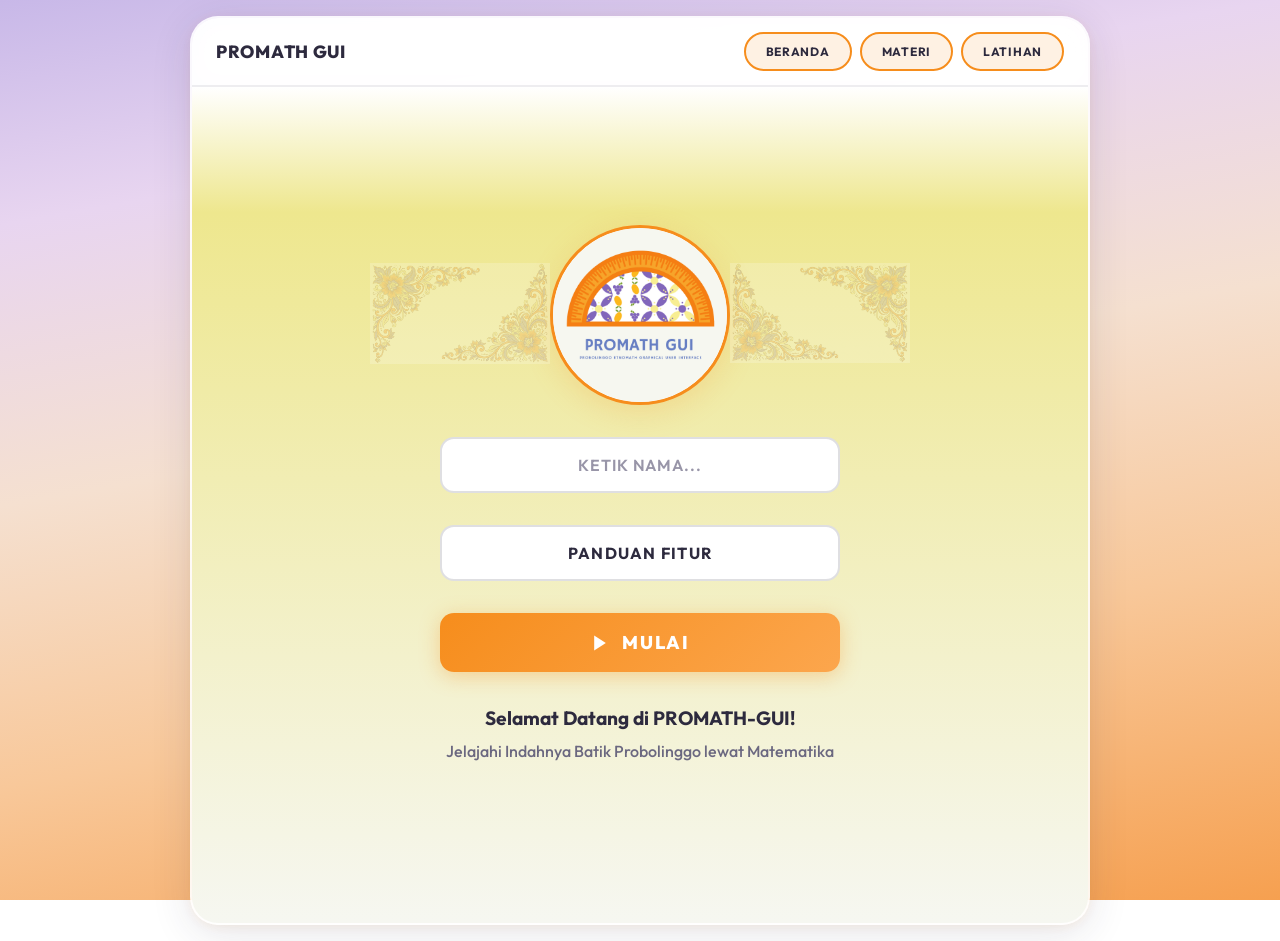
<file: index.html>
<!DOCTYPE html>
<html lang="id">

<head>
    <meta charset="UTF-8">
    <meta name="viewport" content="width=device-width, initial-scale=1.0">
    <meta name="description"
        content="PROMATH GUI - Jelajahi Indahnya Batik Probolinggo lewat Matematika. Aplikasi pembelajaran interaktif yang menggabungkan seni batik dengan konsep matematika.">
    <title>PROMATH GUI - Batik Probolinggo & Matematika</title>
    <link rel="preconnect" href="https://fonts.googleapis.com">
    <link rel="preconnect" href="https://fonts.gstatic.com" crossorigin>
    <link href="https://fonts.googleapis.com/css2?family=Outfit:wght@300;400;500;600;700;800&display=swap"
        rel="stylesheet">
    <link rel="stylesheet" href="style.css">
</head>

<body>

    <div class="app-frame" id="app-frame">

        <!-- ======== NAVBAR ======== -->
        <nav class="navbar" id="navbar">
            <!-- Welcome state: brand text on left -->
            <div class="nav-left nav-left-welcome" id="nav-left-welcome">
                <span class="navbar-brand">PROMATH GUI</span>
            </div>
            <!-- App state: avatar + greeting on left (hidden initially) -->
            <div class="nav-left nav-left-app hidden" id="nav-left-app">
                <div class="avatar" id="user-avatar">
                    <svg viewBox="0 0 24 24" fill="none" stroke="currentColor" stroke-width="2">
                        <path d="M20 21v-2a4 4 0 0 0-4-4H8a4 4 0 0 0-4 4v2" />
                        <circle cx="12" cy="7" r="4" />
                    </svg>
                </div>
                <span class="greeting" id="greeting-text">Hai, ....</span>
            </div>

            <div class="nav-right">
                <a href="#" class="nav-btn" id="nav-beranda" data-page="beranda">BERANDA</a>
                <a href="#" class="nav-btn" id="nav-materi" data-page="materi">MATERI</a>
                <a href="#" class="nav-btn" id="nav-latihan" data-page="latihan">LATIHAN</a>
            </div>
        </nav>

        <!-- ======== PAGE: WELCOME (halaman utama / pertama) ======== -->
        <div class="page page-welcome active" id="page-welcome">

            <!-- Hero area with batik + logo -->
            <div class="hero-area">
                <div class="batik-side batik-left">
                    <img src="assets/images/batik-decoration.jpg" alt="Dekorasi Batik Kiri">
                </div>
                <div class="logo-container">
                    <div class="logo-circle">
                        <img src="assets/images/logo.png" alt="PROMATH Logo" class="logo-image">
                    </div>
                </div>
                <div class="batik-side batik-right">
                    <img src="assets/images/batik-decoration.jpg" alt="Dekorasi Batik Kanan">
                </div>
            </div>

            <!-- Input nama -->
            <div class="input-group">
                <input type="text" id="nama-input" placeholder="KETIK NAMA..." autocomplete="off">
            </div>

            <!-- Panduan Fitur Button -->
            <button class="btn-panduan" id="btn-panduan">PANDUAN FITUR</button>

            <!-- Tombol Mulai / Masuk -->
            <button class="btn-mulai" id="btn-mulai">
                <svg viewBox="0 0 24 24" fill="none" stroke="currentColor" stroke-width="2.5" width="20" height="20">
                    <polygon points="5 3 19 12 5 21 5 3" />
                </svg>
                <span>MULAI</span>
            </button>

            <!-- Welcome Text -->
            <div class="welcome-text">
                <p class="welcome-bold">Selamat Datang di PROMATH-GUI!</p>
                <p class="welcome-sub">Jelajahi Indahnya Batik Probolinggo lewat Matematika</p>
            </div>

        </div>

        <!-- ======== PAGE: BERANDA (setelah klik BERANDA) ======== -->
        <div class="page page-beranda" id="page-beranda">
            <div class="beranda-scroll">

                <!-- Hexagon MULAI BELAJAR -->
                <div class="hero-banner" id="hero-banner">
                    <div class="hexagon-wrap">
                        <div class="hexagon">
                            <svg class="hex-icon" viewBox="0 0 24 24" fill="none" stroke="currentColor"
                                stroke-width="1.5">
                                <polygon points="12 2 22 8.5 22 15.5 12 22 2 15.5 2 8.5 12 2" />
                            </svg>
                        </div>
                        <span class="hero-label">MULAI BELAJAR</span>
                    </div>
                </div>

                <!-- Menu Items (zigzag) -->
                <div class="menu-list">
                    <a href="#" class="menu-item item-left" id="menu-galeri">
                        <span class="menu-text">Galeri Etnomatematika</span>
                        <div class="menu-icon">
                            <svg viewBox="0 0 40 40">
                                <ellipse cx="20" cy="12" rx="5" ry="10" fill="currentColor" opacity="0.85" />
                                <ellipse cx="20" cy="12" rx="5" ry="10" fill="currentColor" opacity="0.85"
                                    transform="rotate(90 20 20)" />
                                <ellipse cx="20" cy="12" rx="5" ry="10" fill="currentColor" opacity="0.85"
                                    transform="rotate(45 20 20)" />
                                <ellipse cx="20" cy="12" rx="5" ry="10" fill="currentColor" opacity="0.85"
                                    transform="rotate(135 20 20)" />
                            </svg>
                        </div>
                    </a>
                    <a href="#" class="menu-item item-right" id="menu-studio">
                        <div class="menu-icon">
                            <svg viewBox="0 0 40 40">
                                <circle cx="20" cy="10" r="5" fill="currentColor" opacity="0.8" />
                                <circle cx="10" cy="25" r="5" fill="currentColor" opacity="0.8" />
                                <circle cx="30" cy="25" r="5" fill="currentColor" opacity="0.8" />
                                <circle cx="20" cy="20" r="4" fill="currentColor" opacity="0.6" />
                            </svg>
                        </div>
                        <span class="menu-text">Studio Simulasi Interaktif</span>
                    </a>
                    <a href="#" class="menu-item item-left" id="menu-zona">
                        <span class="menu-text">Zona Tantangan</span>
                        <div class="menu-icon">
                            <svg viewBox="0 0 40 40">
                                <circle cx="20" cy="20" r="12" fill="none" stroke="currentColor" stroke-width="2" />
                                <circle cx="20" cy="20" r="6" fill="none" stroke="currentColor" stroke-width="2" />
                                <line x1="20" y1="2" x2="20" y2="8" stroke="currentColor" stroke-width="2.5" />
                                <line x1="20" y1="32" x2="20" y2="38" stroke="currentColor" stroke-width="2.5" />
                                <line x1="2" y1="20" x2="8" y2="20" stroke="currentColor" stroke-width="2.5" />
                                <line x1="32" y1="20" x2="38" y2="20" stroke="currentColor" stroke-width="2.5" />
                            </svg>
                        </div>
                    </a>
                    <a href="#" class="menu-item item-right" id="menu-dashboard">
                        <div class="menu-icon">
                            <svg viewBox="0 0 40 40">
                                <path d="M20 6 L23 13 L30 13 L24.5 18 L26.5 25 L20 21 L13.5 25 L15.5 18 L10 13 L17 13 Z"
                                    fill="currentColor" opacity="0.85" />
                                <circle cx="20" cy="30" r="5" fill="none" stroke="currentColor" stroke-width="2" />
                                <circle cx="20" cy="30" r="2" fill="currentColor" />
                            </svg>
                        </div>
                        <span class="menu-text">Dashboard & Progres</span>
                    </a>
                </div>

                <!-- Footer -->
                <div class="beranda-footer">
                    <div class="footer-batik">
                        <img src="assets/images/batik-decoration.jpg" alt="Dekorasi Batik">
                    </div>
                    <div class="footer-brand">
                        <span class="footer-text">PROMATH GUI</span>
                        <div class="footer-logo">
                            <img src="assets/images/logo.png" alt="Logo">
                        </div>
                    </div>
                </div>

            </div>
        </div>

        <!-- ======== PAGE: MATERI - GALERI ETNOMATEMATIKA ======== -->
        <div class="page page-materi-galeri" id="page-materi-galeri">
            <div class="materi-scroll">

                <!-- Title + batik deco -->
                <div class="materi-header">
                    <h2 class="materi-title" id="galeri-title">Galeri Etnomatematika</h2>
                    <div class="materi-header-deco">
                        <img src="assets/images/batik-decoration.jpg" alt="Dekorasi">
                    </div>
                </div>

                <!-- Materi Awal Section -->
                <div class="materi-awal-section">
                    <div class="materi-awal-label">
                        <svg viewBox="0 0 24 24" fill="none" stroke="currentColor" stroke-width="2" width="18"
                            height="18">
                            <path d="M2 3h6a4 4 0 0 1 4 4v14a3 3 0 0 0-3-3H2z" />
                            <path d="M22 3h-6a4 4 0 0 0-4 4v14a3 3 0 0 1 3-3h7z" />
                        </svg>
                        <span>Materi Awal</span>
                    </div>

                    <!-- Translasi -->
                    <div class="materi-card" id="materi-translasi">
                        <div class="materi-card-header">
                            <div class="materi-card-icon materi-card-icon-orange">
                                <svg viewBox="0 0 24 24" fill="none" stroke="currentColor" stroke-width="2" width="20"
                                    height="20">
                                    <line x1="5" y1="12" x2="19" y2="12" />
                                    <polyline points="12 5 19 12 12 19" />
                                </svg>
                            </div>
                            <h3>Translasi <span class="materi-card-sub">(Pergeseran)</span></h3>
                        </div>
                        <div class="materi-card-body">
                            <p>Translasi (pergeseran) adalah perubahan posisi suatu objek (titik, garis, atau bangun)
                                dengan jarak dan arah tertentu. Suatu translasi dapat diwakili oleh sebuah garis
                                berarah.</p>
                            <div class="materi-formula">
                                <span class="formula-label">Rumus:</span>
                                Bayangan titik <strong>A(x, y)</strong> oleh translasi
                                <span class="translasi-vektor">
                                    <span class="vektor-wrap">
                                        <span class="vektor-bracket">(</span>
                                        <span class="vektor-col">
                                            <span>a</span>
                                            <span>b</span>
                                        </span>
                                        <span class="vektor-bracket">)</span>
                                    </span>
                                </span>
                                adalah <strong>A'(x + a, y + b)</strong>.
                            </div>
                            <p class="materi-source">Sumber: Kristanto, Y. D., Taqiyuddin, M., Yulfiana, E., &amp;
                                Rukmana, I. (2022). Matematika untuk SMP/MTs kelas IX. Pusat Perbukuan.</p>
                        </div>
                    </div>

                    <!-- Refleksi -->
                    <div class="materi-card" id="materi-refleksi">
                        <div class="materi-card-header">
                            <div class="materi-card-icon materi-card-icon-purple">
                                <svg viewBox="0 0 24 24" fill="none" stroke="currentColor" stroke-width="2" width="20"
                                    height="20">
                                    <line x1="12" y1="2" x2="12" y2="22" stroke-dasharray="3 2" />
                                    <polygon points="6 8 2 14 10 14" />
                                    <polygon points="18 8 22 14 14 14" />
                                </svg>
                            </div>
                            <h3>Refleksi <span class="materi-card-sub">(Pencerminan)</span></h3>
                        </div>
                        <div class="materi-card-body">
                            <p>Transformasi yang memindahkan setiap titik pada suatu objek dengan menggunakan sifat pada
                                cermin datar.</p>
                            <div class="materi-formula">
                                <span class="formula-label">Rumus:</span>
                                <ul class="formula-list">
                                    <li>Bayangan titik <strong>P(x, y)</strong> yang direfleksikan terhadap
                                        <strong>sumbu x</strong> adalah <strong>P'(x, −y)</strong>.
                                    </li>
                                    <li>Bayangan titik <strong>P(x, y)</strong> yang direfleksikan terhadap
                                        <strong>sumbu y</strong> adalah <strong>P'(−x, y)</strong>.
                                    </li>
                                    <li>Bayangan titik <strong>P(x, y)</strong> yang direfleksikan terhadap
                                        <strong>titik pusat O(0,0)</strong> adalah <strong>P'(−x, −y)</strong>.
                                    </li>
                                </ul>
                            </div>
                            <p class="materi-source">Sumber: Kristanto, Y. D., Taqiyuddin, M., Yulfiana, E., &amp;
                                Rukmana, I. (2022). Matematika untuk SMP/MTs kelas IX. Pusat Perbukuan.</p>
                        </div>
                    </div>

                    <!-- Rotasi -->
                    <div class="materi-card" id="materi-rotasi">
                        <div class="materi-card-header">
                            <div class="materi-card-icon materi-card-icon-yellow">
                                <svg viewBox="0 0 24 24" fill="none" stroke="currentColor" stroke-width="2" width="20"
                                    height="20">
                                    <path d="M21.5 2v6h-6" />
                                    <path d="M21.5 8A9 9 0 1 0 18.36 18.36" />
                                </svg>
                            </div>
                            <h3>Rotasi <span class="materi-card-sub">(Perputaran)</span></h3>
                        </div>
                        <div class="materi-card-body">
                            <p>Transformasi dengan memutar suatu objek sampai sudut dan arah tertentu terhadap titik
                                yang tetap / titik pusat rotasi.</p>
                            <div class="rotasi-tabel-wrap">
                                <table class="rotasi-tabel">
                                    <thead>
                                        <tr>
                                            <th>Titik Awal</th>
                                            <th>Pusat Rotasi</th>
                                            <th>Sudut Rotasi</th>
                                            <th>Arah Rotasi</th>
                                            <th>Bayangan Hasil Rotasi</th>
                                        </tr>
                                    </thead>
                                    <tbody>
                                        <tr>
                                            <td><em>(x, y)</em></td>
                                            <td>(0,0)</td>
                                            <td><strong>90°</strong></td>
                                            <td>Searah jarum jam</td>
                                            <td><strong>(y, &minus;x)</strong></td>
                                        </tr>
                                        <tr>
                                            <td><em>(x, y)</em></td>
                                            <td>(0,0)</td>
                                            <td><strong>90°</strong></td>
                                            <td>Berlawanan arah jarum jam</td>
                                            <td><strong>(&minus;y, x)</strong></td>
                                        </tr>
                                        <tr>
                                            <td><em>(x, y)</em></td>
                                            <td>(0,0)</td>
                                            <td><strong>180°</strong></td>
                                            <td>Searah jarum jam / berlawanan arah jarum jam</td>
                                            <td><strong>(&minus;x, &minus;y)</strong></td>
                                        </tr>
                                        <tr>
                                            <td><em>(x, y)</em></td>
                                            <td>(0,0)</td>
                                            <td><strong>270°</strong></td>
                                            <td>Searah jarum jam</td>
                                            <td><strong>(&minus;y, x)</strong></td>
                                        </tr>
                                        <tr>
                                            <td><em>(x, y)</em></td>
                                            <td>(0,0)</td>
                                            <td><strong>270°</strong></td>
                                            <td>Berlawanan arah jarum jam</td>
                                            <td><strong>(y, &minus;x)</strong></td>
                                        </tr>
                                    </tbody>
                                </table>
                            </div>
                            <p class="materi-source">Sumber: Kristanto, Y. D., Taqiyuddin, M., Yulfiana, E., &amp;
                                Rukmana, I. (2022). Matematika untuk SMP/MTs kelas IX. Pusat Perbukuan.</p>
                        </div>
                    </div>

                    <!-- Dilatasi -->
                    <div class="materi-card" id="materi-dilatasi">
                        <div class="materi-card-header">
                            <div class="materi-card-icon materi-card-icon-green">
                                <svg viewBox="0 0 24 24" fill="none" stroke="currentColor" stroke-width="2" width="20"
                                    height="20">
                                    <rect x="4" y="4" width="8" height="8" rx="1" />
                                    <rect x="8" y="8" width="12" height="12" rx="1.5" stroke-dasharray="3 2" />
                                    <polyline points="14 4 20 4 20 10" />
                                </svg>
                            </div>
                            <h3>Dilatasi <span class="materi-card-sub">(Perkalian Skala)</span></h3>
                        </div>
                        <div class="materi-card-body">
                            <div class="materi-formula">
                                <span class="formula-label">Dilatasi [O, k]:</span>
                                Bayangan dari titik <strong>A(x, y)</strong> yang didilatasikan terhadap pusat
                                <strong>O(0, 0)</strong> dengan faktor skala <strong>k</strong> adalah <strong>A'(kx,
                                    ky)</strong>.
                            </div>
                            <div class="materi-formula" style="margin-top:0.5rem;">
                                <span class="formula-label">Dilatasi [P(a,b), k]:</span>
                                Bayangan dari titik <strong>A(x, y)</strong> yang didilatasikan terhadap pusat
                                <strong>P(a, b)</strong> dan faktor skala <strong>k</strong> adalah <strong>A'(k(x − a)
                                    + a, k(y − b) + b)</strong>.
                            </div>
                            <p class="materi-source">Sumber: Kristanto, Y. D., Taqiyuddin, M., Yulfiana, E., &amp;
                                Rukmana, I. (2022). Matematika untuk SMP/MTs kelas IX. Pusat Perbukuan.</p>
                        </div>
                    </div>

                    <!-- Kekongruenan -->
                    <div class="materi-card" id="materi-kekongruenan">
                        <div class="materi-card-header">
                            <div class="materi-card-icon materi-card-icon-teal">
                                <svg viewBox="0 0 24 24" fill="none" stroke="currentColor" stroke-width="2" width="20"
                                    height="20">
                                    <rect x="3" y="6" width="8" height="8" rx="1" />
                                    <rect x="13" y="6" width="8" height="8" rx="1" />
                                    <line x1="11" y1="18" x2="13" y2="18" stroke-width="2.5" />
                                    <line x1="10" y1="20" x2="14" y2="20" stroke-width="2.5" />
                                </svg>
                            </div>
                            <h3>Kekongruenan <span class="materi-card-sub">(≅)</span></h3>
                        </div>
                        <div class="materi-card-body">
                            <p>Dua bangun datar dikatakan <strong>kongruen</strong> jika terdapat transformasi kaku
                                (translasi, refleksi, atau rotasi) tunggal atau rangkaian transformasi kaku yang membuat
                                bangun datar pertama tepat berimpit dengan bangun datar kedua.</p>
                            <p class="materi-source">Sumber: Kristanto, Y. D., Taqiyuddin, M., Yulfiana, E., &amp;
                                Rukmana, I. (2022). Matematika untuk SMP/MTs kelas IX. Pusat Perbukuan.</p>
                        </div>
                    </div>

                    <!-- Kesebangunan -->
                    <div class="materi-card" id="materi-kesebangunan">
                        <div class="materi-card-header">
                            <div class="materi-card-icon materi-card-icon-indigo">
                                <svg viewBox="0 0 24 24" fill="none" stroke="currentColor" stroke-width="2" width="20"
                                    height="20">
                                    <rect x="3" y="8" width="6" height="6" rx="1" />
                                    <rect x="13" y="4" width="10" height="10" rx="1.5" />
                                    <path d="M9 14 L13 14" stroke-dasharray="2 2" />
                                </svg>
                            </div>
                            <h3>Kesebangunan <span class="materi-card-sub">(~)</span></h3>
                        </div>
                        <div class="materi-card-body">
                            <p>Dua poligon (segi banyak) dikatakan <strong>sebangun</strong> jika dan hanya jika dua
                                syarat terpenuhi:</p>
                            <ul class="formula-list">
                                <li>Semua pasangan sudut yang bersesuaian <strong>kongruen</strong> (sama besar).</li>
                                <li>Semua pasangan sisi yang bersesuaian <strong>sebanding</strong> (proporsional).</li>
                            </ul>
                            <p class="materi-source">Sumber: Alexander, D. C., &amp; Koeberlein, G. M. (2010).
                                Elementary geometry for college students (5th ed.). Brooks/Cole, Cengage Learning.</p>
                        </div>
                    </div>
                </div>

                <!-- ======== SLIDER: Analisis Transformasi pada Batik ======== -->
                <div class="galeri-slider-container" id="galeri-slider">
                    <!-- Slider Header -->
                    <div class="galeri-slider-header">
                        <div class="galeri-slider-title-row">
                            <svg viewBox="0 0 24 24" fill="none" stroke="currentColor" stroke-width="2" width="20"
                                height="20">
                                <rect x="3" y="3" width="18" height="18" rx="2" />
                                <circle cx="8.5" cy="8.5" r="1.5" />
                                <polyline points="21 15 16 10 5 21" />
                            </svg>
                            <span>Analisis Transformasi Geometri pada Batik</span>
                        </div>
                        <div class="galeri-slider-nav">
                            <button class="galeri-slider-btn galeri-slider-prev" id="galeri-prev"
                                aria-label="Slide sebelumnya">
                                <svg viewBox="0 0 24 24" fill="none" stroke="currentColor" stroke-width="2.5" width="18"
                                    height="18">
                                    <polyline points="15 18 9 12 15 6" />
                                </svg>
                            </button>
                            <div class="galeri-slider-counter" id="galeri-counter">
                                <span class="galeri-counter-current" id="galeri-current">1</span>
                                <span class="galeri-counter-sep">/</span>
                                <span class="galeri-counter-total" id="galeri-total">10</span>
                            </div>
                            <button class="galeri-slider-btn galeri-slider-next" id="galeri-next"
                                aria-label="Slide berikutnya">
                                <svg viewBox="0 0 24 24" fill="none" stroke="currentColor" stroke-width="2.5" width="18"
                                    height="18">
                                    <polyline points="9 18 15 12 9 6" />
                                </svg>
                            </button>
                        </div>
                    </div>

                    <!-- Slider Dots -->
                    <div class="galeri-slider-dots" id="galeri-dots"></div>

                    <!-- Slider Track -->
                    <div class="galeri-slider-track" id="galeri-track">

                        <!-- SLIDE 1 -->
                        <div class="galeri-slide galeri-slide-active" data-slide="0">
                            <div class="galeri-analisis-section">
                                <div class="galeri-analisis-label">
                                    <svg viewBox="0 0 24 24" fill="none" stroke="currentColor" stroke-width="2"
                                        width="18" height="18">
                                        <rect x="3" y="3" width="18" height="18" rx="2" />
                                        <circle cx="8.5" cy="8.5" r="1.5" />
                                        <polyline points="21 15 16 10 5 21" />
                                    </svg>
                                    <span>Analisis Transformasi Geometri pada Batik</span>
                                </div>

                                <!-- Foto batik dengan highlight transformasi -->
                                <div class="galeri-image-showcase" id="galeri-image-showcase">
                                    <div class="galeri-showcase-card">
                                        <div class="galeri-showcase-img-wrap">
                                            <img src="assets/images/batik-transformasi-analisis.png"
                                                alt="Analisis Transformasi Geometri pada Motif Batik Probolinggo"
                                                class="galeri-showcase-img" id="img-batik-analisis">
                                        </div>
                                        <div class="galeri-showcase-caption">
                                            <div class="galeri-caption-icon">
                                                <svg viewBox="0 0 24 24" fill="none" stroke="currentColor"
                                                    stroke-width="2" width="16" height="16">
                                                    <circle cx="12" cy="12" r="10" />
                                                    <line x1="12" y1="16" x2="12" y2="12" />
                                                    <line x1="12" y1="8" x2="12.01" y2="8" />
                                                </svg>
                                            </div>
                                            <p>Motif batik Probolinggo yang dianalisis menggunakan <strong>highlight
                                                    warna</strong> untuk mengidentifikasi empat jenis transformasi
                                                geometri: <strong>Translasi</strong> (kuning & biru muda),
                                                <strong>Refleksi</strong> (merah), <strong>Rotasi</strong> (ungu), dan
                                                <strong>Dilatasi</strong> (hijau).
                                            </p>
                                        </div>
                                    </div>
                                </div>

                                <!-- Tabel penjelasan transformasi -->
                                <div class="galeri-tabel-section">
                                    <div class="galeri-tabel-header">
                                        <svg viewBox="0 0 24 24" fill="none" stroke="currentColor" stroke-width="2"
                                            width="16" height="16">
                                            <rect x="3" y="3" width="18" height="18" rx="2" />
                                            <line x1="3" y1="9" x2="21" y2="9" />
                                            <line x1="3" y1="15" x2="21" y2="15" />
                                            <line x1="9" y1="3" x2="9" y2="21" />
                                        </svg>
                                        <span>Tabel Jenis Transformasi pada Batik</span>
                                    </div>

                                    <!-- Tabel visual -->
                                    <div class="galeri-tabel-wrap">
                                        <table class="galeri-tabel" id="tabel-transformasi">
                                            <thead>
                                                <tr>
                                                    <th>Warna Highlight</th>
                                                    <th>Jenis Transformasi</th>
                                                    <th>Penjelasan Penampakan pada Batik</th>
                                                </tr>
                                            </thead>
                                            <tbody>
                                                <tr>
                                                    <td>
                                                        <div class="color-badge-group color-badge-stacked">
                                                            <div class="color-badge-row">
                                                                <span class="color-badge color-yellow"></span>
                                                                <span class="color-badge-text">Kuning</span>
                                                            </div>
                                                            <div class="color-badge-row">
                                                                <span class="color-badge color-cyan"></span>
                                                                <span class="color-badge-text">Biru Muda</span>
                                                            </div>
                                                        </div>
                                                    </td>
                                                    <td><strong class="text-color-yellow">Translasi</strong><br><span
                                                            class="transform-sub">(Pergeseran)</span></td>
                                                    <td>Motif utama dalam kotak (ujung kiri atas) digeser secara
                                                        horisontal ke kanan sejauh <em>a</em> satuan untuk membentuk
                                                        unit kotak berikutnya.</td>
                                                </tr>
                                                <tr>
                                                    <td>
                                                        <div class="color-badge-group">
                                                            <span class="color-badge color-red"></span>
                                                            <span class="color-badge-text">Merah<br>(Garis Putih)</span>
                                                        </div>
                                                    </td>
                                                    <td><strong class="text-color-red">Refleksi</strong><br><span
                                                            class="transform-sub">(Pencerminan)</span></td>
                                                    <td>Di dalam satu modul kotak, area berwarna merah marun bertekstur
                                                        jaring dicerminkan terhadap garis diagonal (garis sumbu cermin)
                                                        menghasilkan bentuk simetris berlawanan.</td>
                                                </tr>
                                                <tr>
                                                    <td>
                                                        <div class="color-badge-group">
                                                            <span class="color-badge color-purple"></span>
                                                            <span class="color-badge-text">Ungu</span>
                                                        </div>
                                                    </td>
                                                    <td><strong class="text-color-purple">Rotasi</strong><br><span
                                                            class="transform-sub">(Perputaran)</span></td>
                                                    <td>Motif lengkung sulur daun diputar sebesar <em>180°</em> pada
                                                        baris berikutnya, sehingga orientasi lengkungan dan posisi daun
                                                        berbalik arah.</td>
                                                </tr>
                                                <tr>
                                                    <td>
                                                        <div class="color-badge-group">
                                                            <span class="color-badge color-green"></span>
                                                            <span class="color-badge-text">Hijau</span>
                                                        </div>
                                                    </td>
                                                    <td><strong class="text-color-green">Dilatasi</strong><br><span
                                                            class="transform-sub">(Pengukuran Skala)</span></td>
                                                    <td>Pola kerapatan jala (grid) mengalami perubahan skala rasio
                                                        ukuran garis kotak diagonal dari bagian dalam ke bagian tepi.
                                                    </td>
                                                </tr>
                                            </tbody>
                                        </table>
                                    </div>

                                </div>
                            </div>
                        </div>

                        <!-- SLIDE 2 -->
                        <div class="galeri-slide" data-slide="1">
                            <!-- ======== Analisis Transformasi pada Batik Mangga ======== -->
                            <div class="galeri-analisis-section">
                                <div class="galeri-analisis-label">
                                    <svg viewBox="0 0 24 24" fill="none" stroke="currentColor" stroke-width="2"
                                        width="18" height="18">
                                        <rect x="3" y="3" width="18" height="18" rx="2" />
                                        <circle cx="8.5" cy="8.5" r="1.5" />
                                        <polyline points="21 15 16 10 5 21" />
                                    </svg>
                                    <span>Analisis Transformasi pada Batik Mangga</span>
                                </div>

                                <!-- Foto batik mangga dengan highlight transformasi -->
                                <div class="galeri-image-showcase" id="galeri-image-showcase-2">
                                    <div class="galeri-showcase-card">
                                        <div class="galeri-showcase-img-wrap">
                                            <img src="assets/images/batik-mangga-analisis.png"
                                                alt="Analisis Transformasi Geometri pada Motif Batik Mangga Probolinggo"
                                                class="galeri-showcase-img" id="img-batik-mangga">
                                        </div>
                                        <div class="galeri-showcase-caption">
                                            <div class="galeri-caption-icon">
                                                <svg viewBox="0 0 24 24" fill="none" stroke="currentColor"
                                                    stroke-width="2" width="16" height="16">
                                                    <circle cx="12" cy="12" r="10" />
                                                    <line x1="12" y1="16" x2="12" y2="12" />
                                                    <line x1="12" y1="8" x2="12.01" y2="8" />
                                                </svg>
                                            </div>
                                            <p>Motif batik mangga Probolinggo dianalisis menggunakan <strong>highlight
                                                    warna</strong> untuk mengidentifikasi tiga jenis transformasi
                                                geometri: <strong>Translasi Diagonal</strong> (kuning &amp; biru muda),
                                                <strong>Rotasi</strong> (ungu), dan <strong>Dilatasi</strong> (hijau).
                                            </p>
                                        </div>
                                    </div>
                                </div>

                                <!-- Tabel penjelasan transformasi batik mangga -->
                                <div class="galeri-tabel-section">
                                    <div class="galeri-tabel-header">
                                        <svg viewBox="0 0 24 24" fill="none" stroke="currentColor" stroke-width="2"
                                            width="16" height="16">
                                            <rect x="3" y="3" width="18" height="18" rx="2" />
                                            <line x1="3" y1="9" x2="21" y2="9" />
                                            <line x1="3" y1="15" x2="21" y2="15" />
                                            <line x1="9" y1="3" x2="9" y2="21" />
                                        </svg>
                                        <span>Tabel Jenis Transformasi pada Batik Mangga</span>
                                    </div>

                                    <div class="galeri-tabel-wrap">
                                        <table class="galeri-tabel" id="tabel-transformasi-mangga">
                                            <thead>
                                                <tr>
                                                    <th>Warna Highlight</th>
                                                    <th>Jenis Transformasi</th>
                                                    <th>Penjelasan Penampakan pada Batik</th>
                                                </tr>
                                            </thead>
                                            <tbody>
                                                <tr>
                                                    <td>
                                                        <div class="color-badge-group color-badge-stacked">
                                                            <div class="color-badge-row">
                                                                <span class="color-badge color-yellow"></span>
                                                                <span class="color-badge-text">Kuning</span>
                                                            </div>
                                                            <div class="color-badge-row">
                                                                <span class="color-badge color-cyan"></span>
                                                                <span class="color-badge-text">Biru Muda</span>
                                                            </div>
                                                        </div>
                                                    </td>
                                                    <td><strong class="text-color-yellow">Translasi
                                                            Diagonal</strong><br><span
                                                            class="transform-sub">(Pergeseran)</span></td>
                                                    <td>Rangkaian pasang buah mangga oranye berpindah secara sejajar
                                                        menyusuri garis diagonal garis latar (vektor panah merah) dari
                                                        kiri atas ke kanan bawah.</td>
                                                </tr>
                                                <tr>
                                                    <td>
                                                        <div class="color-badge-group">
                                                            <span class="color-badge color-purple"></span>
                                                            <span class="color-badge-text">Ungu</span>
                                                        </div>
                                                    </td>
                                                    <td><strong class="text-color-purple">Rotasi</strong><br><span
                                                            class="transform-sub">(Perputaran Miring)</span></td>
                                                    <td>Tangkai dan daun mangga mengalami perputaran sudut rotasi
                                                        sekitar <em>90°</em> atau <em>180°</em> sehingga membentuk
                                                        keseimbangan visual di sepanjang kain.</td>
                                                </tr>
                                                <tr>
                                                    <td>
                                                        <div class="color-badge-group">
                                                            <span class="color-badge color-green"></span>
                                                            <span class="color-badge-text">Hijau</span>
                                                        </div>
                                                    </td>
                                                    <td><strong class="text-color-green">Dilatasi</strong><br><span
                                                            class="transform-sub">(Perubahan Skala Motif)</span></td>
                                                    <td>Pengrajin menggunakan prinsip dilatasi saat menggambar objek
                                                        buah mangga berukuran besar berbanding dengan butiran anggur
                                                        merah dan bunga kuning yang jauh lebih kecil (<em>k &lt;
                                                            1</em>).</td>
                                                </tr>
                                            </tbody>
                                        </table>
                                    </div>
                                </div>
                            </div>
                        </div>

                        <!-- SLIDE 3 -->
                        <div class="galeri-slide" data-slide="2">
                            <!-- ======== Analisis Transformasi pada Batik Bunga ======== -->
                            <div class="galeri-analisis-section">
                                <div class="galeri-analisis-label">
                                    <svg viewBox="0 0 24 24" fill="none" stroke="currentColor" stroke-width="2"
                                        width="18" height="18">
                                        <rect x="3" y="3" width="18" height="18" rx="2" />
                                        <circle cx="8.5" cy="8.5" r="1.5" />
                                        <polyline points="21 15 16 10 5 21" />
                                    </svg>
                                    <span>Analisis Transformasi pada Batik Bunga</span>
                                </div>

                                <!-- Foto batik bunga dengan highlight transformasi -->
                                <div class="galeri-image-showcase" id="galeri-image-showcase-3">
                                    <div class="galeri-showcase-card">
                                        <div class="galeri-showcase-img-wrap">
                                            <img src="assets/images/batik-bunga-analisis.png"
                                                alt="Analisis Transformasi Geometri pada Motif Batik Bunga Probolinggo"
                                                class="galeri-showcase-img" id="img-batik-bunga">
                                        </div>
                                        <div class="galeri-showcase-caption">
                                            <div class="galeri-caption-icon">
                                                <svg viewBox="0 0 24 24" fill="none" stroke="currentColor"
                                                    stroke-width="2" width="16" height="16">
                                                    <circle cx="12" cy="12" r="10" />
                                                    <line x1="12" y1="16" x2="12" y2="12" />
                                                    <line x1="12" y1="8" x2="12.01" y2="8" />
                                                </svg>
                                            </div>
                                            <p>Motif batik bunga Probolinggo dianalisis menggunakan <strong>highlight
                                                    warna</strong> untuk mengidentifikasi lima konsep geometri:
                                                <strong>Translasi</strong> (biru), <strong>Refleksi</strong> (merah),
                                                <strong>Rotasi</strong> (hijau tua), <strong>Dilatasi</strong>
                                                (kuning/oranye), dan <strong>Kekongruenan</strong> (ungu).
                                            </p>
                                        </div>
                                    </div>
                                </div>

                                <!-- Tabel penjelasan transformasi batik bunga -->
                                <div class="galeri-tabel-section">
                                    <div class="galeri-tabel-header">
                                        <svg viewBox="0 0 24 24" fill="none" stroke="currentColor" stroke-width="2"
                                            width="16" height="16">
                                            <rect x="3" y="3" width="18" height="18" rx="2" />
                                            <line x1="3" y1="9" x2="21" y2="9" />
                                            <line x1="3" y1="15" x2="21" y2="15" />
                                            <line x1="9" y1="3" x2="9" y2="21" />
                                        </svg>
                                        <span>Tabel Jenis Transformasi pada Batik Bunga</span>
                                    </div>

                                    <div class="galeri-tabel-wrap">
                                        <table class="galeri-tabel" id="tabel-transformasi-bunga">
                                            <thead>
                                                <tr>
                                                    <th>Warna Highlight</th>
                                                    <th>Jenis Transformasi</th>
                                                    <th>Penjelasan Penampakan pada Batik</th>
                                                </tr>
                                            </thead>
                                            <tbody>
                                                <tr>
                                                    <td>
                                                        <div class="color-badge-group">
                                                            <span class="color-badge color-blue"></span>
                                                            <span class="color-badge-text">Biru</span>
                                                        </div>
                                                    </td>
                                                    <td><strong class="text-color-blue">Translasi</strong><br><span
                                                            class="transform-sub">(Pergeseran Motif)</span></td>
                                                    <td>Motif bunga berwarna kuning-emas diulang sejajar secara
                                                        horizontal dan vertikal. Posisi Bunga 1 digeser sejauh vektor
                                                        <em>T(a, 0)</em> untuk menghasilkan Bunga 2 di sebelahnya.
                                                    </td>
                                                </tr>
                                                <tr>
                                                    <td>
                                                        <div class="color-badge-group">
                                                            <span class="color-badge color-red"></span>
                                                            <span class="color-badge-text">Merah</span>
                                                        </div>
                                                    </td>
                                                    <td><strong class="text-color-red">Refleksi</strong><br><span
                                                            class="transform-sub">(Pencerminan Sumbu Simetri)</span>
                                                    </td>
                                                    <td>Pada Bunga Merah di bagian tengah, sisi kiri dan kanan merupakan
                                                        hasil pencerminan terhadap sumbu simetri tegak (vertikal),
                                                        sedangkan sisi atas dan bawah dicerminkan terhadap sumbu
                                                        mendatar (horizontal).</td>
                                                </tr>
                                                <tr>
                                                    <td>
                                                        <div class="color-badge-group">
                                                            <span class="color-badge color-teal"></span>
                                                            <span class="color-badge-text">Hijau Tua</span>
                                                        </div>
                                                    </td>
                                                    <td><strong class="text-color-teal">Rotasi</strong><br><span
                                                            class="transform-sub">(Perputaran Pusat Motif)</span></td>
                                                    <td>Kelopak bunga tersusun secara melingkar. Satu kelopak diputar
                                                        sebesar <em>90°</em> mengelilingi titik pusat bunga untuk
                                                        membentuk kelopak berikutnya.</td>
                                                </tr>
                                                <tr>
                                                    <td>
                                                        <div class="color-badge-group">
                                                            <span class="color-badge color-orange"></span>
                                                            <span class="color-badge-text">Kuning/Oranye</span>
                                                        </div>
                                                    </td>
                                                    <td><strong class="text-color-orange">Dilatasi &amp;
                                                            Kesebangunan</strong><br><span
                                                            class="transform-sub">(Perubahan Ukuran)</span></td>
                                                    <td>Terlihat perbedaan antara motif bunga kuning yang berukuran
                                                        besar dengan ornamen bunga kecil di atasnya. Keduanya sebangun
                                                        karena memiliki bentuk kelopak dan struktur yang serupa, tetapi
                                                        ukurannya diperkecil dengan faktor skala <em>k &lt; 1</em>.</td>
                                                </tr>
                                                <tr>
                                                    <td>
                                                        <div class="color-badge-group">
                                                            <span class="color-badge color-purple"></span>
                                                            <span class="color-badge-text">Ungu</span>
                                                        </div>
                                                    </td>
                                                    <td><strong class="text-color-purple">Kekongruenan</strong><br><span
                                                            class="transform-sub">(Persis Sama &amp; Identik)</span>
                                                    </td>
                                                    <td>Ornamen ukiran lengkung di pojok kiri bawah dan kanan bawah
                                                        adalah kongruen karena dicetak/dilukis dengan pola, panjang, dan
                                                        bentuk yang persis identik.</td>
                                                </tr>
                                            </tbody>
                                        </table>
                                    </div>
                                </div>
                            </div>
                        </div>

                        <!-- SLIDE 4 -->
                        <div class="galeri-slide" data-slide="3">
                            <!-- ======== Analisis Transformasi pada Batik Gurda ======== -->
                            <div class="galeri-analisis-section">
                                <div class="galeri-analisis-label">
                                    <svg viewBox="0 0 24 24" fill="none" stroke="currentColor" stroke-width="2"
                                        width="18" height="18">
                                        <rect x="3" y="3" width="18" height="18" rx="2" />
                                        <circle cx="8.5" cy="8.5" r="1.5" />
                                        <polyline points="21 15 16 10 5 21" />
                                    </svg>
                                    <span>Analisis Transformasi pada Batik Gurda</span>
                                </div>

                                <!-- Foto batik gurda dengan highlight transformasi -->
                                <div class="galeri-image-showcase" id="galeri-image-showcase-4">
                                    <div class="galeri-showcase-card">
                                        <div class="galeri-showcase-img-wrap">
                                            <img src="assets/images/batik-gurda-analisis.png"
                                                alt="Analisis Transformasi Geometri pada Motif Batik Gurda Probolinggo"
                                                class="galeri-showcase-img" id="img-batik-gurda">
                                        </div>
                                        <div class="galeri-showcase-caption">
                                            <div class="galeri-caption-icon">
                                                <svg viewBox="0 0 24 24" fill="none" stroke="currentColor"
                                                    stroke-width="2" width="16" height="16">
                                                    <circle cx="12" cy="12" r="10" />
                                                    <line x1="12" y1="16" x2="12" y2="12" />
                                                    <line x1="12" y1="8" x2="12.01" y2="8" />
                                                </svg>
                                            </div>
                                            <p>Motif batik gurda (sayap) Probolinggo dianalisis menggunakan
                                                <strong>highlight warna</strong> untuk mengidentifikasi dua jenis
                                                transformasi geometri: <strong>Rotasi 180° / Refleksi</strong> (merah)
                                                dan <strong>Translasi Diagonal</strong> (biru).
                                            </p>
                                        </div>
                                    </div>
                                </div>

                                <!-- Tabel penjelasan transformasi batik gurda -->
                                <div class="galeri-tabel-section">
                                    <div class="galeri-tabel-header">
                                        <svg viewBox="0 0 24 24" fill="none" stroke="currentColor" stroke-width="2"
                                            width="16" height="16">
                                            <rect x="3" y="3" width="18" height="18" rx="2" />
                                            <line x1="3" y1="9" x2="21" y2="9" />
                                            <line x1="3" y1="15" x2="21" y2="15" />
                                            <line x1="9" y1="3" x2="9" y2="21" />
                                        </svg>
                                        <span>Tabel Jenis Transformasi pada Batik Gurda</span>
                                    </div>

                                    <div class="galeri-tabel-wrap">
                                        <table class="galeri-tabel" id="tabel-transformasi-gurda">
                                            <thead>
                                                <tr>
                                                    <th>Warna Highlight</th>
                                                    <th>Jenis Transformasi</th>
                                                    <th>Penjelasan Penampakan pada Batik</th>
                                                </tr>
                                            </thead>
                                            <tbody>
                                                <tr>
                                                    <td>
                                                        <div class="color-badge-group color-badge-stacked">
                                                            <div class="color-badge-row">
                                                                <span class="color-badge color-red"></span>
                                                                <span class="color-badge-text">Merah</span>
                                                            </div>
                                                            <div class="color-badge-row">
                                                                <span class="color-badge color-pink"></span>
                                                                <span class="color-badge-text">Merah Muda</span>
                                                            </div>
                                                        </div>
                                                    </td>
                                                    <td><strong class="text-color-red">Rotasi 180° /
                                                            Refleksi</strong><br><span
                                                            class="transform-sub">(Transformasi Ornamen Sayap)</span>
                                                    </td>
                                                    <td>Motif sayap gurda di kanan atas jika diputar <em>180°</em>
                                                        terhadap titik pusat bidang kain batik akan menghasilkan posisi
                                                        dan orientasi motif sayap di kiri bawah.</td>
                                                </tr>
                                                <tr>
                                                    <td>
                                                        <div class="color-badge-group color-badge-stacked">
                                                            <div class="color-badge-row">
                                                                <span class="color-badge color-blue"></span>
                                                                <span class="color-badge-text">Biru</span>
                                                            </div>
                                                        </div>
                                                    </td>
                                                    <td><strong class="text-color-blue">Translasi
                                                            Diagonal</strong><br><span class="transform-sub">(Translasi
                                                            Sepanjang Garis Miring)</span></td>
                                                    <td>Pola daun-daun kecil dan sulur berulang secara konsisten
                                                        mengikuti pola garis lurus diagonal. Hal ini menerapkan
                                                        translasi berulang <em>T(a, b)</em>.</td>
                                                </tr>
                                            </tbody>
                                        </table>
                                    </div>
                                </div>
                            </div>
                        </div>

                        <!-- SLIDE 5 -->
                        <div class="galeri-slide" data-slide="4">
                            <!-- ======== Analisis Transformasi pada Batik Daun ======== -->
                            <div class="galeri-analisis-section">
                                <div class="galeri-analisis-label">
                                    <svg viewBox="0 0 24 24" fill="none" stroke="currentColor" stroke-width="2"
                                        width="18" height="18">
                                        <rect x="3" y="3" width="18" height="18" rx="2" />
                                        <circle cx="8.5" cy="8.5" r="1.5" />
                                        <polyline points="21 15 16 10 5 21" />
                                    </svg>
                                    <span>Analisis Transformasi pada Batik Daun</span>
                                </div>

                                <!-- Foto batik daun dengan highlight transformasi -->
                                <div class="galeri-image-showcase" id="galeri-image-showcase-5">
                                    <div class="galeri-showcase-card">
                                        <div class="galeri-showcase-img-wrap galeri-showcase-img-wrap-light">
                                            <img src="assets/images/batik-daun-analisis.png"
                                                alt="Analisis Transformasi Geometri pada Motif Batik Daun Probolinggo"
                                                class="galeri-showcase-img" id="img-batik-daun">
                                        </div>
                                        <div class="galeri-showcase-caption">
                                            <div class="galeri-caption-icon">
                                                <svg viewBox="0 0 24 24" fill="none" stroke="currentColor"
                                                    stroke-width="2" width="16" height="16">
                                                    <circle cx="12" cy="12" r="10" />
                                                    <line x1="12" y1="16" x2="12" y2="12" />
                                                    <line x1="12" y1="8" x2="12.01" y2="8" />
                                                </svg>
                                            </div>
                                            <p>Motif batik daun Probolinggo dianalisis menggunakan <strong>highlight
                                                    warna</strong> untuk mengidentifikasi enam konsep geometri:
                                                <strong>Translasi</strong> (merah), <strong>Refleksi</strong> (ungu),
                                                <strong>Rotasi</strong> (oranye), <strong>Dilatasi</strong> (hijau),
                                                <strong>Kekongruenan</strong> (biru muda), dan
                                                <strong>Kesebangunan</strong> (hijau).
                                            </p>
                                        </div>
                                    </div>
                                </div>

                                <!-- Tabel penjelasan transformasi batik daun -->
                                <div class="galeri-tabel-section">
                                    <div class="galeri-tabel-header">
                                        <svg viewBox="0 0 24 24" fill="none" stroke="currentColor" stroke-width="2"
                                            width="16" height="16">
                                            <rect x="3" y="3" width="18" height="18" rx="2" />
                                            <line x1="3" y1="9" x2="21" y2="9" />
                                            <line x1="3" y1="15" x2="21" y2="15" />
                                            <line x1="9" y1="3" x2="9" y2="21" />
                                        </svg>
                                        <span>Tabel Konsep Geometri pada Batik Daun</span>
                                    </div>

                                    <div class="galeri-tabel-wrap">
                                        <table class="galeri-tabel" id="tabel-transformasi-daun">
                                            <thead>
                                                <tr>
                                                    <th>Konsep Geometri</th>
                                                    <th>Warna Highlight</th>
                                                    <th>Bagian Motif Batik yang Dihighlight</th>
                                                </tr>
                                            </thead>
                                            <tbody>
                                                <tr>
                                                    <td><strong class="text-color-red">Translasi</strong><br><span
                                                            class="transform-sub">(Pergeseran)</span></td>
                                                    <td>
                                                        <div class="color-badge-group">
                                                            <span class="color-badge color-red"></span>
                                                            <span class="color-badge-text">Merah</span>
                                                        </div>
                                                    </td>
                                                    <td>Pengulangan motif bunga oranye dari Translasi A ke Translasi B
                                                        tanpa merubah bentuk &amp; arah.</td>
                                                </tr>
                                                <tr>
                                                    <td><strong class="text-color-purple">Refleksi</strong><br><span
                                                            class="transform-sub">(Pencerminan)</span></td>
                                                    <td>
                                                        <div class="color-badge-group">
                                                            <span class="color-badge color-purple"></span>
                                                            <span class="color-badge-text">Ungu</span>
                                                        </div>
                                                    </td>
                                                    <td>Susunan simetris daun/pucuk di kiri dan kanan dahan utama
                                                        (seperti cermin).</td>
                                                </tr>
                                                <tr>
                                                    <td><strong class="text-color-orange">Rotasi</strong><br><span
                                                            class="transform-sub">(Perutaran)</span></td>
                                                    <td>
                                                        <div class="color-badge-group">
                                                            <span class="color-badge color-orange"></span>
                                                            <span class="color-badge-text">Oranye</span>
                                                        </div>
                                                    </td>
                                                    <td>Perputaran posisi daun abu-abu bertanduk pada sudut tertentu
                                                        (Rotasi 1 vs Rotasi 2).</td>
                                                </tr>
                                                <tr>
                                                    <td><strong class="text-color-green">Dilatasi</strong><br><span
                                                            class="transform-sub">(Skala)</span></td>
                                                    <td>
                                                        <div class="color-badge-group">
                                                            <span class="color-badge color-green"></span>
                                                            <span class="color-badge-text">Hijau</span>
                                                        </div>
                                                    </td>
                                                    <td>Pembesaran/pengecilan daun (Daun Besar vs Daun Kecil).</td>
                                                </tr>
                                                <tr>
                                                    <td><strong class="text-color-blue">Kekongruenan</strong></td>
                                                    <td>
                                                        <div class="color-badge-group">
                                                            <span class="color-badge color-cyan"></span>
                                                            <span class="color-badge-text">Biru Muda</span>
                                                        </div>
                                                    </td>
                                                    <td>Dua motif bunga oranye yang persis sama ukuran dan bentuknya
                                                        (Kongruen 1 &amp; 2).</td>
                                                </tr>
                                                <tr>
                                                    <td><strong class="text-color-green">Kesebangunan</strong></td>
                                                    <td>
                                                        <div class="color-badge-group">
                                                            <span class="color-badge color-green"></span>
                                                            <span class="color-badge-text">Hijau</span>
                                                        </div>
                                                    </td>
                                                    <td>Dua motif daun dengan bentuk serupa namun proporsi ukurannya
                                                        berbeda.</td>
                                                </tr>
                                            </tbody>
                                        </table>
                                    </div>
                                </div>
                            </div>
                        </div>

                        <!-- SLIDE 6 -->
                        <div class="galeri-slide" data-slide="5">
                            <!-- ======== Analisis Transformasi pada Batik Teratai ======== -->
                            <div class="galeri-analisis-section">
                                <div class="galeri-analisis-label">
                                    <svg viewBox="0 0 24 24" fill="none" stroke="currentColor" stroke-width="2"
                                        width="18" height="18">
                                        <rect x="3" y="3" width="18" height="18" rx="2" />
                                        <circle cx="8.5" cy="8.5" r="1.5" />
                                        <polyline points="21 15 16 10 5 21" />
                                    </svg>
                                    <span>Analisis Transformasi pada Batik Teratai</span>
                                </div>

                                <!-- Foto batik teratai dengan highlight transformasi -->
                                <div class="galeri-image-showcase" id="galeri-image-showcase-6">
                                    <div class="galeri-showcase-card">
                                        <div class="galeri-showcase-img-wrap">
                                            <img src="assets/images/batik-teratai-analisis.png"
                                                alt="Analisis Transformasi Geometri pada Motif Batik Teratai Probolinggo"
                                                class="galeri-showcase-img" id="img-batik-teratai">
                                        </div>
                                        <div class="galeri-showcase-caption">
                                            <div class="galeri-caption-icon">
                                                <svg viewBox="0 0 24 24" fill="none" stroke="currentColor"
                                                    stroke-width="2" width="16" height="16">
                                                    <circle cx="12" cy="12" r="10" />
                                                    <line x1="12" y1="16" x2="12" y2="12" />
                                                    <line x1="12" y1="8" x2="12.01" y2="8" />
                                                </svg>
                                            </div>
                                            <p>Motif batik teratai Probolinggo dianalisis menggunakan <strong>highlight
                                                    warna</strong> untuk mengidentifikasi enam konsep geometri:
                                                <strong>Translasi</strong> (kuning), <strong>Refleksi</strong> (merah),
                                                <strong>Rotasi</strong> (ungu), <strong>Dilatasi</strong> (oranye),
                                                <strong>Kekongruenan</strong> (hijau tua), dan
                                                <strong>Kesebangunan</strong> (hijau).
                                            </p>
                                        </div>
                                    </div>
                                </div>

                                <!-- Tabel penjelasan transformasi batik teratai -->
                                <div class="galeri-tabel-section">
                                    <div class="galeri-tabel-header">
                                        <svg viewBox="0 0 24 24" fill="none" stroke="currentColor" stroke-width="2"
                                            width="16" height="16">
                                            <rect x="3" y="3" width="18" height="18" rx="2" />
                                            <line x1="3" y1="9" x2="21" y2="9" />
                                            <line x1="3" y1="15" x2="21" y2="15" />
                                            <line x1="9" y1="3" x2="9" y2="21" />
                                        </svg>
                                        <span>Tabel Konsep Geometri pada Batik Teratai</span>
                                    </div>

                                    <div class="galeri-tabel-wrap">
                                        <table class="galeri-tabel galeri-tabel-4col" id="tabel-transformasi-teratai">
                                            <thead>
                                                <tr>
                                                    <th>Kolom Highlight</th>
                                                    <th>Materi yang Sesuai</th>
                                                    <th>Penjelasan Materi &amp; Konsep Matematika</th>
                                                    <th>Bagian / Penunjukan pada Gambar Batik</th>
                                                </tr>
                                            </thead>
                                            <tbody>
                                                <tr>
                                                    <td><strong class="text-color-yellow">1. TRANSLASI</strong></td>
                                                    <td>Translasi<br><span class="transform-sub">(Pergeseran)</span>
                                                    </td>
                                                    <td>Pergeseran objek sejauh vektor <em>T(a,b)</em>. Bentuk, ukuran,
                                                        dan arah objek tetap sama.<br><strong>P(x,y) &rarr; P'(x+a,
                                                            y+b)</strong></td>
                                                    <td>Motif bunga pink di kotak <strong>TRANSLASI (A)</strong> digeser
                                                        ke posisi <strong>TRANSLASI (B)</strong> di kanan bawah dengan
                                                        bentuk dan arah yang sejajar.</td>
                                                </tr>
                                                <tr>
                                                    <td><strong class="text-color-red">2. REFLEKSI</strong></td>
                                                    <td>Refleksi<br><span class="transform-sub">(Pencerminan)</span>
                                                    </td>
                                                    <td>Pencerminan terhadap garis cermin. Kelopak bunga bagian kanan
                                                        merupakan bayangan cermin dari kelopak bagian
                                                        kiri.<br><strong>(x,y) &rarr; (-x,y)</strong></td>
                                                    <td>Mahkota bunga pink pada kotak <strong>REFLEKSI</strong> memiliki
                                                        simetri lipat vertikal (cermin tegak lurus di tengah bunga).
                                                    </td>
                                                </tr>
                                                <tr>
                                                    <td><strong class="text-color-purple">3. ROTASI</strong></td>
                                                    <td>Rotasi<br><span class="transform-sub">(Perputaran)</span></td>
                                                    <td>Perputaran posisi sebesar sudut <em>&theta;</em> terhadap titik
                                                        pusat. Orientasi bunga berubah arah.<br><strong>(x,y) &rarr;
                                                            (-y,x)</strong></td>
                                                    <td>Motif bunga pink pada <strong>ROTASI (A)</strong> menghadap ke
                                                        atas-kiri, diputar sebesar <em>&plusmn;90&deg;</em> pada
                                                        <strong>ROTASI (B)</strong> sehingga menghadap ke bawah-kiri.
                                                    </td>
                                                </tr>
                                                <tr>
                                                    <td><strong class="text-color-orange">4. DILATASI</strong></td>
                                                    <td>Dilatasi<br><span class="transform-sub">(Perkalian
                                                            Ukuran)</span></td>
                                                    <td>Perubahan ukuran objek dengan faktor skala
                                                        <em>k</em>.<br><strong>P(x,y) &rarr; P'(kx, ky)</strong>
                                                    </td>
                                                    <td>Pasangan motif buah kuning oval pada <strong>DILATASI
                                                            (A)</strong> berukuran lebih besar dibanding pasangannya
                                                        pada <strong>DILATASI (B)</strong>.</td>
                                                </tr>
                                                <tr>
                                                    <td><strong class="text-color-teal">5. KONGRUAN</strong></td>
                                                    <td>Kekongruenan<br><span class="transform-sub">(&cong;)</span></td>
                                                    <td>Dua bangun memiliki bentuk dan ukuran yang sama persis (rasio
                                                        ukuran <em>1:1</em>).</td>
                                                    <td>Elemen daun/kelopak cokelat bergerigi pada <strong>KONGRUAN
                                                            (A)</strong> dan <strong>KONGRUAN (B)</strong> sama persis
                                                        baik bentuk maupun ukurannya.</td>
                                                </tr>
                                                <tr>
                                                    <td><strong class="text-color-green">6. SEBANGUN</strong></td>
                                                    <td>Kesebangunan<br><span class="transform-sub">(~)</span></td>
                                                    <td>Dua bangun memiliki bentuk sama dengan perbandingan panjang
                                                        sisi-sisi bersesuaian bernilai senilai/proporsional.</td>
                                                    <td>Motif buah kuning oval besar (A) dan kecil (B) memiliki bentuk
                                                        geometri yang sama persis tetapi ukurannya proporsional.</td>
                                                </tr>
                                            </tbody>
                                        </table>
                                    </div>
                                </div>
                            </div>
                        </div>

                        <!-- SLIDE 7 -->
                        <div class="galeri-slide" data-slide="6">
                            <!-- ======== Analisis Transformasi pada Batik Anggur ======== -->
                            <div class="galeri-analisis-section">
                                <div class="galeri-analisis-label">
                                    <svg viewBox="0 0 24 24" fill="none" stroke="currentColor" stroke-width="2"
                                        width="18" height="18">
                                        <rect x="3" y="3" width="18" height="18" rx="2" />
                                        <circle cx="8.5" cy="8.5" r="1.5" />
                                        <polyline points="21 15 16 10 5 21" />
                                    </svg>
                                    <span>Analisis Transformasi pada Batik Anggur</span>
                                </div>

                                <!-- Foto batik anggur dengan highlight transformasi -->
                                <div class="galeri-image-showcase" id="galeri-image-showcase-7">
                                    <div class="galeri-showcase-card">
                                        <div class="galeri-showcase-img-wrap">
                                            <img src="assets/images/batik-anggur-analisis.png"
                                                alt="Analisis Transformasi Geometri pada Motif Batik Anggur Probolinggo"
                                                class="galeri-showcase-img" id="img-batik-anggur">
                                        </div>
                                        <div class="galeri-showcase-caption">
                                            <div class="galeri-caption-icon">
                                                <svg viewBox="0 0 24 24" fill="none" stroke="currentColor"
                                                    stroke-width="2" width="16" height="16">
                                                    <circle cx="12" cy="12" r="10" />
                                                    <line x1="12" y1="16" x2="12" y2="12" />
                                                    <line x1="12" y1="8" x2="12.01" y2="8" />
                                                </svg>
                                            </div>
                                            <p>Motif batik anggur Probolinggo dianalisis menggunakan <strong>highlight
                                                    warna</strong> untuk mengidentifikasi lima konsep geometri:
                                                <strong>Translasi</strong> (merah), <strong>Refleksi</strong> (biru),
                                                <strong>Rotasi</strong> (oranye), <strong>Dilatasi</strong> (ungu), dan
                                                <strong>Kekongruenan</strong> (hijau).
                                            </p>
                                        </div>
                                    </div>
                                </div>

                                <!-- Tabel penjelasan transformasi batik anggur -->
                                <div class="galeri-tabel-section">
                                    <div class="galeri-tabel-header">
                                        <svg viewBox="0 0 24 24" fill="none" stroke="currentColor" stroke-width="2"
                                            width="16" height="16">
                                            <rect x="3" y="3" width="18" height="18" rx="2" />
                                            <line x1="3" y1="9" x2="21" y2="9" />
                                            <line x1="3" y1="15" x2="21" y2="15" />
                                            <line x1="9" y1="3" x2="9" y2="21" />
                                        </svg>
                                        <span>Tabel Konsep Geometri pada Batik Anggur</span>
                                    </div>

                                    <div class="galeri-tabel-wrap">
                                        <table class="galeri-tabel galeri-tabel-4col" id="tabel-transformasi-anggur">
                                            <thead>
                                                <tr>
                                                    <th>Highlight &amp; Kode</th>
                                                    <th>Materi Matematika</th>
                                                    <th>Penjelasan Materi</th>
                                                    <th>Bagian Gambar yang Sesuai</th>
                                                </tr>
                                            </thead>
                                            <tbody>
                                                <tr>
                                                    <td><strong class="text-color-red">1A &amp; 1B (Merah)</strong></td>
                                                    <td><strong>Translasi</strong></td>
                                                    <td>Memindahkan motif sejauh arah diagonal tanpa mengubah bentuk,
                                                        ukuran, atau orientasinya.</td>
                                                    <td>Rangkaian buah anggur merah beserta daunnya diulang dan digeser
                                                        sejajar sepanjang sulur diagonal.</td>
                                                </tr>
                                                <tr>
                                                    <td><strong class="text-color-blue">2 (Biru)</strong></td>
                                                    <td><strong>Refleksi</strong></td>
                                                    <td>Posisi elemen dibuat simetris terhadap sumbu pencerminan cermin
                                                        imajiner.</td>
                                                    <td>Pasangan daun dan kelompok buah mangga di bagian atas yang
                                                        posisinya saling berhadapan/mencermin.</td>
                                                </tr>
                                                <tr>
                                                    <td><strong class="text-color-orange">3A &amp; 3B (Oranye)</strong>
                                                    </td>
                                                    <td><strong>Rotasi</strong></td>
                                                    <td>Memutar posisi dan arah motif sebesar sudut tertentu (misal
                                                        <em>180&deg;</em>) sehingga arah tangkai berbalik.
                                                    </td>
                                                    <td>Rumpun motif mangga di kiri bawah (<strong>3A</strong>)
                                                        berorientasi ke atas, sedangkan di kanan bawah
                                                        (<strong>3B</strong>) berputar ke bawah.</td>
                                                </tr>
                                                <tr>
                                                    <td><strong class="text-color-purple">4A &amp; 4B (Ungu)</strong>
                                                    </td>
                                                    <td><strong>Dilatasi</strong></td>
                                                    <td>Pengubahan skala ukuran motif dengan faktor skala <em>k</em>
                                                        (faktor perbesaran/perkecilan).</td>
                                                    <td>Perbandingan elemen bentuk bunga kecil (<strong>4A</strong>)
                                                        dengan elemen motif kelompok mangga besar (<strong>4B</strong>).
                                                    </td>
                                                </tr>
                                                <tr>
                                                    <td><strong class="text-color-green">5A &amp; 5B (Hijau)</strong>
                                                    </td>
                                                    <td><strong>Kekongruenan</strong><br><span
                                                            class="transform-sub">(&cong;)</span></td>
                                                    <td>Dua atau lebih objek geometri yang identik sama persis dalam
                                                        bentuk dan ukurannya.</td>
                                                    <td>Bunga-bunga kecil berwarna kuning yang berulang di sepanjang
                                                        garis sulur cokelat memiliki ukuran dan bentuk yang sama.</td>
                                                </tr>
                                            </tbody>
                                        </table>
                                    </div>
                                </div>
                            </div>
                        </div>

                        <!-- SLIDE 8 -->
                        <div class="galeri-slide" data-slide="7">
                            <!-- ======== Analisis Transformasi pada Batik Ayam ======== -->
                            <div class="galeri-analisis-section">
                                <div class="galeri-analisis-label">
                                    <svg viewBox="0 0 24 24" fill="none" stroke="currentColor" stroke-width="2"
                                        width="18" height="18">
                                        <rect x="3" y="3" width="18" height="18" rx="2" />
                                        <circle cx="8.5" cy="8.5" r="1.5" />
                                        <polyline points="21 15 16 10 5 21" />
                                    </svg>
                                    <span>Analisis Transformasi pada Batik Ayam</span>
                                </div>

                                <!-- Foto batik ayam dengan highlight transformasi -->
                                <div class="galeri-image-showcase" id="galeri-image-showcase-8">
                                    <div class="galeri-showcase-card">
                                        <div class="galeri-showcase-img-wrap">
                                            <img src="assets/images/batik-ayam-analisis.png"
                                                alt="Analisis Transformasi Geometri pada Motif Batik Ayam Probolinggo"
                                                class="galeri-showcase-img" id="img-batik-ayam">
                                        </div>
                                        <div class="galeri-showcase-caption">
                                            <div class="galeri-caption-icon">
                                                <svg viewBox="0 0 24 24" fill="none" stroke="currentColor"
                                                    stroke-width="2" width="16" height="16">
                                                    <circle cx="12" cy="12" r="10" />
                                                    <line x1="12" y1="16" x2="12" y2="12" />
                                                    <line x1="12" y1="8" x2="12.01" y2="8" />
                                                </svg>
                                            </div>
                                            <p>Motif batik ayam Probolinggo dianalisis menggunakan <strong>highlight
                                                    warna</strong> untuk mengidentifikasi enam konsep geometri:
                                                <strong>Translasi</strong> (merah), <strong>Refleksi</strong> (cyan),
                                                <strong>Rotasi</strong> (kuning), <strong>Dilatasi</strong> (pink),
                                                <strong>Kekongruenan</strong> (hijau), dan <strong>Kesebangunan</strong>
                                                (biru).
                                            </p>
                                        </div>
                                    </div>
                                </div>

                                <!-- Tabel penjelasan transformasi batik ayam -->
                                <div class="galeri-tabel-section">
                                    <div class="galeri-tabel-header">
                                        <svg viewBox="0 0 24 24" fill="none" stroke="currentColor" stroke-width="2"
                                            width="16" height="16">
                                            <rect x="3" y="3" width="18" height="18" rx="2" />
                                            <line x1="3" y1="9" x2="21" y2="9" />
                                            <line x1="3" y1="15" x2="21" y2="15" />
                                            <line x1="9" y1="3" x2="9" y2="21" />
                                        </svg>
                                        <span>Tabel Konsep Geometri pada Batik Ayam</span>
                                    </div>

                                    <div class="galeri-tabel-wrap">
                                        <table class="galeri-tabel galeri-tabel-4col" id="tabel-transformasi-ayam">
                                            <thead>
                                                <tr>
                                                    <th>Highlight Warna Area</th>
                                                    <th>Materi Matematika</th>
                                                    <th>Penjelasan Materi yang Terkait</th>
                                                    <th>Bagian / Letak pada Gambar Batik</th>
                                                </tr>
                                            </thead>
                                            <tbody>
                                                <tr>
                                                    <td><strong class="text-color-red">Highlight Merah</strong></td>
                                                    <td><strong>Translasi</strong><br><span
                                                            class="transform-sub">(Pergeseran)</span></td>
                                                    <td>Memindahkan titik/objek sepanjang garis lurus dengan arah dan
                                                        jarak tertentu.<br>Rumus: <strong>P(x, y) T(a,b) &rarr; P'(x +
                                                            a, y + b)</strong></td>
                                                    <td><strong>1. Translasi (Asal &amp; Pergeseran):</strong> Motif
                                                        Ayam Jantan &amp; Bunga di kotak kiri bawah digeser searah
                                                        vektor translasi menuju posisi kanan atas.</td>
                                                </tr>
                                                <tr>
                                                    <td><strong class="text-color-blue">Highlight Cyan</strong></td>
                                                    <td><strong>Refleksi</strong><br><span
                                                            class="transform-sub">(Pencerminan)</span></td>
                                                    <td>Memindahkan objek dengan sifat cermin datar. Jarak objek ke
                                                        cermin sama dengan jarak bayangan ke cermin.<br>Rumus (Sumbu-Y):
                                                        <strong>P(x, y) &rarr; P'(-x, y)</strong>
                                                    </td>
                                                    <td><strong>2. Refleksi:</strong> Motif Ayam Jantan yang berhadapan
                                                        (satu menghadap kanan dan satu menghadap kiri) terpisah oleh
                                                        garis cermin vertikal.</td>
                                                </tr>
                                                <tr>
                                                    <td><strong class="text-color-yellow">Highlight Kuning</strong></td>
                                                    <td><strong>Rotasi</strong><br><span
                                                            class="transform-sub">(Perputaran)</span></td>
                                                    <td>Memutar objek sejauh sudut <em>&theta;</em> terhadap titik pusat
                                                        tertentu.<br>Rumus (90&deg;): <strong>P(x, y) &rarr; P'(-y,
                                                            x)</strong></td>
                                                    <td><strong>3. Rotasi:</strong> Frame/Bingkai berbentuk Belah
                                                        Ketupat Miring yang diputar membentuk kisi jajaran kisi batik
                                                        teratur.</td>
                                                </tr>
                                                <tr>
                                                    <td><strong class="text-color-pink">Highlight Pink</strong></td>
                                                    <td><strong>Dilatasi</strong><br><span
                                                            class="transform-sub">(Perkalian Skala)</span></td>
                                                    <td>Mengubah ukuran objek (memperbesar/memperkecil) dengan faktor
                                                        skala <em>k</em> tanpa mengubah bentuk.<br>Rumus: <strong>P(x,
                                                            y) [O, k] &rarr; P'(kx, ky)</strong></td>
                                                    <td><strong>4. Dilatasi:</strong> Perbandingan antara bingkai belah
                                                        ketupat motif utama yang besar dengan belah ketupat aksen yang
                                                        kecil di selang-selingnya.</td>
                                                </tr>
                                                <tr>
                                                    <td><strong class="text-color-green">Highlight Hijau</strong></td>
                                                    <td><strong>Kekongruenan</strong><br><span
                                                            class="transform-sub">(&cong;)</span></td>
                                                    <td>Dua bangun dikatakan <em>kongruen</em> jika memiliki
                                                        <strong>bentuk dan ukuran yang persis sama</strong> serta sudut
                                                        bersesuaian sama besar.
                                                    </td>
                                                    <td><strong>5. Kekongruenan:</strong> Motif Belah Ketupat bertekstur
                                                        serat kayu (Kongruen A &amp; B) yang diulang dengan ukuran dan
                                                        bentuk seragam.</td>
                                                </tr>
                                                <tr>
                                                    <td><strong class="text-color-blue">Highlight Biru</strong></td>
                                                    <td><strong>Kesebangunan</strong><br><span
                                                            class="transform-sub">(~)</span></td>
                                                    <td>Dua bangun dikatakan <em>sebangun</em> jika <strong>bentuknya
                                                            sama</strong>, sudut bersesuaian sama besar, tetapi
                                                        ukurannya proporsional.</td>
                                                    <td><strong>6. Kesebangunan:</strong> Motif ornamen Daun/Anggur pada
                                                        belah ketupat sedang yang serupa dengan ornamen pada belah
                                                        ketupat besar.</td>
                                                </tr>
                                            </tbody>
                                        </table>
                                    </div>
                                </div>
                            </div>
                        </div>

                        <!-- SLIDE 9 -->
                        <div class="galeri-slide" data-slide="8">
                            <!-- ======== Analisis Transformasi pada Batik Kupu-Kupu ======== -->
                            <div class="galeri-analisis-section">
                                <div class="galeri-analisis-label">
                                    <svg viewBox="0 0 24 24" fill="none" stroke="currentColor" stroke-width="2"
                                        width="18" height="18">
                                        <rect x="3" y="3" width="18" height="18" rx="2" />
                                        <circle cx="8.5" cy="8.5" r="1.5" />
                                        <polyline points="21 15 16 10 5 21" />
                                    </svg>
                                    <span>Analisis Transformasi pada Batik Kupu-Kupu</span>
                                </div>

                                <!-- Foto batik kupu-kupu dengan highlight transformasi -->
                                <div class="galeri-image-showcase" id="galeri-image-showcase-9">
                                    <div class="galeri-showcase-card">
                                        <div class="galeri-showcase-img-wrap">
                                            <img src="assets/images/batik-kupu-analisis.png"
                                                alt="Analisis Transformasi Geometri pada Motif Batik Kupu-Kupu Probolinggo"
                                                class="galeri-showcase-img" id="img-batik-kupu">
                                        </div>
                                        <div class="galeri-showcase-caption">
                                            <div class="galeri-caption-icon">
                                                <svg viewBox="0 0 24 24" fill="none" stroke="currentColor"
                                                    stroke-width="2" width="16" height="16">
                                                    <circle cx="12" cy="12" r="10" />
                                                    <line x1="12" y1="16" x2="12" y2="12" />
                                                    <line x1="12" y1="8" x2="12.01" y2="8" />
                                                </svg>
                                            </div>
                                            <p>Motif batik kupu-kupu &amp; sulur Probolinggo dianalisis menggunakan
                                                <strong>highlight warna</strong> untuk mengidentifikasi enam konsep
                                                geometri: <strong>Refleksi</strong> (merah), <strong>Translasi</strong>
                                                (biru), <strong>Rotasi</strong> (oranye), <strong>Dilatasi</strong>
                                                (hijau), <strong>Kekongruenan</strong> (ungu), dan
                                                <strong>Kesebangunan</strong> (pink).
                                            </p>
                                        </div>
                                    </div>
                                </div>

                                <!-- Tabel penjelasan transformasi batik kupu-kupu -->
                                <div class="galeri-tabel-section">
                                    <div class="galeri-tabel-header">
                                        <svg viewBox="0 0 24 24" fill="none" stroke="currentColor" stroke-width="2"
                                            width="16" height="16">
                                            <rect x="3" y="3" width="18" height="18" rx="2" />
                                            <line x1="3" y1="9" x2="21" y2="9" />
                                            <line x1="3" y1="15" x2="21" y2="15" />
                                            <line x1="9" y1="3" x2="9" y2="21" />
                                        </svg>
                                        <span>Tabel Konsep Geometri pada Batik Kupu-Kupu</span>
                                    </div>

                                    <div class="galeri-tabel-wrap">
                                        <table class="galeri-tabel galeri-tabel-4col" id="tabel-transformasi-kupu">
                                            <thead>
                                                <tr>
                                                    <th>Materi Geometri</th>
                                                    <th>Bagian Batik (Highlight)</th>
                                                    <th>Penjelasan Konsep &amp; Rumus</th>
                                                </tr>
                                            </thead>
                                            <tbody>
                                                <tr>
                                                    <td><strong class="text-color-red">REFLEKSI</strong><br><span
                                                            class="transform-sub">Pencerminan</span></td>
                                                    <td><strong>Garis &amp; Kotak Merah:</strong> Bunga mahkota
                                                        krem-oranye di tengah bagian atas dicerminkan terhadap garis
                                                        tengah horizontal ke bagian bawah.</td>
                                                    <td>Memindahkan titik dengan sifat bayangan cermin. Jarak objek ke
                                                        cermin sama dengan jarak bayangan ke cermin.<br><strong>P(x,y)
                                                            &rarr; Sumbu X &rarr; P'(x, -y)</strong></td>
                                                </tr>
                                                <tr>
                                                    <td><strong class="text-color-blue">TRANSLASI</strong><br><span
                                                            class="transform-sub">Pergeseran</span></td>
                                                    <td><strong>Kotak &amp; Garis Biru:</strong> Bunga merah muda di
                                                        posisi kiri atas digeser sejauh garis panah menuju posisi kanan
                                                        bawah.</td>
                                                    <td>Memindahkan semua titik sejauh jarak dan arah tertentu. Bentuk,
                                                        ukuran, dan orientasi tetap.<br><strong>(x', y') = (x + a,
                                                            b)</strong></td>
                                                </tr>
                                                <tr>
                                                    <td><strong class="text-color-orange">ROTASI</strong><br><span
                                                            class="transform-sub">Perputaran</span></td>
                                                    <td><strong>Lingkaran Oranye:</strong> Sulur daun hijau bergelombang
                                                        di pojok kanan atas diputar <em>180&deg;</em> menuju ke pojok
                                                        kiri bawah.</td>
                                                    <td>Memutar titik-titik sejauh sudut <em>&theta;</em> terhadap titik
                                                        pusat O(0,0).<br><strong>Rotasi 180&deg;: P(x,y) &rarr; P'(-x,
                                                            -y)</strong></td>
                                                </tr>
                                                <tr>
                                                    <td><strong class="text-color-green">DILATASI</strong><br><span
                                                            class="transform-sub">Perkalian Skala</span></td>
                                                    <td><strong>Kotak Hijau (Bawah):</strong> Bunga krem kecil di bawah
                                                        tengah diperbesar (perkalian skala <em>k &gt; 1</em>) menjadi
                                                        motif bunga krem di pojok kiri bawah.</td>
                                                    <td>Mengubah ukuran (memperbesar/memperkecil) tanpa mengubah bentuk
                                                        dasar objek.<br><strong>[O, k] : P(x,y) &rarr; P'(kx,
                                                            ky)</strong></td>
                                                </tr>
                                                <tr>
                                                    <td><strong class="text-color-purple">KEKONGRUENAN</strong><br><span
                                                            class="transform-sub">Sama &amp; Sebangun</span></td>
                                                    <td><strong>Lingkaran Ungu:</strong> Daun hijau kecil di kanan
                                                        tengah dan kiri tengah yang memiliki ukuran dan bentuk 100%
                                                        persis sama.</td>
                                                    <td>Dua bangun datar yang memiliki <strong>bentuk dan ukuran persis
                                                            sama</strong>, bersesuaian sama besar, bersesuaian sama
                                                        panjang.</td>
                                                </tr>
                                                <tr>
                                                    <td><strong class="text-color-pink">KESEBANGUNAN</strong><br><span
                                                            class="transform-sub">Bentuk Serupa</span></td>
                                                    <td><strong>Lingkaran Pink:</strong> Kupu-kupu besar di sisi kanan
                                                        atas dan kupu-kupu kecil di sisi kiri bawah memiliki bentuk
                                                        serupa namun ukuran berbeda.</td>
                                                    <td>Dua bangun datar yang memiliki <strong>bentuk sama</strong>
                                                        dengan sudut-sudut bersesuaian sama besar, tetapi panjang
                                                        sisi-sisi bersesuaian <strong>proporsional</strong>.</td>
                                                </tr>
                                            </tbody>
                                        </table>
                                    </div>
                                </div>
                            </div>
                        </div>

                        <!-- SLIDE 10 -->
                        <div class="galeri-slide" data-slide="9">
                            <!-- ======== Analisis Transformasi pada Batik Ketupat ======== -->
                            <div class="galeri-analisis-section">
                                <div class="galeri-analisis-label">
                                    <svg viewBox="0 0 24 24" fill="none" stroke="currentColor" stroke-width="2"
                                        width="18" height="18">
                                        <rect x="3" y="3" width="18" height="18" rx="2" />
                                        <circle cx="8.5" cy="8.5" r="1.5" />
                                        <polyline points="21 15 16 10 5 21" />
                                    </svg>
                                    <span>Analisis Transformasi pada Batik Ketupat</span>
                                </div>

                                <!-- Foto batik ketupat dengan highlight transformasi -->
                                <div class="galeri-image-showcase" id="galeri-image-showcase-10">
                                    <div class="galeri-showcase-card">
                                        <div class="galeri-showcase-img-wrap galeri-showcase-img-wrap-light">
                                            <img src="assets/images/batik-ketupat-analisis.png"
                                                alt="Analisis Transformasi Geometri pada Motif Batik Ketupat Probolinggo"
                                                class="galeri-showcase-img" id="img-batik-ketupat">
                                        </div>
                                        <div class="galeri-showcase-caption">
                                            <div class="galeri-caption-icon">
                                                <svg viewBox="0 0 24 24" fill="none" stroke="currentColor"
                                                    stroke-width="2" width="16" height="16">
                                                    <circle cx="12" cy="12" r="10" />
                                                    <line x1="12" y1="16" x2="12" y2="12" />
                                                    <line x1="12" y1="8" x2="12.01" y2="8" />
                                                </svg>
                                            </div>
                                            <p>Motif batik ketupat Probolinggo dianalisis menggunakan <strong>highlight
                                                    warna</strong> untuk mengidentifikasi empat kelompok konsep
                                                geometri: <strong>Translasi &amp; Kekongruenan</strong> (merah),
                                                <strong>Refleksi &amp; Rotasi</strong> (kuning), <strong>Dilatasi &amp;
                                                    Kesebangunan</strong> (hijau), dan <strong>Translasi &amp; Geometri
                                                    Bidang</strong> (biru).
                                            </p>
                                        </div>
                                    </div>
                                </div>

                                <!-- Tabel penjelasan transformasi batik ketupat -->
                                <div class="galeri-tabel-section">
                                    <div class="galeri-tabel-header">
                                        <svg viewBox="0 0 24 24" fill="none" stroke="currentColor" stroke-width="2"
                                            width="16" height="16">
                                            <rect x="3" y="3" width="18" height="18" rx="2" />
                                            <line x1="3" y1="9" x2="21" y2="9" />
                                            <line x1="3" y1="15" x2="21" y2="15" />
                                            <line x1="9" y1="3" x2="9" y2="21" />
                                        </svg>
                                        <span>Tabel Konsep Geometri pada Batik Ketupat</span>
                                    </div>

                                    <div class="galeri-tabel-wrap">
                                        <table class="galeri-tabel" id="tabel-transformasi-ketupat">
                                            <thead>
                                                <tr>
                                                    <th>Highlight Area</th>
                                                    <th>Materi Matematika</th>
                                                    <th>Penjelasan pada Motif Batik</th>
                                                </tr>
                                            </thead>
                                            <tbody>
                                                <tr>
                                                    <td><strong class="text-color-red">Highlight MERAH</strong><br><span
                                                            class="transform-sub">Elemen Belah Ketupat Marun
                                                            Berulang</span></td>
                                                    <td><strong>Translasi &amp; Kekongruenan</strong></td>
                                                    <td>Motif belah ketupat berwarna marun yang berisi pola
                                                        bintik-bintik digeser (ditranslasikan) secara berulang ke arah
                                                        diagonal dan vertikal. Karena bentuk dan ukurannya persis sama,
                                                        elemen-elemen ini juga memenuhi syarat kekongruenan.</td>
                                                </tr>
                                                <tr>
                                                    <td><strong class="text-color-yellow">Highlight
                                                            KUNING</strong><br><span class="transform-sub">Motif Bunga
                                                            Merah</span></td>
                                                    <td><strong>Refleksi (Pencerminan) &amp; Rotasi</strong></td>
                                                    <td>Kelopak bunga merah memiliki susunan simetris kiri-kanan
                                                        terhadap sumbu tegak (refleksi). Selain itu, susunan kelopak
                                                        mengelilingi titik pusat menunjukkan konsep rotasi perputaran
                                                        sudut.</td>
                                                </tr>
                                                <tr>
                                                    <td><strong class="text-color-green">Highlight
                                                            HIJAU</strong><br><span class="transform-sub">Pola Bunga
                                                            Besar vs Bunga Kecil / Kuncup</span></td>
                                                    <td><strong>Dilatasi &amp; Kesebangunan</strong></td>
                                                    <td>Pengulangan bentuk bunga dari ukuran mekar (besar) hingga ukuran
                                                        kuncup/kecil merupakan contoh dilatasi (perubahan skala).
                                                        Bentuknya memiliki proporsi sudut yang sama sehingga tergolong
                                                        sebangun.</td>
                                                </tr>
                                                <tr>
                                                    <td><strong class="text-color-blue">Highlight BIRU</strong><br><span
                                                            class="transform-sub">Bingkai Lengkung Latar Belakang</span>
                                                    </td>
                                                    <td><strong>Translasi &amp; Geometri Bidang</strong></td>
                                                    <td>Belah ketupat berwarna pink yang diulang secara konstan dengan
                                                        pola pergeseran (translasi) sejajar.</td>
                                                </tr>
                                            </tbody>
                                        </table>
                                    </div>
                                </div>
                            </div>
                        </div>
                        <!-- END of slider track -->
                    </div>

                    <!-- Bottom Navigation (duplicated for easy access) -->
                    <div class="galeri-slider-bottom-nav">
                        <button class="galeri-slider-btn galeri-slider-prev" id="galeri-prev-bottom"
                            aria-label="Slide sebelumnya">
                            <svg viewBox="0 0 24 24" fill="none" stroke="currentColor" stroke-width="2.5" width="18"
                                height="18">
                                <polyline points="15 18 9 12 15 6" />
                            </svg>
                            <span>Sebelumnya</span>
                        </button>
                        <div class="galeri-slider-counter" id="galeri-counter-bottom">
                            <span class="galeri-counter-current" id="galeri-current-bottom">1</span>
                            <span class="galeri-counter-sep">/</span>
                            <span class="galeri-counter-total" id="galeri-total-bottom">10</span>
                        </div>
                        <button class="galeri-slider-btn galeri-slider-next" id="galeri-next-bottom"
                            aria-label="Slide berikutnya">
                            <span>Berikutnya</span>
                            <svg viewBox="0 0 24 24" fill="none" stroke="currentColor" stroke-width="2.5" width="18"
                                height="18">
                                <polyline points="9 18 15 12 9 6" />
                            </svg>
                        </button>
                    </div>

                </div>
                <!-- END of galeri-slider-container -->

                <!-- Footer -->
                <div class="materi-footer">
                    <div class="footer-batik">
                        <img src="assets/images/batik-decoration.jpg" alt="Dekorasi Batik">
                    </div>
                    <div class="footer-brand">
                        <span class="footer-text">Galeri Etnomatematika</span>
                        <div class="footer-logo">
                            <img src="assets/images/logo.png" alt="Logo">
                        </div>
                    </div>
                </div>

            </div>
        </div>

        <!-- ======== PAGE: MATERI - STUDIO SIMULASI INTERAKTIF ======== -->
        <div class="page page-materi-studio" id="page-materi-studio">
            <div class="materi-scroll">

                <!-- Title + batik deco -->
                <div class="materi-header">
                    <h2 class="materi-title" id="studio-title">Studio Simulasi Interaktif</h2>
                    <div class="materi-header-deco materi-header-deco-sm">
                        <img src="assets/images/batik-decoration.jpg" alt="Dekorasi">
                    </div>
                </div>

                <!-- Activity Tabs Navigator -->
                <div class="aktivitas-tabs" id="aktivitas-tabs">
                    <button class="akt-tab active" data-akt="1" id="akt-tab-1">
                        <span class="akt-tab-num">1</span>
                        <span class="akt-tab-text">Translasi &amp; Refleksi</span>
                    </button>
                    <button class="akt-tab" data-akt="2" id="akt-tab-2">
                        <span class="akt-tab-num">2</span>
                        <span class="akt-tab-text">Rotasi &amp; Pola</span>
                    </button>
                    <button class="akt-tab" data-akt="3" id="akt-tab-3">
                        <span class="akt-tab-num">3</span>
                        <span class="akt-tab-text">Dilatasi &amp; Teselasi</span>
                    </button>
                </div>

                <!-- ============ AKTIVITAS 1: TRANSLASI & REFLEKSI ============ -->
                <div class="aktivitas-content" id="aktivitas-1">

                    <!-- Aktivitas Header -->
                    <div class="aktivitas-header" id="aktivitas-header">
                        <div class="aktivitas-badge">
                            <svg viewBox="0 0 24 24" fill="none" stroke="currentColor" stroke-width="2" width="14"
                                height="14">
                                <polygon
                                    points="12 2 15.09 8.26 22 9.27 17 14.14 18.18 21.02 12 17.77 5.82 21.02 7 14.14 2 9.27 8.91 8.26 12 2" />
                            </svg>
                            Aktivitas 1
                        </div>
                        <h3 class="aktivitas-title">Pergeseran &amp; Pencerminan Motif</h3>
                        <p class="aktivitas-sub">(Translasi &amp; Refleksi)</p>
                    </div>

                    <!-- Reference Batik Image -->
                    <div class="studio-ref-wrap">
                        <div class="studio-ref-card">
                            <div class="studio-ref-img-wrap">
                                <img src="assets/images/batik-mangga-analisis.png"
                                    alt="Batik Mangga &amp; Anggur Probolinggo" class="studio-ref-img"
                                    id="studio-ref-img">
                            </div>
                            <div class="studio-ref-caption">
                                <div class="studio-ref-icon">
                                    <svg viewBox="0 0 24 24" fill="none" stroke="currentColor" stroke-width="2"
                                        width="16" height="16">
                                        <circle cx="12" cy="12" r="10" />
                                        <line x1="12" y1="16" x2="12" y2="12" />
                                        <line x1="12" y1="8" x2="12.01" y2="8" />
                                    </svg>
                                </div>
                                <div>
                                    <p><strong>Objek Batik:</strong> Unit ornamen dasar Mangga dan Anggur khas
                                        Probolinggo</p>
                                    <p><strong>Target Konsep:</strong> Translasi T(a,b) dan Refleksi terhadap sumbu
                                        koordinat</p>
                                </div>
                            </div>
                        </div>
                    </div>

                    <!-- Controls Panel -->
                    <div class="studio-controls" id="studio-controls">
                        <div class="ctrl-row">
                            <!-- Motif Selector -->
                            <div class="ctrl-section">
                                <div class="ctrl-label">
                                    <svg viewBox="0 0 24 24" fill="none" stroke="currentColor" stroke-width="2"
                                        width="15" height="15">
                                        <path d="M12 20h9" />
                                        <path d="M16.5 3.5a2.121 2.121 0 0 1 3 3L7 19l-4 1 1-4L16.5 3.5z" />
                                    </svg>
                                    <span>Pilih Motif</span>
                                </div>
                                <div class="ctrl-btns">
                                    <button class="motif-btn active" data-motif="mangga" id="btn-motif-mangga">
                                        <span class="motif-emoji">🥭</span> Mangga
                                    </button>
                                    <button class="motif-btn" data-motif="anggur" id="btn-motif-anggur">
                                        <span class="motif-emoji">🍇</span> Anggur
                                    </button>
                                </div>
                            </div>

                            <!-- Reflection Buttons -->
                            <div class="ctrl-section">
                                <div class="ctrl-label">
                                    <svg viewBox="0 0 24 24" fill="none" stroke="currentColor" stroke-width="2"
                                        width="15" height="15">
                                        <line x1="12" y1="2" x2="12" y2="22" stroke-dasharray="3 2" />
                                        <polygon points="6 8 2 14 10 14" />
                                        <polygon points="18 8 22 14 14 14" />
                                    </svg>
                                    <span>Refleksi</span>
                                </div>
                                <div class="ctrl-btns">
                                    <button class="reflect-btn" id="btn-reflect-y">
                                        <svg viewBox="0 0 24 24" fill="none" stroke="currentColor" stroke-width="2"
                                            width="14" height="14">
                                            <line x1="12" y1="2" x2="12" y2="22" />
                                        </svg>
                                        Sumbu-Y
                                    </button>
                                    <button class="reflect-btn" id="btn-reflect-x">
                                        <svg viewBox="0 0 24 24" fill="none" stroke="currentColor" stroke-width="2"
                                            width="14" height="14">
                                            <line x1="2" y1="12" x2="22" y2="12" />
                                        </svg>
                                        Sumbu-X
                                    </button>
                                </div>
                            </div>
                        </div>

                        <!-- Translation Sliders -->
                        <div class="ctrl-section ctrl-section-wide">
                            <div class="ctrl-label">
                                <svg viewBox="0 0 24 24" fill="none" stroke="currentColor" stroke-width="2" width="15"
                                    height="15">
                                    <line x1="5" y1="12" x2="19" y2="12" />
                                    <polyline points="12 5 19 12 12 19" />
                                </svg>
                                <span>Translasi T(<strong id="display-a">0</strong>, <strong
                                        id="display-b">0</strong>)</span>
                            </div>
                            <div class="slider-group">
                                <div class="slider-row">
                                    <label class="slider-label">a <span class="slider-hint">(horizontal)</span></label>
                                    <input type="range" min="-8" max="8" value="0" step="1" id="slider-a"
                                        class="sim-slider">
                                    <span class="slider-value" id="val-a">0</span>
                                </div>
                                <div class="slider-row">
                                    <label class="slider-label">b <span class="slider-hint">(vertikal)</span></label>
                                    <input type="range" min="-6" max="6" value="0" step="1" id="slider-b"
                                        class="sim-slider">
                                    <span class="slider-value" id="val-b">0</span>
                                </div>
                            </div>
                        </div>

                        <!-- Reset Button -->
                        <div class="ctrl-section ctrl-section-reset">
                            <button class="reset-btn" id="btn-reset-transform">
                                <svg viewBox="0 0 24 24" fill="none" stroke="currentColor" stroke-width="2" width="14"
                                    height="14">
                                    <polyline points="1 4 1 10 7 10" />
                                    <path d="M3.51 15a9 9 0 1 0 2.13-9.36L1 10" />
                                </svg>
                                Reset Semua
                            </button>
                        </div>
                    </div>

                    <!-- Canvas with Cartesian Grid -->
                    <div class="canvas-wrap canvas-wrap-sim" id="canvas-wrap">
                        <canvas id="digital-canvas"></canvas>
                    </div>

                    <!-- Info Panel -->
                    <div class="studio-info-panel" id="studio-info-panel">
                        <div class="info-coords">
                            <div class="coord-box coord-original">
                                <span class="coord-label">Posisi Asli</span>
                                <span class="coord-value" id="coord-original">P(2, 2)</span>
                            </div>
                            <div class="coord-arrow-wrap">
                                <svg viewBox="0 0 24 24" fill="none" stroke="currentColor" stroke-width="2.5" width="22"
                                    height="22">
                                    <line x1="5" y1="12" x2="19" y2="12" />
                                    <polyline points="14 7 19 12 14 17" />
                                </svg>
                            </div>
                            <div class="coord-box coord-transformed">
                                <span class="coord-label">Bayangan</span>
                                <span class="coord-value" id="coord-transformed">P'(2, 2)</span>
                            </div>
                        </div>
                        <div class="info-formula" id="info-formula">
                            <span class="formula-tag">Rumus:</span>
                            <span id="formula-text">Geser slider atau aktifkan refleksi untuk melihat
                                transformasi</span>
                        </div>
                    </div>

                    <!-- Instruksi Aktivitas -->
                    <div class="studio-instruksi" id="studio-instruksi">
                        <div class="instruksi-header">
                            <svg viewBox="0 0 24 24" fill="none" stroke="currentColor" stroke-width="2" width="16"
                                height="16">
                                <path d="M2 3h6a4 4 0 0 1 4 4v14a3 3 0 0 0-3-3H2z" />
                                <path d="M22 3h-6a4 4 0 0 0-4 4v14a3 3 0 0 1 3-3h7z" />
                            </svg>
                            <h4>Instruksi Aktivitas Siswa</h4>
                        </div>
                        <ol class="instruksi-list">
                            <li>Pilih unit motif dasar <strong>Mangga</strong> atau <strong>Anggur</strong> pada kanvas
                                kerja bidang Kartesius.</li>
                            <li>Geser slider <strong>Translasi</strong> untuk menentukan koordinat pergeseran <strong>T
                                    = (a, b)</strong> hingga motif berpindah ke posisi yang diinginkan.</li>
                            <li>Aktifkan tombol <strong>Refleksi (Sumbu-Y)</strong> untuk mencerminkan ornamen sehingga
                                terbentuk pasangan motif simetris.</li>
                            <li>Amati perubahan koordinat <strong>(x, y) → (−x, y)</strong> pada panel informasi instan.
                            </li>
                        </ol>
                    </div>

                </div><!-- end aktivitas-1 -->

                <!-- ============ AKTIVITAS 2: ROTASI & PATTERN REPEAT ============ -->
                <div class="aktivitas-content" id="aktivitas-2" style="display:none">

                    <!-- Aktivitas Header -->
                    <div class="aktivitas-header">
                        <div class="aktivitas-badge aktivitas-badge-purple">
                            <svg viewBox="0 0 24 24" fill="none" stroke="currentColor" stroke-width="2" width="14"
                                height="14">
                                <polygon
                                    points="12 2 15.09 8.26 22 9.27 17 14.14 18.18 21.02 12 17.77 5.82 21.02 7 14.14 2 9.27 8.91 8.26 12 2" />
                            </svg>
                            Aktivitas 2
                        </div>
                        <h3 class="aktivitas-title">Perputaran &amp; Pengulangan Pola</h3>
                        <p class="aktivitas-sub">(Rotasi &amp; Pattern Repeat)</p>
                    </div>

                    <!-- Reference Batik Image -->
                    <div class="studio-ref-wrap">
                        <div class="studio-ref-card">
                            <div class="studio-ref-img-wrap">
                                <img src="assets/images/batik-bunga-analisis.png"
                                    alt="Batik Bunga &amp; Geometris Probolinggo" class="studio-ref-img">
                            </div>
                            <div class="studio-ref-caption">
                                <div class="studio-ref-icon" style="background:rgba(128,119,193,0.12)">
                                    <svg viewBox="0 0 24 24" fill="none" stroke="currentColor" stroke-width="2"
                                        width="16" height="16">
                                        <circle cx="12" cy="12" r="10" />
                                        <line x1="12" y1="16" x2="12" y2="12" />
                                        <line x1="12" y1="8" x2="12.01" y2="8" />
                                    </svg>
                                </div>
                                <div>
                                    <p><strong>Objek Batik:</strong> Ornamen Bunga dan Ragam Hias Geometris Batik
                                        Probolinggo</p>
                                    <p><strong>Target Konsep:</strong> Rotasi dengan titik pusat P(x₀, y₀) dan sudut
                                        putar θ (90°, 180°, 270°)</p>
                                </div>
                            </div>
                        </div>
                    </div>

                    <!-- Controls Panel -->
                    <div class="studio-controls" id="studio-controls-2">
                        <div class="ctrl-row">
                            <!-- Motif Selector -->
                            <div class="ctrl-section">
                                <div class="ctrl-label">
                                    <svg viewBox="0 0 24 24" fill="none" stroke="currentColor" stroke-width="2"
                                        width="15" height="15">
                                        <circle cx="12" cy="12" r="3" />
                                        <path d="M12 1v4m0 14v4m-9.5-9.5h4m14 0h4" />
                                        <path
                                            d="M4.22 4.22l2.83 2.83m9.9 9.9l2.83 2.83m-2.83-15.56l2.83-2.83m-15.56 15.56l-2.83 2.83" />
                                    </svg>
                                    <span>Pilih Ornamen</span>
                                </div>
                                <div class="ctrl-btns">
                                    <button class="motif-btn active" data-motif="bunga" id="btn-motif-bunga">
                                        <span class="motif-emoji">🌸</span> Bunga
                                    </button>
                                    <button class="motif-btn" data-motif="geometris" id="btn-motif-geometris">
                                        <span class="motif-emoji">◆</span> Geometris
                                    </button>
                                </div>
                            </div>

                            <!-- Rotation Center -->
                            <div class="ctrl-section">
                                <div class="ctrl-label">
                                    <svg viewBox="0 0 24 24" fill="none" stroke="currentColor" stroke-width="2"
                                        width="15" height="15">
                                        <circle cx="12" cy="12" r="2" />
                                        <circle cx="12" cy="12" r="7" stroke-dasharray="3 2" />
                                    </svg>
                                    <span>Pusat Rotasi P(x₀, y₀)</span>
                                </div>
                                <div class="ctrl-inputs">
                                    <div class="input-group">
                                        <label class="input-label">x₀</label>
                                        <input type="number" id="rot-center-x" value="0" min="-8" max="8"
                                            class="num-input">
                                    </div>
                                    <div class="input-group">
                                        <label class="input-label">y₀</label>
                                        <input type="number" id="rot-center-y" value="0" min="-6" max="6"
                                            class="num-input">
                                    </div>
                                </div>
                            </div>
                        </div>

                        <!-- Angle Selector -->
                        <div class="ctrl-section ctrl-section-wide">
                            <div class="ctrl-label">
                                <svg viewBox="0 0 24 24" fill="none" stroke="currentColor" stroke-width="2" width="15"
                                    height="15">
                                    <path d="M21.21 15.89A10 10 0 1 1 8 2.83" />
                                    <path d="M22 12A10 10 0 0 0 12 2v10z" />
                                </svg>
                                <span>Sudut Rotasi θ</span>
                            </div>
                            <div class="angle-btns" id="angle-btns">
                                <button class="angle-btn active" data-angle="90" id="angle-90">90°</button>
                                <button class="angle-btn" data-angle="180" id="angle-180">180°</button>
                                <button class="angle-btn" data-angle="270" id="angle-270">270°</button>
                            </div>
                        </div>

                        <!-- Action Buttons -->
                        <div class="ctrl-section ctrl-section-reset" style="gap:8px">
                            <button class="simulate-btn" id="btn-simulate-rotate">
                                <svg viewBox="0 0 24 24" fill="none" stroke="currentColor" stroke-width="2" width="15"
                                    height="15">
                                    <polygon points="5 3 19 12 5 21 5 3" />
                                </svg>
                                Simulasikan Rotasi
                            </button>
                            <button class="reset-btn" id="btn-reset-rotate">
                                <svg viewBox="0 0 24 24" fill="none" stroke="currentColor" stroke-width="2" width="14"
                                    height="14">
                                    <polyline points="1 4 1 10 7 10" />
                                    <path d="M3.51 15a9 9 0 1 0 2.13-9.36L1 10" />
                                </svg>
                                Reset
                            </button>
                        </div>
                    </div>

                    <!-- Rotation Step Counter -->
                    <div class="rot-step-bar" id="rot-step-bar">
                        <span class="rot-step-label">Langkah Rotasi:</span>
                        <div class="rot-steps" id="rot-steps">
                            <span class="rot-step-dot active" data-step="0">Asli</span>
                            <span class="rot-step-dot" data-step="1">1×</span>
                            <span class="rot-step-dot" data-step="2">2×</span>
                            <span class="rot-step-dot" data-step="3">3×</span>
                            <span class="rot-step-dot" data-step="4">4×</span>
                        </div>
                    </div>

                    <!-- Canvas -->
                    <div class="canvas-wrap canvas-wrap-sim" id="canvas-wrap-2">
                        <canvas id="canvas-rotasi"></canvas>
                    </div>

                    <!-- Info Panel -->
                    <div class="studio-info-panel" id="studio-info-panel-2">
                        <div class="info-coords">
                            <div class="coord-box coord-original">
                                <span class="coord-label">Posisi Asli</span>
                                <span class="coord-value" id="rot-coord-original">P(3, 2)</span>
                            </div>
                            <div class="coord-arrow-wrap">
                                <svg viewBox="0 0 24 24" fill="none" stroke="currentColor" stroke-width="2" width="14"
                                    height="14">
                                    <path d="M21.21 15.89A10 10 0 1 1 8 2.83" />
                                </svg>
                            </div>
                            <div class="coord-box coord-transformed">
                                <span class="coord-label">Bayangan</span>
                                <span class="coord-value" id="rot-coord-transformed">P'(3, 2)</span>
                            </div>
                        </div>
                        <div class="info-formula" id="rot-info-formula">
                            <span class="formula-tag">Rumus:</span>
                            <span id="rot-formula-text">Tekan &ldquo;Simulasikan Rotasi&rdquo; untuk memutar
                                ornamen</span>
                        </div>
                    </div>

                    <!-- Instruksi -->
                    <div class="studio-instruksi">
                        <div class="instruksi-header">
                            <svg viewBox="0 0 24 24" fill="none" stroke="currentColor" stroke-width="2" width="16"
                                height="16">
                                <path d="M2 3h6a4 4 0 0 1 4 4v14a3 3 0 0 0-3-3H2z" />
                                <path d="M22 3h-6a4 4 0 0 0-4 4v14a3 3 0 0 1 3-3h7z" />
                            </svg>
                            <h4>Instruksi Aktivitas Siswa</h4>
                        </div>
                        <ol class="instruksi-list">
                            <li>Letakkan unit ornamen <strong>Bunga</strong> di titik tengah kanvas bidang Kartesius.
                            </li>
                            <li>Tentukan <strong>titik pusat rotasi</strong> pada koordinat P(x₀, y₀).</li>
                            <li>Atur sudut rotasi sebesar <strong>θ = 90°</strong>, lalu tekan tombol
                                <strong>Simulasikan Rotasi</strong>.
                            </li>
                            <li>Ulangi langkah rotasi 90° sebanyak <strong>4 kali</strong> hingga ornamen membentuk
                                susunan radial melingkar yang utuh.</li>
                        </ol>
                    </div>

                </div><!-- end aktivitas-2 -->

                <!-- ============ AKTIVITAS 3: DILATASI & TESELASI ============ -->
                <div class="aktivitas-content" id="aktivitas-3" style="display:none">

                    <!-- Aktivitas Header -->
                    <div class="aktivitas-header">
                        <div class="aktivitas-badge" style="background:linear-gradient(135deg,#2d8a6e,#1a6b50)">
                            <svg viewBox="0 0 24 24" fill="none" stroke="currentColor" stroke-width="2" width="14"
                                height="14">
                                <polygon
                                    points="12 2 15.09 8.26 22 9.27 17 14.14 18.18 21.02 12 17.77 5.82 21.02 7 14.14 2 9.27 8.91 8.26 12 2" />
                            </svg>
                            Aktivitas 3
                        </div>
                        <h3 class="aktivitas-title">Skala &amp; Pengubinan Kain</h3>
                        <p class="aktivitas-sub">(Dilatasi &amp; Teselasi)</p>
                    </div>

                    <!-- Reference Batik Image -->
                    <div class="studio-ref-wrap">
                        <div class="studio-ref-card">
                            <div class="studio-ref-img-wrap">
                                <img src="assets/images/batik-isian-analisis.png"
                                    alt="Batik Isian &amp; Pola Kain Probolinggo" class="studio-ref-img">
                            </div>
                            <div class="studio-ref-caption">
                                <div class="studio-ref-icon" style="background:rgba(45,138,110,0.12)">
                                    <svg viewBox="0 0 24 24" fill="none" stroke="currentColor" stroke-width="2"
                                        width="16" height="16">
                                        <circle cx="12" cy="12" r="10" />
                                        <line x1="12" y1="16" x2="12" y2="12" />
                                        <line x1="12" y1="8" x2="12.01" y2="8" />
                                    </svg>
                                </div>
                                <div>
                                    <p><strong>Objek Batik:</strong> Pola isian (isif-isifan) dan latar bidang kain
                                        batik</p>
                                    <p><strong>Target Konsep:</strong> Dilatasi (faktor skala k), kesebangunan,
                                        kekongruenan, dan teselasi</p>
                                </div>
                            </div>
                        </div>
                    </div>

                    <!-- Controls Panel -->
                    <div class="studio-controls" id="studio-controls-3">
                        <div class="ctrl-row">
                            <!-- Motif Selector -->
                            <div class="ctrl-section">
                                <div class="ctrl-label">
                                    <svg viewBox="0 0 24 24" fill="none" stroke="currentColor" stroke-width="2"
                                        width="15" height="15">
                                        <rect x="3" y="3" width="7" height="7" />
                                        <rect x="14" y="3" width="7" height="7" />
                                        <rect x="3" y="14" width="7" height="7" />
                                        <rect x="14" y="14" width="7" height="7" />
                                    </svg>
                                    <span>Pilih Motif Isian</span>
                                </div>
                                <div class="ctrl-btns">
                                    <button class="motif-btn active" data-motif="mangga" id="btn-isian-mangga">
                                        <span class="motif-emoji">🥭</span> Mangga
                                    </button>
                                    <button class="motif-btn" data-motif="bunga" id="btn-isian-bunga">
                                        <span class="motif-emoji">🌸</span> Bunga
                                    </button>
                                </div>
                            </div>

                            <!-- Tessellation Grid -->
                            <div class="ctrl-section">
                                <div class="ctrl-label">
                                    <svg viewBox="0 0 24 24" fill="none" stroke="currentColor" stroke-width="2"
                                        width="15" height="15">
                                        <rect x="3" y="3" width="18" height="18" rx="2" />
                                        <line x1="3" y1="9" x2="21" y2="9" />
                                        <line x1="3" y1="15" x2="21" y2="15" />
                                        <line x1="9" y1="3" x2="9" y2="21" />
                                        <line x1="15" y1="3" x2="15" y2="21" />
                                    </svg>
                                    <span>Kisi Teselasi (m × n)</span>
                                </div>
                                <div class="ctrl-inputs">
                                    <div class="input-group">
                                        <label class="input-label">m</label>
                                        <input type="number" id="tesel-m" value="3" min="1" max="8" class="num-input">
                                    </div>
                                    <span style="color:var(--text-muted);font-weight:800">×</span>
                                    <div class="input-group">
                                        <label class="input-label">n</label>
                                        <input type="number" id="tesel-n" value="3" min="1" max="6" class="num-input">
                                    </div>
                                </div>
                            </div>
                        </div>

                        <!-- Scale Slider -->
                        <div class="ctrl-section ctrl-section-wide">
                            <div class="ctrl-label">
                                <svg viewBox="0 0 24 24" fill="none" stroke="currentColor" stroke-width="2" width="15"
                                    height="15">
                                    <circle cx="11" cy="11" r="8" />
                                    <line x1="21" y1="21" x2="16.65" y2="16.65" />
                                    <line x1="8" y1="11" x2="14" y2="11" />
                                    <line x1="11" y1="8" x2="11" y2="14" />
                                </svg>
                                <span>Faktor Skala k = <strong id="display-k">1.0</strong></span>
                            </div>
                            <div class="slider-group">
                                <div class="slider-row">
                                    <label class="slider-label">k <span class="slider-hint">(skala)</span></label>
                                    <input type="range" min="0.2" max="2.0" value="1.0" step="0.1" id="slider-k"
                                        class="sim-slider">
                                    <span class="slider-value" id="val-k">1.0</span>
                                </div>
                            </div>
                        </div>

                        <!-- Transformation Sequence -->
                        <div class="ctrl-section ctrl-section-wide">
                            <div class="ctrl-label">
                                <svg viewBox="0 0 24 24" fill="none" stroke="currentColor" stroke-width="2" width="15"
                                    height="15">
                                    <polyline points="4 17 10 11 4 5" />
                                    <line x1="12" y1="19" x2="20" y2="19" />
                                </svg>
                                <span>Urutan Transformasi</span>
                            </div>
                            <div class="transform-seq">
                                <button class="seq-btn active" id="seq-dilatasi">
                                    <span class="seq-icon">⊕</span> Dilatasi
                                </button>
                                <span class="seq-arrow">→</span>
                                <button class="seq-btn" id="seq-translasi">
                                    <span class="seq-icon">↗</span> Translasi
                                </button>
                                <span class="seq-arrow">→</span>
                                <button class="seq-btn" id="seq-refleksi">
                                    <span class="seq-icon">⇔</span> Refleksi
                                </button>
                            </div>
                        </div>

                        <!-- Action Buttons -->
                        <div class="ctrl-section ctrl-section-reset" style="gap:8px">
                            <button class="simulate-btn" id="btn-generate-pattern"
                                style="background:linear-gradient(135deg,#2d8a6e,#F68D1C)">
                                <svg viewBox="0 0 24 24" fill="none" stroke="currentColor" stroke-width="2" width="15"
                                    height="15">
                                    <rect x="3" y="3" width="7" height="7" />
                                    <rect x="14" y="3" width="7" height="7" />
                                    <rect x="3" y="14" width="7" height="7" />
                                    <rect x="14" y="14" width="7" height="7" />
                                </svg>
                                Generate Pattern Repeat
                            </button>
                            <button class="reset-btn" id="btn-reset-tesel">
                                <svg viewBox="0 0 24 24" fill="none" stroke="currentColor" stroke-width="2" width="14"
                                    height="14">
                                    <polyline points="1 4 1 10 7 10" />
                                    <path d="M3.51 15a9 9 0 1 0 2.13-9.36L1 10" />
                                </svg>
                                Reset
                            </button>
                        </div>
                    </div>

                    <!-- Canvas -->
                    <div class="canvas-wrap canvas-wrap-sim" id="canvas-wrap-3">
                        <canvas id="canvas-teselasi"></canvas>
                    </div>

                    <!-- Info Panel -->
                    <div class="studio-info-panel" id="studio-info-panel-3">
                        <div class="info-coords">
                            <div class="coord-box coord-original">
                                <span class="coord-label">Ukuran Asli</span>
                                <span class="coord-value" id="tesel-size-orig">1.0×</span>
                            </div>
                            <div class="coord-arrow-wrap">
                                <svg viewBox="0 0 24 24" fill="none" stroke="currentColor" stroke-width="2.5" width="22"
                                    height="22">
                                    <line x1="5" y1="12" x2="19" y2="12" />
                                    <polyline points="14 7 19 12 14 17" />
                                </svg>
                            </div>
                            <div class="coord-box coord-transformed">
                                <span class="coord-label">Setelah Skala</span>
                                <span class="coord-value" id="tesel-size-scaled">1.0×</span>
                            </div>
                        </div>
                        <div class="info-formula" id="tesel-info-formula">
                            <span class="formula-tag">Info:</span>
                            <span id="tesel-formula-text">Atur faktor skala dan kisi, lalu tekan Generate Pattern
                                Repeat</span>
                        </div>
                    </div>

                    <!-- Instruksi -->
                    <div class="studio-instruksi">
                        <div class="instruksi-header">
                            <svg viewBox="0 0 24 24" fill="none" stroke="currentColor" stroke-width="2" width="16"
                                height="16">
                                <path d="M2 3h6a4 4 0 0 1 4 4v14a3 3 0 0 0-3-3H2z" />
                                <path d="M22 3h-6a4 4 0 0 0-4 4v14a3 3 0 0 1 3-3h7z" />
                            </svg>
                            <h4>Instruksi Aktivitas Siswa</h4>
                        </div>
                        <ol class="instruksi-list">
                            <li>Ubah <strong>Faktor Skala (k)</strong> menjadi 0,5 untuk memperkecil ukuran motif isian
                                latar.</li>
                            <li>Susun kombinasi aturan transformasi secara berurutan: <strong>Dilatasi → Translasi →
                                    Refleksi</strong>.</li>
                            <li>Klik tombol <strong>Generate Pattern Repeat</strong> untuk memproyeksikan pengulangan
                                motif ke seluruh lembar kain.</li>
                            <li>Evaluasi apakah seluruh unit motif pada lembar kain saling <strong>kongruen</strong> dan
                                teratur.</li>
                        </ol>
                    </div>

                </div><!-- end aktivitas-3 -->

                <!-- Prev/Next navigation -->
                <div class="materi-nav">
                    <button class="btn-nav-materi" id="btn-studio-prev">
                        <svg viewBox="0 0 24 24" fill="none" stroke="currentColor" stroke-width="2.5" width="14"
                            height="14">
                            <polyline points="15 18 9 12 15 6" />
                        </svg>
                        <span>Sebelumnya</span>
                    </button>
                    <button class="btn-nav-materi" id="btn-studio-next">
                        <span>Selanjutnya</span>
                        <svg viewBox="0 0 24 24" fill="none" stroke="currentColor" stroke-width="2.5" width="14"
                            height="14">
                            <polyline points="9 18 15 12 9 6" />
                        </svg>
                    </button>
                </div>

                <!-- Footer -->
                <div class="materi-footer">
                    <div class="footer-batik">
                        <img src="assets/images/batik-decoration.jpg" alt="Dekorasi Batik">
                    </div>
                    <div class="footer-brand">
                        <span class="footer-text">Studio Simulasi Interaktif</span>
                        <div class="footer-logo">
                            <img src="assets/images/logo.png" alt="Logo">
                        </div>
                    </div>
                </div>

            </div>
        </div>

        <!-- ======== PAGE: ZONA TANTANGAN (Latihan Soal) ======== -->
        <div class="page page-zona-tantangan" id="page-zona-tantangan">
            <div class="materi-scroll">

                <!-- Title + batik deco -->
                <div class="materi-header">
                    <h2 class="materi-title" id="zona-title">BATIK .........</h2>
                    <div class="materi-header-deco">
                        <img src="assets/images/batik-decoration.jpg" alt="Dekorasi">
                    </div>
                </div>

                <!-- Soal area (gambar + teks soal) -->
                <div class="soal-wrap" id="soal-wrap">
                    <img src="assets/images/batik-geometri-1.jpg" alt="Gambar soal" class="soal-image" id="soal-image">
                    <div class="soal-text" id="soal-text">
                        <p>Latihan Soal yang disertai dengan gambar</p>
                    </div>
                </div>

                <!-- Jawaban Soal area -->
                <div class="jawaban-wrap" id="jawaban-wrap">
                    <div class="jawaban-header">Jawaban Soal</div>
                    <div class="jawaban-options" id="jawaban-options">
                        <!-- Options will be populated by JS -->
                    </div>
                </div>

                <!-- Prev/Next navigation -->
                <div class="materi-nav">
                    <button class="btn-nav-materi" id="btn-zona-prev">
                        <svg viewBox="0 0 24 24" fill="none" stroke="currentColor" stroke-width="2.5" width="14"
                            height="14">
                            <polyline points="15 18 9 12 15 6" />
                        </svg>
                        <span>Sebelumnya</span>
                    </button>
                    <button class="btn-nav-materi" id="btn-zona-next">
                        <span>Selanjutnya</span>
                        <svg viewBox="0 0 24 24" fill="none" stroke="currentColor" stroke-width="2.5" width="14"
                            height="14">
                            <polyline points="9 18 15 12 9 6" />
                        </svg>
                    </button>
                </div>

                <!-- Footer -->
                <div class="materi-footer">
                    <div class="footer-batik">
                        <img src="assets/images/batik-decoration.jpg" alt="Dekorasi Batik">
                    </div>
                    <div class="footer-brand">
                        <span class="footer-text">Zona Tantangan</span>
                        <div class="footer-logo">
                            <img src="assets/images/logo.png" alt="Logo">
                        </div>
                    </div>
                </div>

            </div>
        </div>

        <!-- ======== PAGE: DASHBOARD & PROGRES ======== -->
        <div class="page page-dashboard" id="page-dashboard">
            <div class="materi-scroll">

                <!-- Batik deco top-right -->
                <div class="dashboard-deco-top">
                    <img src="assets/images/batik-decoration.jpg" alt="Dekorasi">
                </div>

                <!-- Progres Keseluruhan -->
                <div class="dashboard-section">
                    <div class="progres-box">
                        <h3>Progres Keseluruhan</h3>
                        <div class="progres-bar-wrap">
                            <div class="progres-bar" id="progres-bar" style="width: 0%"></div>
                        </div>
                        <span class="progres-persen" id="progres-persen">0%</span>
                    </div>
                </div>

                <!-- 3 Summary Cards -->
                <div class="dashboard-cards">
                    <div class="dash-card" id="dash-galeri">
                        <div class="dash-card-icon">
                            <svg viewBox="0 0 24 24" fill="none" stroke="currentColor" stroke-width="1.5" width="22"
                                height="22">
                                <rect x="3" y="3" width="18" height="18" rx="2" />
                                <circle cx="8.5" cy="8.5" r="1.5" />
                                <polyline points="21 15 16 10 5 21" />
                            </svg>
                        </div>
                        <span class="dash-card-label">Galeri Etnomatematika</span>
                    </div>
                    <div class="dash-card" id="dash-studio">
                        <div class="dash-card-icon">
                            <svg viewBox="0 0 24 24" fill="none" stroke="currentColor" stroke-width="1.5" width="22"
                                height="22">
                                <rect x="2" y="3" width="20" height="14" rx="2" />
                                <line x1="8" y1="21" x2="16" y2="21" />
                                <line x1="12" y1="17" x2="12" y2="21" />
                            </svg>
                        </div>
                        <span class="dash-card-label">Studio Simulasi</span>
                    </div>
                    <div class="dash-card" id="dash-zona">
                        <div class="dash-card-icon">
                            <svg viewBox="0 0 24 24" fill="none" stroke="currentColor" stroke-width="1.5" width="22"
                                height="22">
                                <circle cx="12" cy="12" r="10" />
                                <path d="M8 12l2 2 4-4" />
                            </svg>
                        </div>
                        <span class="dash-card-label">Zona Tantangan CT</span>
                    </div>
                </div>

                <!-- Tabel Skor -->
                <div class="dashboard-table-wrap">
                    <table class="dashboard-table" id="dashboard-table">
                        <thead>
                            <tr>
                                <th>Tantangan</th>
                                <th>Percobaan</th>
                                <th>Skor Terakhir</th>
                                <th>Waktu Terakhir</th>
                            </tr>
                        </thead>
                        <tbody id="table-body">
                            <!-- Rows populated by JS -->
                        </tbody>
                    </table>
                </div>

                <!-- Grafik Perkembangan -->
                <div class="dashboard-section">
                    <div class="grafik-box">
                        <h3>Grafik Perkembangan</h3>
                        <div class="grafik-area" id="grafik-area">
                            <canvas id="grafik-canvas" width="350" height="120"></canvas>
                        </div>
                    </div>
                </div>

                <!-- Prev/Next navigation -->
                <div class="materi-nav">
                    <button class="btn-nav-materi" id="btn-dash-prev">
                        <svg viewBox="0 0 24 24" fill="none" stroke="currentColor" stroke-width="2.5" width="14"
                            height="14">
                            <polyline points="15 18 9 12 15 6" />
                        </svg>
                        <span>Sebelumnya</span>
                    </button>
                    <button class="btn-nav-materi" id="btn-dash-next">
                        <span>Selanjutnya</span>
                        <svg viewBox="0 0 24 24" fill="none" stroke="currentColor" stroke-width="2.5" width="14"
                            height="14">
                            <polyline points="9 18 15 12 9 6" />
                        </svg>
                    </button>
                </div>

                <!-- Footer -->
                <div class="materi-footer">
                    <div class="footer-batik">
                        <img src="assets/images/batik-decoration.jpg" alt="Dekorasi Batik">
                    </div>
                    <div class="footer-brand">
                        <span class="footer-text">Dashboard & Progres</span>
                        <div class="footer-logo">
                            <img src="assets/images/logo.png" alt="Logo">
                        </div>
                    </div>
                </div>

            </div>
        </div>

    </div>

    <!-- Panduan Modal -->
    <div class="modal-overlay" id="panduan-modal">
        <div class="modal-content">
            <button class="modal-close" id="modal-close" aria-label="Close modal">
                <svg viewBox="0 0 24 24" fill="none" stroke="currentColor" stroke-width="2.5">
                    <line x1="18" y1="6" x2="6" y2="18" />
                    <line x1="6" y1="6" x2="18" y2="18" />
                </svg>
            </button>
            <div class="modal-header">
                <h2>Panduan Fitur</h2>
                <p>Pelajari konsep transformasi geometri secara interaktif melalui 3 fitur utama:</p>
            </div>
            <div class="modal-body">
                <div class="guide-item">
                    <div class="guide-number">
                        <svg viewBox="0 0 24 24" fill="none" stroke="currentColor" stroke-width="2" width="16"
                            height="16">
                            <rect x="3" y="3" width="18" height="18" rx="2" />
                            <circle cx="8.5" cy="8.5" r="1.5" />
                            <polyline points="21 15 16 10 5 21" />
                        </svg>
                    </div>
                    <div class="guide-text">
                        <h4>Galeri Etnomatematika</h4>
                        <p>Eksplorasi filosofi motif Batik Probolinggo dan temukan struktur geometri tersembunyi di
                            balik keindahan kain batik.</p>
                    </div>
                </div>
                <div class="guide-item">
                    <div class="guide-number guide-number-purple">
                        <svg viewBox="0 0 24 24" fill="none" stroke="currentColor" stroke-width="2" width="16"
                            height="16">
                            <rect x="2" y="3" width="20" height="14" rx="2" />
                            <line x1="8" y1="21" x2="16" y2="21" />
                            <line x1="12" y1="17" x2="12" y2="21" />
                        </svg>
                    </div>
                    <div class="guide-text">
                        <h4>Studio Simulasi Interaktif</h4>
                        <p>Laboratorium virtual tempat kamu bisa memanipulasi motif batik dengan aturan translasi,
                            refleksi, rotasi, dan dilatasi secara langsung.</p>
                    </div>
                </div>
                <div class="guide-item">
                    <div class="guide-number guide-number-yellow">
                        <svg viewBox="0 0 24 24" fill="none" stroke="currentColor" stroke-width="2" width="16"
                            height="16">
                            <circle cx="12" cy="12" r="10" />
                            <path d="M8 12l2 2 4-4" />
                        </svg>
                    </div>
                    <div class="guide-text">
                        <h4>Zona Tantangan <span class="guide-badge">Computational Thinking</span></h4>
                        <p>Uji kemampuan logika dan pemecahan masalahmu melalui teka-teki pola batik dengan umpan balik
                            skor otomatis.</p>
                    </div>
                </div>
            </div>
        </div>
    </div>

    <!-- Toast -->
    <div class="toast" id="welcome-toast">
        <div class="toast-content">
            <svg class="toast-icon" viewBox="0 0 24 24" fill="none" stroke="currentColor" stroke-width="2">
                <path d="M22 11.08V12a10 10 0 1 1-5.93-9.14" />
                <polyline points="22 4 12 14.01 9 11.01" />
            </svg>
            <span id="toast-message">Selamat datang!</span>
        </div>
    </div>

    <script src="script.js"></script>
</body>

</html>
</file>
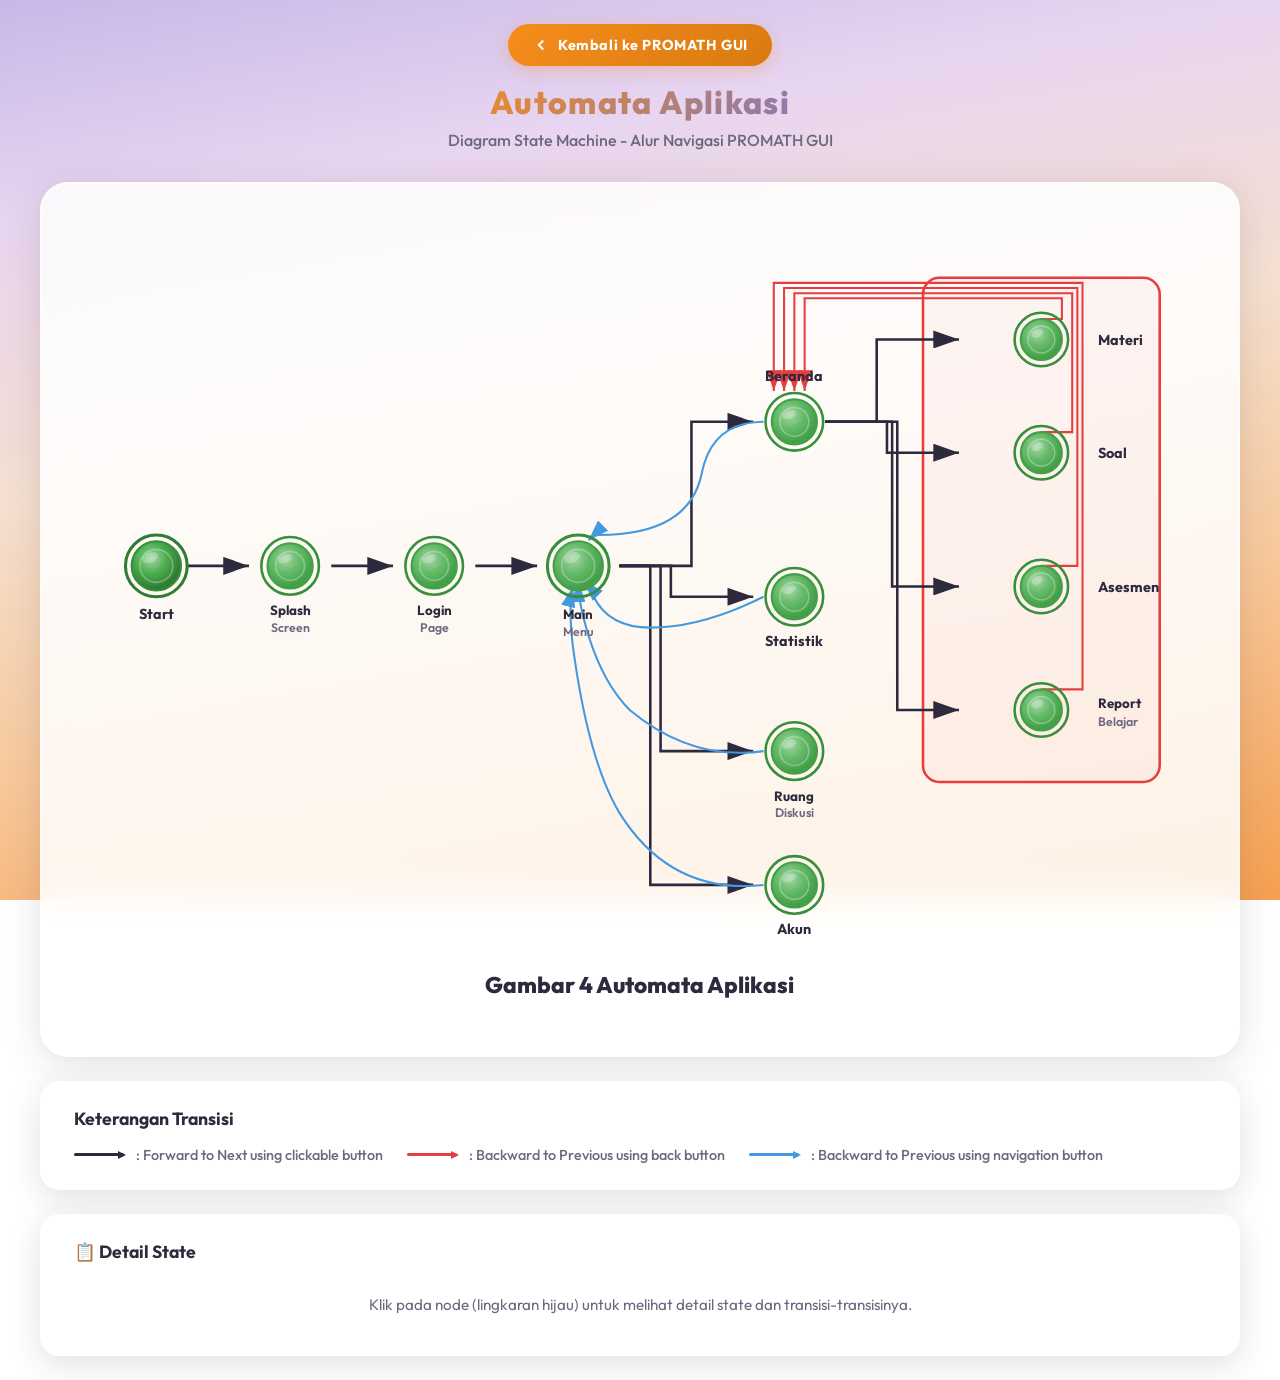
<file: automata.html>
<!DOCTYPE html>
<html lang="id">
<head>
    <meta charset="UTF-8">
    <meta name="viewport" content="width=device-width, initial-scale=1.0">
    <meta name="description" content="Automata Aplikasi PROMATH GUI - Diagram state machine interaktif yang menggambarkan alur navigasi aplikasi pembelajaran batik dan matematika.">
    <title>Automata Aplikasi - PROMATH GUI</title>
    <link rel="preconnect" href="https://fonts.googleapis.com">
    <link rel="preconnect" href="https://fonts.gstatic.com" crossorigin>
    <link href="https://fonts.googleapis.com/css2?family=Outfit:wght@300;400;500;600;700;800&display=swap" rel="stylesheet">
    <style>
        :root {
            --orange: #F68D1C;
            --orange-dark: #d97a10;
            --orange-light: #fca64d;
            --purple: #8077C1;
            --purple-dark: #6960a8;
            --purple-light: #9b93d1;
            --gray: #F6F7F1;
            --yellow: #EEE78E;
            --white: #ffffff;
            --text-dark: #2d2a3e;
            --text-muted: #6b6880;
            --shadow-lg: 0 8px 32px rgba(45,42,62,0.14);
            --radius-lg: 20px;
            --radius-md: 14px;
        }

        *, *::before, *::after { margin: 0; padding: 0; box-sizing: border-box; }
        html { scroll-behavior: smooth; }

        body {
            font-family: 'Outfit', -apple-system, BlinkMacSystemFont, sans-serif;
            background: linear-gradient(170deg, #c8b8e8 0%, #e8d5f0 20%, #f5e0d0 45%, #f8c89a 70%, #f6a050 100%);
            background-attachment: fixed;
            color: var(--text-dark);
            min-height: 100vh;
            display: flex;
            flex-direction: column;
            align-items: center;
            padding: 24px;
        }

        /* Header */
        .header {
            text-align: center;
            margin-bottom: 32px;
        }

        .header h1 {
            font-size: 2rem;
            font-weight: 800;
            background: linear-gradient(135deg, var(--orange), var(--purple));
            -webkit-background-clip: text;
            -webkit-text-fill-color: transparent;
            background-clip: text;
            letter-spacing: 0.04em;
            margin-bottom: 8px;
        }

        .header p {
            font-size: 1rem;
            color: var(--text-muted);
            font-weight: 500;
        }

        /* Canvas Container */
        .canvas-container {
            background: rgba(255,255,255,0.85);
            backdrop-filter: blur(18px);
            -webkit-backdrop-filter: blur(18px);
            border-radius: 28px;
            border: 2px solid rgba(255,255,255,0.5);
            box-shadow: 0 8px 40px rgba(45,42,62,0.12), 0 2px 12px rgba(246,141,28,0.08);
            padding: 32px;
            width: 100%;
            max-width: 1200px;
            overflow: auto;
        }

        .canvas-wrapper {
            position: relative;
            min-width: 1100px;
            min-height: 780px;
        }

        /* SVG Canvas */
        .automata-svg {
            width: 100%;
            height: 100%;
            min-width: 1100px;
            min-height: 780px;
        }

        /* Legend */
        .legend-container {
            margin-top: 24px;
            background: rgba(255,255,255,0.85);
            backdrop-filter: blur(18px);
            border-radius: var(--radius-lg);
            border: 2px solid rgba(255,255,255,0.5);
            box-shadow: var(--shadow-lg);
            padding: 24px 32px;
            width: 100%;
            max-width: 1200px;
        }

        .legend-title {
            font-size: 1.1rem;
            font-weight: 700;
            margin-bottom: 16px;
            color: var(--text-dark);
        }

        .legend-items {
            display: flex;
            flex-wrap: wrap;
            gap: 24px;
        }

        .legend-item {
            display: flex;
            align-items: center;
            gap: 12px;
            font-size: 0.9rem;
            font-weight: 500;
            color: var(--text-muted);
        }

        .legend-line {
            width: 50px;
            height: 3px;
            border-radius: 2px;
            position: relative;
        }

        .legend-line::after {
            content: '';
            position: absolute;
            right: -2px;
            top: 50%;
            transform: translateY(-50%);
            border-left: 8px solid currentColor;
            border-top: 4px solid transparent;
            border-bottom: 4px solid transparent;
        }

        .legend-line.black {
            background: #2d2a3e;
            color: #2d2a3e;
        }

        .legend-line.red {
            background: #e53e3e;
            color: #e53e3e;
        }

        .legend-line.blue {
            background: #4299e1;
            color: #4299e1;
        }

        /* Info Panel */
        .info-panel {
            margin-top: 24px;
            background: rgba(255,255,255,0.85);
            backdrop-filter: blur(18px);
            border-radius: var(--radius-lg);
            border: 2px solid rgba(255,255,255,0.5);
            box-shadow: var(--shadow-lg);
            padding: 24px 32px;
            width: 100%;
            max-width: 1200px;
        }

        .info-title {
            font-size: 1.1rem;
            font-weight: 700;
            margin-bottom: 16px;
            color: var(--text-dark);
        }

        .state-info {
            display: none;
            padding: 16px;
            background: var(--gray);
            border-radius: var(--radius-md);
            border-left: 4px solid var(--orange);
        }

        .state-info.active {
            display: block;
            animation: fadeSlideIn 0.3s ease;
        }

        .state-info h3 {
            font-size: 1.05rem;
            font-weight: 700;
            margin-bottom: 8px;
            color: var(--text-dark);
        }

        .state-info p {
            font-size: 0.9rem;
            color: var(--text-muted);
            line-height: 1.6;
        }

        .state-info .transitions {
            margin-top: 12px;
        }

        .state-info .transitions span {
            display: inline-block;
            padding: 4px 12px;
            background: rgba(246,141,28,0.12);
            border: 1px solid rgba(246,141,28,0.3);
            border-radius: 20px;
            font-size: 0.8rem;
            font-weight: 600;
            margin: 3px 4px 3px 0;
            color: var(--orange-dark);
        }

        .default-info {
            padding: 16px;
            text-align: center;
            color: var(--text-muted);
            font-size: 0.95rem;
        }

        /* Tooltip */
        .tooltip {
            position: fixed;
            background: rgba(45,42,62,0.95);
            color: white;
            padding: 8px 14px;
            border-radius: 8px;
            font-size: 0.82rem;
            font-weight: 600;
            pointer-events: none;
            z-index: 1000;
            opacity: 0;
            transition: opacity 0.2s ease;
            white-space: nowrap;
            box-shadow: 0 4px 16px rgba(0,0,0,0.2);
        }

        .tooltip.visible {
            opacity: 1;
        }

        @keyframes fadeSlideIn {
            from { opacity: 0; transform: translateY(-8px); }
            to { opacity: 1; transform: translateY(0); }
        }

        /* Back button */
        .back-link {
            display: inline-flex;
            align-items: center;
            gap: 8px;
            padding: 12px 24px;
            background: linear-gradient(135deg, var(--orange), var(--orange-dark));
            color: white;
            border-radius: 60px;
            font-weight: 700;
            font-size: 0.9rem;
            letter-spacing: 0.04em;
            text-decoration: none;
            margin-bottom: 16px;
            transition: all 0.25s ease;
            box-shadow: 0 4px 16px rgba(246,141,28,0.3);
        }

        .back-link:hover {
            transform: translateY(-2px);
            box-shadow: 0 6px 24px rgba(246,141,28,0.4);
        }

        /* SVG Styling */
        .state-node {
            cursor: pointer;
            transition: all 0.3s ease;
        }

        .state-node:hover .node-circle-outer {
            filter: drop-shadow(0 0 12px rgba(76,175,80,0.5));
        }

        .state-node:hover .node-circle-inner {
            fill: #81c784;
        }

        .state-node.active-state .node-circle-outer {
            filter: drop-shadow(0 0 16px rgba(246,141,28,0.6));
        }

        .state-node.active-state .node-circle-inner {
            fill: var(--orange);
        }

        /* Group box */
        .group-box {
            fill: none;
            stroke: #e53e3e;
            stroke-width: 2;
            rx: 12;
        }

        @media (max-width: 768px) {
            body { padding: 12px; }
            .canvas-container { padding: 16px; }
            .header h1 { font-size: 1.5rem; }
        }
    </style>
</head>
<body>

    <a href="index.html" class="back-link">
        <svg viewBox="0 0 24 24" fill="none" stroke="currentColor" stroke-width="2.5" width="18" height="18">
            <polyline points="15 18 9 12 15 6"/>
        </svg>
        Kembali ke PROMATH GUI
    </a>

    <div class="header">
        <h1>Automata Aplikasi</h1>
        <p>Diagram State Machine - Alur Navigasi PROMATH GUI</p>
    </div>

    <!-- Canvas Container -->
    <div class="canvas-container">
        <div class="canvas-wrapper">
            <svg class="automata-svg" viewBox="0 0 1100 780" xmlns="http://www.w3.org/2000/svg">
                <!-- Defs: Arrowheads & Gradients -->
                <defs>
                    <!-- Black arrow (forward) -->
                    <marker id="arrow-black" markerWidth="10" markerHeight="7" refX="10" refY="3.5" orient="auto">
                        <polygon points="0 0, 10 3.5, 0 7" fill="#2d2a3e"/>
                    </marker>
                    <!-- Red arrow (back button) -->
                    <marker id="arrow-red" markerWidth="10" markerHeight="7" refX="10" refY="3.5" orient="auto">
                        <polygon points="0 0, 10 3.5, 0 7" fill="#e53e3e"/>
                    </marker>
                    <!-- Blue arrow (navigation) -->
                    <marker id="arrow-blue" markerWidth="10" markerHeight="7" refX="10" refY="3.5" orient="auto">
                        <polygon points="0 0, 10 3.5, 0 7" fill="#4299e1"/>
                    </marker>
                    <!-- Node gradient -->
                    <radialGradient id="node-grad" cx="40%" cy="35%" r="60%">
                        <stop offset="0%" stop-color="#a5d6a7"/>
                        <stop offset="50%" stop-color="#66bb6a"/>
                        <stop offset="100%" stop-color="#43a047"/>
                    </radialGradient>
                    <radialGradient id="node-grad-start" cx="40%" cy="35%" r="60%">
                        <stop offset="0%" stop-color="#a5d6a7"/>
                        <stop offset="50%" stop-color="#4caf50"/>
                        <stop offset="100%" stop-color="#2e7d32"/>
                    </radialGradient>
                    <!-- Glow filter -->
                    <filter id="glow">
                        <feGaussianBlur stdDeviation="3" result="coloredBlur"/>
                        <feMerge>
                            <feMergeNode in="coloredBlur"/>
                            <feMergeNode in="SourceGraphic"/>
                        </feMerge>
                    </filter>
                    <!-- Pulse animation -->
                    <filter id="pulse-glow">
                        <feGaussianBlur stdDeviation="4" result="coloredBlur"/>
                        <feMerge>
                            <feMergeNode in="coloredBlur"/>
                            <feMergeNode in="SourceGraphic"/>
                        </feMerge>
                    </filter>
                </defs>

                <!-- ====== GROUP BOX: Beranda sub-pages ====== -->
                <rect x="825" y="60" width="230" height="490" rx="16" ry="16"
                      fill="rgba(229,62,62,0.04)" stroke="#e53e3e" stroke-width="2.5" stroke-dasharray="0"/>

                <!-- ====== TRANSITIONS (Black - Forward) ====== -->
                <!-- Start → Splash Screen -->
                <line x1="110" y1="340" x2="170" y2="340" stroke="#2d2a3e" stroke-width="2.5" marker-end="url(#arrow-black)"/>
                <!-- Splash Screen → Login Page -->
                <line x1="250" y1="340" x2="310" y2="340" stroke="#2d2a3e" stroke-width="2.5" marker-end="url(#arrow-black)"/>
                <!-- Login Page → Main Menu -->
                <line x1="390" y1="340" x2="450" y2="340" stroke="#2d2a3e" stroke-width="2.5" marker-end="url(#arrow-black)"/>

                <!-- Main Menu → Beranda -->
                <path d="M 530 340 L 600 340 L 600 200 L 660 200" stroke="#2d2a3e" stroke-width="2.5" fill="none" marker-end="url(#arrow-black)"/>
                <!-- Main Menu → Statistik -->
                <path d="M 530 340 L 580 340 L 580 370 L 660 370" stroke="#2d2a3e" stroke-width="2.5" fill="none" marker-end="url(#arrow-black)"/>
                <!-- Main Menu → Ruang Diskusi -->
                <path d="M 530 340 L 570 340 L 570 520 L 660 520" stroke="#2d2a3e" stroke-width="2.5" fill="none" marker-end="url(#arrow-black)"/>
                <!-- Main Menu → Akun -->
                <path d="M 530 340 L 560 340 L 560 650 L 660 650" stroke="#2d2a3e" stroke-width="2.5" fill="none" marker-end="url(#arrow-black)"/>

                <!-- Beranda → Materi -->
                <path d="M 730 200 L 780 200 L 780 120 L 860 120" stroke="#2d2a3e" stroke-width="2.5" fill="none" marker-end="url(#arrow-black)"/>
                <!-- Beranda → Soal -->
                <path d="M 730 200 L 790 200 L 790 230 L 860 230" stroke="#2d2a3e" stroke-width="2.5" fill="none" marker-end="url(#arrow-black)"/>
                <!-- Beranda → Asesmen -->
                <path d="M 730 200 L 795 200 L 795 360 L 860 360" stroke="#2d2a3e" stroke-width="2.5" fill="none" marker-end="url(#arrow-black)"/>
                <!-- Beranda → Report Belajar -->
                <path d="M 730 200 L 800 200 L 800 480 L 860 480" stroke="#2d2a3e" stroke-width="2.5" fill="none" marker-end="url(#arrow-black)"/>

                <!-- ====== TRANSITIONS (Red - Back button) ====== -->
                <!-- Materi → Beranda -->
                <path d="M 940 100 L 960 100 L 960 80 L 710 80 L 710 170" stroke="#e53e3e" stroke-width="2" fill="none" marker-end="url(#arrow-red)"/>
                <!-- Soal → Beranda -->
                <path d="M 940 210 L 970 210 L 970 75 L 700 75 L 700 170" stroke="#e53e3e" stroke-width="2" fill="none" marker-end="url(#arrow-red)"/>
                <!-- Asesmen → Beranda -->
                <path d="M 940 340 L 975 340 L 975 70 L 690 70 L 690 170" stroke="#e53e3e" stroke-width="2" fill="none" marker-end="url(#arrow-red)"/>
                <!-- Report Belajar → Beranda -->
                <path d="M 940 460 L 980 460 L 980 65 L 680 65 L 680 170" stroke="#e53e3e" stroke-width="2" fill="none" marker-end="url(#arrow-red)"/>

                <!-- ====== TRANSITIONS (Blue - Navigation button / back to Main Menu) ====== -->
                <!-- Beranda → Main Menu -->
                <path d="M 670 200 Q 620 200 610 250 Q 598 310 510 310 Q 505 310 500 315" stroke="#4299e1" stroke-width="2" fill="none" marker-end="url(#arrow-blue)" stroke-dasharray="0"/>
                <!-- Statistik → Main Menu -->
                <path d="M 670 370 Q 610 400 560 400 Q 520 400 505 370 Q 500 360 495 355" stroke="#4299e1" stroke-width="2" fill="none" marker-end="url(#arrow-blue)" stroke-dasharray="0"/>
                <!-- Ruang Diskusi → Main Menu -->
                <path d="M 670 520 Q 600 530 540 480 Q 510 450 495 390 Q 490 370 490 355" stroke="#4299e1" stroke-width="2" fill="none" marker-end="url(#arrow-blue)" stroke-dasharray="0"/>
                <!-- Akun → Main Menu -->
                <path d="M 670 650 Q 580 660 530 580 Q 500 530 485 420 Q 480 380 485 360" stroke="#4299e1" stroke-width="2" fill="none" marker-end="url(#arrow-blue)" stroke-dasharray="0"/>

                <!-- ====== STATE NODES ====== -->

                <!-- Start (double circle for initial state) -->
                <g class="state-node" data-state="start" transform="translate(80, 340)">
                    <circle class="node-circle-outer" cx="0" cy="0" r="30" fill="none" stroke="#2e7d32" stroke-width="3"/>
                    <circle class="node-circle-inner" cx="0" cy="0" r="24" fill="url(#node-grad-start)" stroke="#388e3c" stroke-width="2"/>
                    <circle cx="0" cy="0" r="16" fill="none" stroke="rgba(255,255,255,0.3)" stroke-width="1.5"/>
                    <!-- Shine -->
                    <ellipse cx="-6" cy="-8" rx="8" ry="5" fill="rgba(255,255,255,0.25)" transform="rotate(-20 -6 -8)"/>
                    <text x="0" y="52" text-anchor="middle" font-family="Outfit, sans-serif" font-weight="700" font-size="14" fill="#2d2a3e">Start</text>
                </g>

                <!-- Splash Screen -->
                <g class="state-node" data-state="splash" transform="translate(210, 340)">
                    <circle class="node-circle-outer" cx="0" cy="0" r="28" fill="none" stroke="#388e3c" stroke-width="2.5"/>
                    <circle class="node-circle-inner" cx="0" cy="0" r="22" fill="url(#node-grad)" stroke="#43a047" stroke-width="2"/>
                    <circle cx="0" cy="0" r="14" fill="none" stroke="rgba(255,255,255,0.3)" stroke-width="1.5"/>
                    <ellipse cx="-5" cy="-7" rx="7" ry="4" fill="rgba(255,255,255,0.25)" transform="rotate(-20 -5 -7)"/>
                    <text x="0" y="48" text-anchor="middle" font-family="Outfit, sans-serif" font-weight="700" font-size="13" fill="#2d2a3e">Splash</text>
                    <text x="0" y="64" text-anchor="middle" font-family="Outfit, sans-serif" font-weight="600" font-size="12" fill="#6b6880">Screen</text>
                </g>

                <!-- Login Page -->
                <g class="state-node" data-state="login" transform="translate(350, 340)">
                    <circle class="node-circle-outer" cx="0" cy="0" r="28" fill="none" stroke="#388e3c" stroke-width="2.5"/>
                    <circle class="node-circle-inner" cx="0" cy="0" r="22" fill="url(#node-grad)" stroke="#43a047" stroke-width="2"/>
                    <circle cx="0" cy="0" r="14" fill="none" stroke="rgba(255,255,255,0.3)" stroke-width="1.5"/>
                    <ellipse cx="-5" cy="-7" rx="7" ry="4" fill="rgba(255,255,255,0.25)" transform="rotate(-20 -5 -7)"/>
                    <text x="0" y="48" text-anchor="middle" font-family="Outfit, sans-serif" font-weight="700" font-size="13" fill="#2d2a3e">Login</text>
                    <text x="0" y="64" text-anchor="middle" font-family="Outfit, sans-serif" font-weight="600" font-size="12" fill="#6b6880">Page</text>
                </g>

                <!-- Main Menu -->
                <g class="state-node" data-state="mainmenu" transform="translate(490, 340)">
                    <circle class="node-circle-outer" cx="0" cy="0" r="30" fill="none" stroke="#388e3c" stroke-width="3"/>
                    <circle class="node-circle-inner" cx="0" cy="0" r="24" fill="url(#node-grad)" stroke="#43a047" stroke-width="2"/>
                    <circle cx="0" cy="0" r="16" fill="none" stroke="rgba(255,255,255,0.3)" stroke-width="1.5"/>
                    <ellipse cx="-6" cy="-8" rx="8" ry="5" fill="rgba(255,255,255,0.25)" transform="rotate(-20 -6 -8)"/>
                    <text x="0" y="52" text-anchor="middle" font-family="Outfit, sans-serif" font-weight="700" font-size="13" fill="#2d2a3e">Main</text>
                    <text x="0" y="68" text-anchor="middle" font-family="Outfit, sans-serif" font-weight="600" font-size="12" fill="#6b6880">Menu</text>
                </g>

                <!-- Beranda -->
                <g class="state-node" data-state="beranda" transform="translate(700, 200)">
                    <circle class="node-circle-outer" cx="0" cy="0" r="28" fill="none" stroke="#388e3c" stroke-width="2.5"/>
                    <circle class="node-circle-inner" cx="0" cy="0" r="22" fill="url(#node-grad)" stroke="#43a047" stroke-width="2"/>
                    <circle cx="0" cy="0" r="14" fill="none" stroke="rgba(255,255,255,0.3)" stroke-width="1.5"/>
                    <ellipse cx="-5" cy="-7" rx="7" ry="4" fill="rgba(255,255,255,0.25)" transform="rotate(-20 -5 -7)"/>
                    <text x="0" y="-40" text-anchor="middle" font-family="Outfit, sans-serif" font-weight="700" font-size="14" fill="#2d2a3e">Beranda</text>
                </g>

                <!-- Statistik -->
                <g class="state-node" data-state="statistik" transform="translate(700, 370)">
                    <circle class="node-circle-outer" cx="0" cy="0" r="28" fill="none" stroke="#388e3c" stroke-width="2.5"/>
                    <circle class="node-circle-inner" cx="0" cy="0" r="22" fill="url(#node-grad)" stroke="#43a047" stroke-width="2"/>
                    <circle cx="0" cy="0" r="14" fill="none" stroke="rgba(255,255,255,0.3)" stroke-width="1.5"/>
                    <ellipse cx="-5" cy="-7" rx="7" ry="4" fill="rgba(255,255,255,0.25)" transform="rotate(-20 -5 -7)"/>
                    <text x="0" y="48" text-anchor="middle" font-family="Outfit, sans-serif" font-weight="700" font-size="14" fill="#2d2a3e">Statistik</text>
                </g>

                <!-- Ruang Diskusi -->
                <g class="state-node" data-state="diskusi" transform="translate(700, 520)">
                    <circle class="node-circle-outer" cx="0" cy="0" r="28" fill="none" stroke="#388e3c" stroke-width="2.5"/>
                    <circle class="node-circle-inner" cx="0" cy="0" r="22" fill="url(#node-grad)" stroke="#43a047" stroke-width="2"/>
                    <circle cx="0" cy="0" r="14" fill="none" stroke="rgba(255,255,255,0.3)" stroke-width="1.5"/>
                    <ellipse cx="-5" cy="-7" rx="7" ry="4" fill="rgba(255,255,255,0.25)" transform="rotate(-20 -5 -7)"/>
                    <text x="0" y="48" text-anchor="middle" font-family="Outfit, sans-serif" font-weight="700" font-size="13" fill="#2d2a3e">Ruang</text>
                    <text x="0" y="64" text-anchor="middle" font-family="Outfit, sans-serif" font-weight="600" font-size="12" fill="#6b6880">Diskusi</text>
                </g>

                <!-- Akun -->
                <g class="state-node" data-state="akun" transform="translate(700, 650)">
                    <circle class="node-circle-outer" cx="0" cy="0" r="28" fill="none" stroke="#388e3c" stroke-width="2.5"/>
                    <circle class="node-circle-inner" cx="0" cy="0" r="22" fill="url(#node-grad)" stroke="#43a047" stroke-width="2"/>
                    <circle cx="0" cy="0" r="14" fill="none" stroke="rgba(255,255,255,0.3)" stroke-width="1.5"/>
                    <ellipse cx="-5" cy="-7" rx="7" ry="4" fill="rgba(255,255,255,0.25)" transform="rotate(-20 -5 -7)"/>
                    <text x="0" y="48" text-anchor="middle" font-family="Outfit, sans-serif" font-weight="700" font-size="14" fill="#2d2a3e">Akun</text>
                </g>

                <!-- Materi (inside red box) -->
                <g class="state-node" data-state="materi" transform="translate(940, 120)">
                    <circle class="node-circle-outer" cx="0" cy="0" r="26" fill="none" stroke="#388e3c" stroke-width="2.5"/>
                    <circle class="node-circle-inner" cx="0" cy="0" r="20" fill="url(#node-grad)" stroke="#43a047" stroke-width="2"/>
                    <circle cx="0" cy="0" r="13" fill="none" stroke="rgba(255,255,255,0.3)" stroke-width="1.5"/>
                    <ellipse cx="-4" cy="-6" rx="6" ry="4" fill="rgba(255,255,255,0.25)" transform="rotate(-20 -4 -6)"/>
                    <text x="55" y="5" text-anchor="start" font-family="Outfit, sans-serif" font-weight="700" font-size="14" fill="#2d2a3e">Materi</text>
                </g>

                <!-- Soal (inside red box) -->
                <g class="state-node" data-state="soal" transform="translate(940, 230)">
                    <circle class="node-circle-outer" cx="0" cy="0" r="26" fill="none" stroke="#388e3c" stroke-width="2.5"/>
                    <circle class="node-circle-inner" cx="0" cy="0" r="20" fill="url(#node-grad)" stroke="#43a047" stroke-width="2"/>
                    <circle cx="0" cy="0" r="13" fill="none" stroke="rgba(255,255,255,0.3)" stroke-width="1.5"/>
                    <ellipse cx="-4" cy="-6" rx="6" ry="4" fill="rgba(255,255,255,0.25)" transform="rotate(-20 -4 -6)"/>
                    <text x="55" y="5" text-anchor="start" font-family="Outfit, sans-serif" font-weight="700" font-size="14" fill="#2d2a3e">Soal</text>
                </g>

                <!-- Asesmen (inside red box) -->
                <g class="state-node" data-state="asesmen" transform="translate(940, 360)">
                    <circle class="node-circle-outer" cx="0" cy="0" r="26" fill="none" stroke="#388e3c" stroke-width="2.5"/>
                    <circle class="node-circle-inner" cx="0" cy="0" r="20" fill="url(#node-grad)" stroke="#43a047" stroke-width="2"/>
                    <circle cx="0" cy="0" r="13" fill="none" stroke="rgba(255,255,255,0.3)" stroke-width="1.5"/>
                    <ellipse cx="-4" cy="-6" rx="6" ry="4" fill="rgba(255,255,255,0.25)" transform="rotate(-20 -4 -6)"/>
                    <text x="55" y="5" text-anchor="start" font-family="Outfit, sans-serif" font-weight="700" font-size="14" fill="#2d2a3e">Asesmen</text>
                </g>

                <!-- Report Belajar (inside red box) -->
                <g class="state-node" data-state="report" transform="translate(940, 480)">
                    <circle class="node-circle-outer" cx="0" cy="0" r="26" fill="none" stroke="#388e3c" stroke-width="2.5"/>
                    <circle class="node-circle-inner" cx="0" cy="0" r="20" fill="url(#node-grad)" stroke="#43a047" stroke-width="2"/>
                    <circle cx="0" cy="0" r="13" fill="none" stroke="rgba(255,255,255,0.3)" stroke-width="1.5"/>
                    <ellipse cx="-4" cy="-6" rx="6" ry="4" fill="rgba(255,255,255,0.25)" transform="rotate(-20 -4 -6)"/>
                    <text x="55" y="-2" text-anchor="start" font-family="Outfit, sans-serif" font-weight="700" font-size="13" fill="#2d2a3e">Report</text>
                    <text x="55" y="16" text-anchor="start" font-family="Outfit, sans-serif" font-weight="600" font-size="12" fill="#6b6880">Belajar</text>
                </g>

                <!-- Title Label -->
                <text x="550" y="755" text-anchor="middle" font-family="Outfit, sans-serif" font-weight="800" font-size="22" fill="#2d2a3e">Gambar 4 Automata Aplikasi</text>

            </svg>
        </div>
    </div>

    <!-- Legend -->
    <div class="legend-container">
        <div class="legend-title">Keterangan Transisi</div>
        <div class="legend-items">
            <div class="legend-item">
                <div class="legend-line black"></div>
                <span>: Forward to Next using clickable button</span>
            </div>
            <div class="legend-item">
                <div class="legend-line red"></div>
                <span>: Backward to Previous using back button</span>
            </div>
            <div class="legend-item">
                <div class="legend-line blue"></div>
                <span>: Backward to Previous using navigation button</span>
            </div>
        </div>
    </div>

    <!-- Info Panel -->
    <div class="info-panel" id="info-panel">
        <div class="info-title">📋 Detail State</div>
        <div class="default-info" id="default-info">
            Klik pada node (lingkaran hijau) untuk melihat detail state dan transisi-transisinya.
        </div>

        <div class="state-info" id="info-start" data-info="start">
            <h3>🟢 Start</h3>
            <p>State awal (initial state) saat aplikasi pertama kali dibuka. Ini adalah titik masuk automata.</p>
            <div class="transitions">
                <strong>Transisi keluar:</strong><br>
                <span>→ Splash Screen (otomatis / forward)</span>
            </div>
        </div>

        <div class="state-info" id="info-splash" data-info="splash">
            <h3>📱 Splash Screen</h3>
            <p>Layar pembuka yang menampilkan logo dan branding PROMATH GUI sebelum masuk ke halaman login.</p>
            <div class="transitions">
                <strong>Transisi keluar:</strong><br>
                <span>→ Login Page (forward / otomatis setelah beberapa detik)</span>
            </div>
        </div>

        <div class="state-info" id="info-login" data-info="login">
            <h3>🔐 Login Page</h3>
            <p>Halaman login dimana pengguna memasukkan nama atau kredensial untuk mengakses aplikasi.</p>
            <div class="transitions">
                <strong>Transisi keluar:</strong><br>
                <span>→ Main Menu (setelah berhasil login / klik tombol MULAI)</span>
            </div>
        </div>

        <div class="state-info" id="info-mainmenu" data-info="mainmenu">
            <h3>🏠 Main Menu</h3>
            <p>Menu utama yang menjadi hub navigasi ke semua fitur utama aplikasi. Dari sini pengguna dapat mengakses Beranda, Statistik, Ruang Diskusi, dan Akun.</p>
            <div class="transitions">
                <strong>Transisi keluar:</strong><br>
                <span>→ Beranda (klik tombol)</span>
                <span>→ Statistik (klik tombol)</span>
                <span>→ Ruang Diskusi (klik tombol)</span>
                <span>→ Akun (klik tombol)</span>
            </div>
            <div class="transitions" style="margin-top:8px;">
                <strong style="color:#4299e1;">Transisi masuk (dari navigation):</strong><br>
                <span style="border-color:#4299e1;color:#4299e1;background:rgba(66,153,225,0.1)">← Beranda</span>
                <span style="border-color:#4299e1;color:#4299e1;background:rgba(66,153,225,0.1)">← Statistik</span>
                <span style="border-color:#4299e1;color:#4299e1;background:rgba(66,153,225,0.1)">← Ruang Diskusi</span>
                <span style="border-color:#4299e1;color:#4299e1;background:rgba(66,153,225,0.1)">← Akun</span>
            </div>
        </div>

        <div class="state-info" id="info-beranda" data-info="beranda">
            <h3>🏡 Beranda</h3>
            <p>Halaman beranda yang menampilkan konten utama. Dari sini pengguna dapat mengakses sub-halaman: Materi, Soal, Asesmen, dan Report Belajar.</p>
            <div class="transitions">
                <strong>Transisi keluar (forward):</strong><br>
                <span>→ Materi (klik tombol)</span>
                <span>→ Soal (klik tombol)</span>
                <span>→ Asesmen (klik tombol)</span>
                <span>→ Report Belajar (klik tombol)</span>
            </div>
            <div class="transitions" style="margin-top:8px;">
                <strong style="color:#4299e1;">Transisi keluar (navigation):</strong><br>
                <span style="border-color:#4299e1;color:#4299e1;background:rgba(66,153,225,0.1)">← Main Menu</span>
            </div>
            <div class="transitions" style="margin-top:8px;">
                <strong style="color:#e53e3e;">Transisi masuk (back button):</strong><br>
                <span style="border-color:#e53e3e;color:#e53e3e;background:rgba(229,62,62,0.1)">← Materi</span>
                <span style="border-color:#e53e3e;color:#e53e3e;background:rgba(229,62,62,0.1)">← Soal</span>
                <span style="border-color:#e53e3e;color:#e53e3e;background:rgba(229,62,62,0.1)">← Asesmen</span>
                <span style="border-color:#e53e3e;color:#e53e3e;background:rgba(229,62,62,0.1)">← Report Belajar</span>
            </div>
        </div>

        <div class="state-info" id="info-statistik" data-info="statistik">
            <h3>📊 Statistik</h3>
            <p>Halaman yang menampilkan data statistik pembelajaran dan progress pengguna.</p>
            <div class="transitions">
                <strong style="color:#4299e1;">Transisi keluar (navigation):</strong><br>
                <span style="border-color:#4299e1;color:#4299e1;background:rgba(66,153,225,0.1)">← Main Menu</span>
            </div>
        </div>

        <div class="state-info" id="info-diskusi" data-info="diskusi">
            <h3>💬 Ruang Diskusi</h3>
            <p>Halaman forum diskusi dimana pengguna dapat berdiskusi tentang materi pembelajaran dengan pengguna lain.</p>
            <div class="transitions">
                <strong style="color:#4299e1;">Transisi keluar (navigation):</strong><br>
                <span style="border-color:#4299e1;color:#4299e1;background:rgba(66,153,225,0.1)">← Main Menu</span>
            </div>
        </div>

        <div class="state-info" id="info-akun" data-info="akun">
            <h3>👤 Akun</h3>
            <p>Halaman pengaturan akun pengguna, termasuk profil, pengaturan, dan preferensi.</p>
            <div class="transitions">
                <strong style="color:#4299e1;">Transisi keluar (navigation):</strong><br>
                <span style="border-color:#4299e1;color:#4299e1;background:rgba(66,153,225,0.1)">← Main Menu</span>
            </div>
        </div>

        <div class="state-info" id="info-materi" data-info="materi">
            <h3>📚 Materi</h3>
            <p>Halaman konten materi pembelajaran tentang batik dan matematika. Sub-halaman dari Beranda.</p>
            <div class="transitions">
                <strong style="color:#e53e3e;">Transisi keluar (back button):</strong><br>
                <span style="border-color:#e53e3e;color:#e53e3e;background:rgba(229,62,62,0.1)">← Beranda</span>
            </div>
        </div>

        <div class="state-info" id="info-soal" data-info="soal">
            <h3>📝 Soal</h3>
            <p>Halaman kumpulan soal latihan untuk menguji pemahaman materi. Sub-halaman dari Beranda.</p>
            <div class="transitions">
                <strong style="color:#e53e3e;">Transisi keluar (back button):</strong><br>
                <span style="border-color:#e53e3e;color:#e53e3e;background:rgba(229,62,62,0.1)">← Beranda</span>
            </div>
        </div>

        <div class="state-info" id="info-asesmen" data-info="asesmen">
            <h3>📋 Asesmen</h3>
            <p>Halaman asesmen/ujian untuk mengukur kemampuan pengguna secara formal. Sub-halaman dari Beranda.</p>
            <div class="transitions">
                <strong style="color:#e53e3e;">Transisi keluar (back button):</strong><br>
                <span style="border-color:#e53e3e;color:#e53e3e;background:rgba(229,62,62,0.1)">← Beranda</span>
            </div>
        </div>

        <div class="state-info" id="info-report" data-info="report">
            <h3>📈 Report Belajar</h3>
            <p>Halaman laporan hasil belajar yang menampilkan ringkasan skor, progres, dan pencapaian pengguna. Sub-halaman dari Beranda.</p>
            <div class="transitions">
                <strong style="color:#e53e3e;">Transisi keluar (back button):</strong><br>
                <span style="border-color:#e53e3e;color:#e53e3e;background:rgba(229,62,62,0.1)">← Beranda</span>
            </div>
        </div>
    </div>

    <!-- Tooltip -->
    <div class="tooltip" id="tooltip"></div>

    <script>
        document.addEventListener('DOMContentLoaded', () => {
            const stateNodes = document.querySelectorAll('.state-node');
            const tooltip = document.getElementById('tooltip');
            const defaultInfo = document.getElementById('default-info');
            const stateInfos = document.querySelectorAll('.state-info');
            let activeState = null;

            // State names for tooltip
            const stateNames = {
                'start': 'Start (State Awal)',
                'splash': 'Splash Screen',
                'login': 'Login Page',
                'mainmenu': 'Main Menu',
                'beranda': 'Beranda',
                'statistik': 'Statistik',
                'diskusi': 'Ruang Diskusi',
                'akun': 'Akun',
                'materi': 'Materi',
                'soal': 'Soal',
                'asesmen': 'Asesmen',
                'report': 'Report Belajar'
            };

            // Click handler for nodes
            stateNodes.forEach(node => {
                const stateName = node.getAttribute('data-state');

                // Click to select
                node.addEventListener('click', () => {
                    // Remove previous active
                    stateNodes.forEach(n => n.classList.remove('active-state'));
                    // Set new active
                    node.classList.add('active-state');
                    activeState = stateName;

                    // Show corresponding info
                    defaultInfo.style.display = 'none';
                    stateInfos.forEach(info => {
                        if (info.getAttribute('data-info') === stateName) {
                            info.classList.add('active');
                        } else {
                            info.classList.remove('active');
                        }
                    });

                    // Scroll to info panel
                    document.getElementById('info-panel').scrollIntoView({ behavior: 'smooth', block: 'nearest' });
                });

                // Hover tooltip
                node.addEventListener('mouseenter', (e) => {
                    tooltip.textContent = stateNames[stateName] || stateName;
                    tooltip.classList.add('visible');
                });

                node.addEventListener('mousemove', (e) => {
                    tooltip.style.left = (e.clientX + 14) + 'px';
                    tooltip.style.top = (e.clientY - 36) + 'px';
                });

                node.addEventListener('mouseleave', () => {
                    tooltip.classList.remove('visible');
                });
            });

            // Animate transitions on load
            const lines = document.querySelectorAll('line[stroke="#2d2a3e"], path[stroke="#2d2a3e"]');
            const redPaths = document.querySelectorAll('path[stroke="#e53e3e"]');
            const bluePaths = document.querySelectorAll('path[stroke="#4299e1"]');

            // Animate black lines
            lines.forEach((line, i) => {
                if (line.tagName === 'path') {
                    const length = line.getTotalLength();
                    line.style.strokeDasharray = length;
                    line.style.strokeDashoffset = length;
                    line.style.transition = `stroke-dashoffset 0.6s ease ${i * 0.15}s`;
                    requestAnimationFrame(() => { line.style.strokeDashoffset = '0'; });
                }
            });

            // Animate red paths
            redPaths.forEach((path, i) => {
                const length = path.getTotalLength();
                path.style.strokeDasharray = length;
                path.style.strokeDashoffset = length;
                path.style.transition = `stroke-dashoffset 0.8s ease ${1.5 + i * 0.2}s`;
                requestAnimationFrame(() => { path.style.strokeDashoffset = '0'; });
            });

            // Animate blue paths
            bluePaths.forEach((path, i) => {
                const length = path.getTotalLength();
                path.style.strokeDasharray = length;
                path.style.strokeDashoffset = length;
                path.style.transition = `stroke-dashoffset 0.8s ease ${2.5 + i * 0.2}s`;
                requestAnimationFrame(() => { path.style.strokeDashoffset = '0'; });
            });

            // Animate nodes appearing
            stateNodes.forEach((node, i) => {
                node.style.opacity = '0';
                node.style.transform += ' scale(0.5)';
                node.style.transition = `opacity 0.4s ease ${i * 0.1}s, transform 0.4s cubic-bezier(0.34,1.56,0.64,1) ${i * 0.1}s`;
                requestAnimationFrame(() => {
                    node.style.opacity = '1';
                    // Reset scale but keep translate
                    const currentTransform = node.getAttribute('transform') || '';
                    node.style.transform = '';
                });
            });
        });
    </script>
</body>
</html>
</file>
<file: style.css>
/* ================================================
   PROMATH GUI – Full-Width Responsive Website
   Color Palette:
     Orange:       #F68D1C
     Purple:       #8077C1
     Light Gray:   #F6F7F1
     Light Yellow: #EEE78E
   ================================================ */

:root {
    --orange: #F68D1C;
    --orange-dark: #d97a10;
    --orange-light: #fca64d;
    --purple: #8077C1;
    --purple-dark: #6960a8;
    --purple-light: #9b93d1;
    --gray: #F6F7F1;
    --yellow: #EEE78E;
    --yellow-dark: #c4b84a;
    --white: #ffffff;
    --text-dark: #2d2a3e;
    --text-muted: #6b6880;
    --text-light: #9895a8;
    --border: rgba(45,42,62,0.15);
    --border-light: #e0dee8;
    --shadow-sm: 0 2px 8px rgba(45,42,62,0.06);
    --shadow-md: 0 4px 16px rgba(45,42,62,0.1);
    --shadow-lg: 0 8px 32px rgba(45,42,62,0.14);
    --shadow-xl: 0 16px 48px rgba(45,42,62,0.18);
    --radius-sm: 8px;
    --radius-md: 14px;
    --radius-lg: 20px;
    --radius-pill: 60px;
    --radius-full: 9999px;
    --transition: 0.25s ease;
    --spring: 0.45s cubic-bezier(0.34,1.56,0.64,1);
    --max-w: 1100px;
}

*, *::before, *::after { margin:0; padding:0; box-sizing:border-box; }
html { scroll-behavior: smooth; }
html, body { min-height:100vh; }

body {
    font-family: 'Outfit', -apple-system, BlinkMacSystemFont, sans-serif;
    background: linear-gradient(170deg, #c8b8e8 0%, #e8d5f0 20%, #f5e0d0 45%, #f8c89a 70%, #f6a050 100%);
    background-attachment: fixed;
    color: var(--text-dark);
    -webkit-font-smoothing: antialiased;
    min-height: 100vh;
}

img { max-width:100%; height:auto; }
a   { text-decoration:none; color:inherit; }
button { cursor:pointer; border:none; outline:none; font-family:inherit; }

.hidden { display: none !important; }

/* ================================================
   APP FRAME → Full width wrapper
   ================================================ */
.app-frame {
    width: 100%;
    max-width: 900px;
    min-height: 95vh;
    margin: 16px auto;
    background: rgba(255,255,255,0.75);
    backdrop-filter: blur(18px);
    -webkit-backdrop-filter: blur(18px);
    border-radius: 28px;
    border: 2px solid rgba(255,255,255,0.5);
    box-shadow: 0 8px 40px rgba(45,42,62,0.12), 0 2px 12px rgba(246,141,28,0.08);
    display: flex;
    flex-direction: column;
    overflow: hidden;
}

/* ================================================
   NAVBAR – sticky top bar
   ================================================ */
.navbar {
    position: sticky;
    top: 0;
    z-index: 100;
    display: flex;
    align-items: center;
    justify-content: space-between;
    padding: 14px 24px;
    border-bottom: 2px solid rgba(45,42,62,0.08);
    background: rgba(255,255,255,0.85);
    backdrop-filter: blur(14px);
    -webkit-backdrop-filter: blur(14px);
}

.nav-left {
    display: flex;
    align-items: center;
    gap: 12px;
    flex-shrink: 0;
}

.navbar-brand {
    font-weight: 800;
    font-size: 1.1rem;
    letter-spacing: 0.04em;
    color: var(--text-dark);
    text-transform: uppercase;
}

.avatar {
    width: 36px;
    height: 36px;
    border-radius: 50%;
    border: 2px solid var(--border);
    display: flex;
    align-items: center;
    justify-content: center;
    background: var(--gray);
    color: var(--text-muted);
    flex-shrink: 0;
}

.avatar svg { width: 18px; height: 18px; }

.greeting {
    font-size: 0.92rem;
    font-weight: 500;
    color: var(--text-muted);
}

.nav-right {
    display: flex;
    gap: 8px;
}

.nav-btn {
    display: inline-block;
    padding: 10px 20px;
    font-size: 0.75rem;
    font-weight: 700;
    letter-spacing: 0.06em;
    color: var(--text-dark);
    border: 2px solid var(--orange);
    border-radius: var(--radius-pill);
    background: rgba(246,141,28,0.12);
    text-transform: uppercase;
    transition: var(--transition);
}

.nav-btn:hover { background: rgba(246,141,28,0.25); transform: translateY(-1px); }

.nav-btn.active {
    background: linear-gradient(135deg, var(--orange), var(--orange-dark));
    color: var(--white);
    border-color: var(--orange);
    box-shadow: 0 2px 10px rgba(246,141,28,0.3);
}

/* ================================================
   PAGES
   ================================================ */
.page {
    display: none;
    flex-direction: column;
    flex: 1;
}

.page.active { display: flex; }

/* ================================================
   WELCOME PAGE
   ================================================ */
.page-welcome {
    align-items: center;
    justify-content: center;
    gap: 32px;
    padding: 60px 32px 80px;
    min-height: calc(100vh - 64px);
    background: linear-gradient(180deg, var(--white) 0%, var(--yellow) 15%, var(--gray) 100%);
}

.hero-area {
    display: flex;
    align-items: center;
    justify-content: center;
    width: 100%;
    max-width: 700px;
}

.batik-side {
    flex: 1;
    max-width: 180px;
    opacity: 0.2;
    pointer-events: none;
}

.batik-left img  { width:100%; object-fit:contain; }
.batik-right img { width:100%; object-fit:contain; transform:scaleX(-1); }

.logo-container {
    flex-shrink: 0;
    display: flex;
    align-items: center;
    justify-content: center;
}

.logo-circle {
    width: 180px;
    height: 180px;
    border-radius: 50%;
    border: 3px solid var(--orange);
    overflow: hidden;
    background: var(--white);
    box-shadow: 0 6px 30px rgba(246,141,28,0.2);
    transition: var(--transition);
}

.logo-circle:hover {
    box-shadow: 0 10px 40px rgba(246,141,28,0.35);
    transform: scale(1.04);
}

.logo-image { width:100%; height:100%; object-fit:cover; border-radius:50%; }

.input-group { width: 100%; max-width: 400px; }

#nama-input {
    width: 100%;
    padding: 16px 24px;
    font-size: 1rem;
    font-family: 'Outfit', sans-serif;
    font-weight: 700;
    color: var(--text-dark);
    text-align: center;
    text-transform: uppercase;
    letter-spacing: 0.06em;
    background: var(--white);
    border: 2px solid var(--border);
    border-radius: var(--radius-md);
    outline: none;
    transition: var(--transition);
}

#nama-input::placeholder { color: var(--text-light); font-weight: 600; }
#nama-input:focus { border-color: var(--orange); box-shadow: 0 0 0 4px rgba(246,141,28,0.15); }

.btn-panduan {
    width: 100%;
    max-width: 400px;
    padding: 16px 24px;
    font-size: 1rem;
    font-weight: 700;
    letter-spacing: 0.08em;
    text-transform: uppercase;
    color: var(--text-dark);
    background: var(--white);
    border: 2px solid var(--border);
    border-radius: var(--radius-md);
    transition: var(--transition);
}

.btn-panduan:hover {
    background: var(--orange);
    color: var(--white);
    border-color: var(--orange);
    transform: translateY(-2px);
    box-shadow: 0 6px 20px rgba(246,141,28,0.3);
}

.btn-mulai {
    width: 100%;
    max-width: 400px;
    padding: 18px 32px;
    font-size: 1.15rem;
    font-weight: 800;
    letter-spacing: 0.1em;
    text-transform: uppercase;
    color: var(--white);
    background: linear-gradient(135deg, var(--orange), var(--orange-light), var(--orange));
    background-size: 200% 200%;
    border: none;
    border-radius: var(--radius-md);
    cursor: pointer;
    transition: all 0.3s ease;
    display: flex;
    align-items: center;
    justify-content: center;
    gap: 12px;
    position: relative;
    overflow: hidden;
    animation: btnMulaiGlow 3s ease-in-out infinite;
    box-shadow: 0 4px 20px rgba(246,141,28,0.35);
}

.btn-mulai::before {
    content: '';
    position: absolute;
    top: 0;
    left: -100%;
    width: 100%;
    height: 100%;
    background: linear-gradient(90deg, transparent, rgba(255,255,255,0.2), transparent);
    transition: left 0.5s ease;
}

.btn-mulai:hover::before {
    left: 100%;
}

.btn-mulai:hover {
    transform: translateY(-3px) scale(1.02);
    box-shadow: 0 8px 30px rgba(246,141,28,0.45);
}

.btn-mulai:active {
    transform: translateY(0) scale(0.98);
    box-shadow: 0 2px 10px rgba(246,141,28,0.3);
}

.btn-mulai svg {
    flex-shrink: 0;
    fill: currentColor;
    stroke: none;
}

@keyframes btnMulaiGlow {
    0%, 100% { background-position: 0% 50%; }
    50% { background-position: 100% 50%; }
}

.welcome-text { text-align: center; max-width: 520px; }

.welcome-bold {
    font-size: 1.2rem;
    font-weight: 700;
    color: var(--text-dark);
    margin-bottom: 6px;
    line-height: 1.5;
}

.welcome-sub {
    font-size: 1rem;
    font-weight: 500;
    color: var(--text-muted);
    line-height: 1.6;
}

/* ================================================
   BERANDA PAGE
   ================================================ */
.beranda-scroll {
    flex: 1;
    overflow-y: auto;
    display: flex;
    flex-direction: column;
}

.hero-banner {
    display: flex;
    align-items: center;
    justify-content: center;
    padding: 48px 32px 32px;
}

.hexagon-wrap {
    display: flex;
    flex-direction: column;
    align-items: center;
    gap: 16px;
    cursor: pointer;
    transition: var(--transition);
}

.hexagon-wrap:hover { transform: translateY(-4px); }

.hexagon { width: 100px; height: 100px; display: flex; align-items: center; justify-content: center; }
.hex-icon { width: 90px; height: 90px; color: var(--orange); stroke-width: 1.5; }

.hero-label {
    font-size: 1.3rem;
    font-weight: 800;
    letter-spacing: 0.06em;
    color: var(--text-dark);
    text-transform: uppercase;
}

/* Menu items — grid on desktop, stack on mobile */
.menu-list {
    display: grid;
    grid-template-columns: repeat(2, 1fr);
    gap: 16px;
    padding: 16px 32px 32px;
    max-width: var(--max-w);
    margin: 0 auto;
    width: 100%;
}

.menu-item {
    display: flex;
    align-items: center;
    gap: 14px;
    padding: 18px 24px;
    background: var(--white);
    border: 2px solid var(--border);
    border-radius: var(--radius-pill);
    transition: var(--transition);
    cursor: pointer;
    color: var(--text-dark);
}

.menu-item:hover {
    background: var(--yellow);
    transform: translateY(-3px);
    box-shadow: var(--shadow-md);
    border-color: var(--orange);
}

/* Remove zigzag margins for full-width */
.item-left, .item-right {
    align-self: auto;
    margin-left: 0;
    margin-right: 0;
}

.menu-text {
    font-size: 0.95rem;
    font-weight: 700;
    letter-spacing: 0.02em;
}

.menu-icon {
    width: 44px;
    height: 44px;
    border-radius: 50%;
    border: 2px solid var(--border);
    display: flex;
    align-items: center;
    justify-content: center;
    flex-shrink: 0;
    color: var(--text-dark);
    background: var(--white);
}

.menu-icon svg { width: 24px; height: 24px; }

/* Beranda & Materi Footers */
.beranda-footer, .materi-footer {
    display: flex;
    align-items: flex-end;
    justify-content: space-between;
    padding: 20px 32px 28px;
    margin-top: auto;
    background: linear-gradient(180deg, transparent 0%, rgba(246,141,28,0.08) 100%);
    border-top: 1px solid rgba(246,141,28,0.1);
}

.footer-batik {
    width: 130px;
    opacity: 0.15;
    pointer-events: none;
}

.footer-batik img { width:100%; object-fit:contain; }

.footer-brand { display: flex; align-items: center; gap: 12px; }

.footer-text {
    font-size: 0.82rem;
    font-weight: 700;
    letter-spacing: 0.04em;
    color: var(--text-dark);
    text-transform: uppercase;
}

.footer-logo {
    width: 44px;
    height: 44px;
    border-radius: 50%;
    border: 2px solid var(--border);
    overflow: hidden;
    flex-shrink: 0;
}

.footer-logo img { width:100%; height:100%; object-fit:cover; }

/* ================================================
   MATERI PAGES (Galeri, Studio, Zona, Dashboard)
   ================================================ */
.materi-scroll {
    flex: 1;
    overflow-y: auto;
    display: flex;
    flex-direction: column;
    max-width: var(--max-w);
    margin: 0 auto;
    width: 100%;
    padding: 0 0 20px;
}

.materi-scroll::-webkit-scrollbar { width: 5px; }
.materi-scroll::-webkit-scrollbar-thumb { background: rgba(128,119,193,0.2); border-radius: 3px; }

.materi-header {
    display: flex;
    align-items: center;
    justify-content: space-between;
    padding: 28px 32px 12px;
}

.materi-title {
    font-size: 1.3rem;
    font-weight: 800;
    color: var(--text-dark);
    text-transform: uppercase;
    letter-spacing: 0.04em;
}

.materi-header-deco { width: 90px; opacity: 0.18; pointer-events: none; }
.materi-header-deco img { width: 100%; object-fit: contain; }
.materi-header-deco-sm { width: 60px; }

/* Materi Awal Section */
.materi-awal-section {
    padding: 0 32px 24px;
}

.materi-awal-label {
    display: flex;
    align-items: center;
    gap: 10px;
    font-size: 1.1rem;
    font-weight: 800;
    color: var(--text-dark);
    text-transform: uppercase;
    letter-spacing: 0.04em;
    margin-bottom: 18px;
    padding-bottom: 12px;
    border-bottom: 2px solid var(--border-light);
}

.materi-awal-label svg {
    color: var(--purple);
    flex-shrink: 0;
}

.materi-card {
    border: 2px solid var(--border);
    border-radius: var(--radius-lg);
    background: var(--white);
    margin-bottom: 16px;
    overflow: hidden;
    transition: var(--transition);
}

.materi-card:hover {
    box-shadow: var(--shadow-md);
    transform: translateY(-2px);
}

.materi-card:last-child { margin-bottom: 0; }

.materi-card-header {
    display: flex;
    align-items: center;
    gap: 14px;
    padding: 18px 22px 0;
}

.materi-card-header h3 {
    font-size: 1.05rem;
    font-weight: 700;
    color: var(--text-dark);
}

.materi-card-sub {
    font-weight: 500;
    color: var(--text-muted);
    font-size: 0.9rem;
}

.materi-card-icon {
    width: 42px;
    height: 42px;
    border-radius: 50%;
    display: flex;
    align-items: center;
    justify-content: center;
    flex-shrink: 0;
    color: white;
}

.materi-card-icon-orange {
    background: linear-gradient(135deg, var(--orange), var(--orange-light));
}

.materi-card-icon-purple {
    background: linear-gradient(135deg, var(--purple), var(--purple-light));
}

.materi-card-icon-yellow {
    background: linear-gradient(135deg, var(--yellow-dark), var(--yellow));
    color: var(--text-dark);
}

.materi-card-icon-green {
    background: linear-gradient(135deg, var(--yellow-dark), var(--yellow));
    color: var(--text-dark);
}

.materi-card-icon-teal {
    background: linear-gradient(135deg, var(--orange-dark), var(--orange));
}

.materi-card-icon-indigo {
    background: linear-gradient(135deg, var(--purple-dark), var(--purple));
}

.materi-card-body {
    padding: 14px 22px 20px;
}

.materi-card-body p {
    font-size: 0.9rem;
    color: var(--text-muted);
    line-height: 1.65;
    margin-bottom: 12px;
}

.materi-formula {
    background: var(--gray);
    border-left: 4px solid var(--purple);
    border-radius: 0 var(--radius-sm) var(--radius-sm) 0;
    padding: 14px 18px;
    font-size: 0.88rem;
    color: var(--text-dark);
    line-height: 1.6;
    overflow-wrap: break-word;
    word-break: break-word;
}

.formula-label {
    display: inline-block;
    font-weight: 700;
    color: var(--purple);
    margin-right: 6px;
}

.materi-formula strong {
    color: var(--text-dark);
    font-weight: 700;
    background: rgba(128, 119, 193, 0.1);
    padding: 1px 5px;
    border-radius: 4px;
    white-space: nowrap;
    display: inline-block;
}

/* Notasi vektor kolom translasi: (a di atas, b di bawah) */
.translasi-vektor {
    display: inline-block;
    vertical-align: middle;
}

.vektor-wrap {
    display: inline-flex;
    align-items: center;
    font-weight: 700;
}

.vektor-col {
    display: inline-flex;
    flex-direction: column;
    align-items: center;
    line-height: 1.1;
    margin: 0 1px;
    font-size: 0.9em;
}

.vektor-col span {
    display: block;
    padding: 0 2px;
}

.vektor-bracket {
    font-size: 2em;
    line-height: 1;
    font-weight: 300;
    color: var(--text-dark);
    align-self: center;
}

.formula-list {
    margin: 6px 0 0 0;
    padding-left: 18px;
    list-style: disc;
    font-size: 0.88rem;
    color: var(--text-dark);
    line-height: 1.7;
}

.formula-list li {
    margin-bottom: 4px;
}

.materi-source {
    font-size: 0.75rem;
    color: var(--text-muted);
    font-style: italic;
    margin-top: 10px;
    margin-bottom: 0;
    padding-top: 8px;
    border-top: 1px solid var(--border);
    opacity: 0.8;
}

/* Tabel Rotasi */
.rotasi-tabel-wrap {
    overflow-x: auto;
    margin: 12px 0 8px;
    border-radius: var(--radius-sm);
    border: 1px solid rgba(128, 193, 130, 0.35);
}

.rotasi-tabel {
    width: 100%;
    border-collapse: collapse;
    font-size: 0.82rem;
    color: var(--text-dark);
    min-width: 380px;
}

.rotasi-tabel thead tr {
    background: linear-gradient(135deg, #3d7a45, #5a9e62);
    color: #fff;
}

.rotasi-tabel thead th {
    padding: 9px 12px;
    text-align: center;
    font-weight: 600;
    font-size: 0.8rem;
    letter-spacing: 0.02em;
    border: 1px solid rgba(255,255,255,0.2);
}

.rotasi-tabel tbody tr:nth-child(odd) {
    background: rgba(128, 193, 130, 0.08);
}

.rotasi-tabel tbody tr:nth-child(even) {
    background: rgba(128, 193, 130, 0.18);
}

.rotasi-tabel tbody tr:hover {
    background: rgba(128, 193, 130, 0.28);
}

.rotasi-tabel tbody td {
    padding: 8px 12px;
    text-align: center;
    border: 1px solid rgba(128, 193, 130, 0.25);
    line-height: 1.5;
}

.rotasi-tabel tbody td strong {
    color: #2d6b34;
    font-weight: 700;
}



/* ================================================
   GALERI SLIDER (Slide-based Batik Analysis)
   ================================================ */
.galeri-slider-container {
    margin: 8px 0 24px;
    background: linear-gradient(135deg, rgba(128,119,193,0.03), rgba(246,141,28,0.03));
    border: 2px solid var(--border);
    border-radius: var(--radius-lg);
    overflow: hidden;
}

/* Slider Header */
.galeri-slider-header {
    display: flex;
    align-items: center;
    justify-content: space-between;
    padding: 16px 24px;
    background: linear-gradient(135deg, var(--purple-dark), var(--purple));
    color: white;
    gap: 12px;
    flex-wrap: wrap;
}

.galeri-slider-title-row {
    display: flex;
    align-items: center;
    gap: 10px;
    font-size: 1rem;
    font-weight: 700;
    text-transform: uppercase;
    letter-spacing: 0.04em;
}

.galeri-slider-title-row svg {
    flex-shrink: 0;
    opacity: 0.85;
}

/* Slider Navigation Buttons */
.galeri-slider-nav {
    display: flex;
    align-items: center;
    gap: 10px;
}

.galeri-slider-btn {
    display: flex;
    align-items: center;
    justify-content: center;
    gap: 6px;
    width: 36px;
    height: 36px;
    border: 2px solid rgba(255,255,255,0.3);
    border-radius: 50%;
    background: rgba(255,255,255,0.1);
    color: white;
    cursor: pointer;
    transition: all 0.25s ease;
    padding: 0;
    font-family: 'Outfit', sans-serif;
    font-size: 0.8rem;
    font-weight: 600;
}

.galeri-slider-btn:hover {
    background: rgba(255,255,255,0.25);
    border-color: rgba(255,255,255,0.5);
    transform: scale(1.08);
}

.galeri-slider-btn:active {
    transform: scale(0.95);
}

.galeri-slider-btn:disabled {
    opacity: 0.35;
    cursor: not-allowed;
    transform: none;
}

.galeri-slider-btn:disabled:hover {
    background: rgba(255,255,255,0.1);
    border-color: rgba(255,255,255,0.3);
    transform: none;
}

/* Counter */
.galeri-slider-counter {
    display: flex;
    align-items: center;
    gap: 4px;
    font-family: 'Outfit', sans-serif;
    font-size: 0.9rem;
    font-weight: 700;
    color: white;
    min-width: 48px;
    justify-content: center;
}

.galeri-counter-current {
    background: rgba(255,255,255,0.2);
    padding: 2px 8px;
    border-radius: 6px;
    font-size: 1rem;
}

.galeri-counter-sep {
    opacity: 0.5;
}

.galeri-counter-total {
    opacity: 0.7;
}

/* Slider Dots */
.galeri-slider-dots {
    display: flex;
    align-items: center;
    justify-content: center;
    gap: 8px;
    padding: 14px 24px 10px;
    flex-wrap: wrap;
}

.galeri-dot {
    width: 10px;
    height: 10px;
    border-radius: 50%;
    background: var(--border);
    border: 2px solid transparent;
    cursor: pointer;
    transition: all 0.3s ease;
    padding: 0;
    position: relative;
}

.galeri-dot:hover {
    background: var(--purple-light);
    transform: scale(1.2);
}

.galeri-dot.galeri-dot-active {
    background: var(--purple);
    border-color: var(--purple-light);
    transform: scale(1.25);
    box-shadow: 0 0 0 3px rgba(128,119,193,0.2);
}

.galeri-dot-label {
    position: absolute;
    bottom: calc(100% + 6px);
    left: 50%;
    transform: translateX(-50%);
    background: var(--purple-dark);
    color: white;
    font-size: 0.65rem;
    font-weight: 700;
    padding: 2px 6px;
    border-radius: 4px;
    white-space: nowrap;
    opacity: 0;
    pointer-events: none;
    transition: opacity 0.2s ease;
}

.galeri-dot:hover .galeri-dot-label {
    opacity: 1;
}

/* Slider Track */
.galeri-slider-track {
    position: relative;
    overflow: hidden;
}

/* Individual Slides */
.galeri-slide {
    display: none;
    animation: galeriSlideIn 0.4s ease forwards;
}

.galeri-slide-active {
    display: block;
}

@keyframes galeriSlideIn {
    0% {
        opacity: 0;
        transform: translateY(12px);
    }
    100% {
        opacity: 1;
        transform: translateY(0);
    }
}

@keyframes galeriSlideOut {
    0% {
        opacity: 1;
        transform: translateY(0);
    }
    100% {
        opacity: 0;
        transform: translateY(-12px);
    }
}

/* Bottom Navigation */
.galeri-slider-bottom-nav {
    display: flex;
    align-items: center;
    justify-content: center;
    gap: 16px;
    padding: 16px 24px 20px;
    border-top: 2px solid var(--border-light);
    background: linear-gradient(135deg, rgba(128,119,193,0.04), rgba(246,141,28,0.04));
}

.galeri-slider-bottom-nav .galeri-slider-btn {
    width: auto;
    border-radius: var(--radius);
    padding: 8px 16px;
    background: var(--purple);
    border-color: var(--purple);
    color: white;
    font-size: 0.82rem;
    font-weight: 600;
    gap: 6px;
}

.galeri-slider-bottom-nav .galeri-slider-btn:hover {
    background: var(--purple-dark);
    border-color: var(--purple-dark);
    transform: translateY(-1px);
    box-shadow: 0 4px 12px rgba(128,119,193,0.3);
}

.galeri-slider-bottom-nav .galeri-slider-btn:disabled {
    background: var(--border);
    border-color: var(--border);
    color: var(--text-light);
    box-shadow: none;
    transform: none;
}

.galeri-slider-bottom-nav .galeri-slider-counter {
    color: var(--text-dark);
}

.galeri-slider-bottom-nav .galeri-counter-current {
    background: var(--purple);
    color: white;
    padding: 3px 10px;
    border-radius: 6px;
}

.galeri-slider-bottom-nav .galeri-counter-total {
    color: var(--text-muted);
    opacity: 1;
}

.galeri-slider-bottom-nav .galeri-counter-sep {
    color: var(--text-light);
    opacity: 1;
}

/* Responsive adjustments */
@media (max-width: 600px) {
    .galeri-slider-header {
        flex-direction: column;
        align-items: flex-start;
        gap: 10px;
        padding: 12px 16px;
    }

    .galeri-slider-title-row {
        font-size: 0.85rem;
    }

    .galeri-slider-nav {
        align-self: flex-end;
    }

    .galeri-slider-dots {
        padding: 10px 12px 8px;
        gap: 6px;
    }

    .galeri-dot {
        width: 8px;
        height: 8px;
    }

    .galeri-slider-bottom-nav {
        padding: 12px 16px 16px;
        gap: 10px;
    }

    .galeri-slider-bottom-nav .galeri-slider-btn {
        padding: 6px 12px;
        font-size: 0.75rem;
    }

    .galeri-slider-bottom-nav .galeri-slider-btn span {
        display: none;
    }

    .galeri-slider-bottom-nav .galeri-slider-btn {
        width: 36px;
        height: 36px;
        border-radius: 50%;
        padding: 0;
    }
}

/* ================================================
   GALERI ANALISIS TRANSFORMASI
   ================================================ */
.galeri-analisis-section {
    padding: 8px 32px 24px;
}

.galeri-analisis-label {
    display: flex;
    align-items: center;
    gap: 10px;
    font-size: 1.1rem;
    font-weight: 800;
    color: var(--text-dark);
    text-transform: uppercase;
    letter-spacing: 0.04em;
    margin-bottom: 18px;
    margin-top: 10px;
    padding-top: 20px;
    padding-bottom: 12px;
    border-top: 2px solid var(--border-light);
    border-bottom: 2px solid var(--border-light);
}

.galeri-analisis-label svg {
    color: var(--orange);
    flex-shrink: 0;
}

/* Showcase Card */
.galeri-showcase-card {
    border: 2px solid var(--border);
    border-radius: var(--radius-lg);
    background: var(--white);
    overflow: hidden;
    transition: var(--transition);
    margin-bottom: 16px;
}

.galeri-showcase-card:hover {
    box-shadow: var(--shadow-lg);
    transform: translateY(-3px);
}

.galeri-showcase-img-wrap {
    position: relative;
    overflow: hidden;
    background: linear-gradient(135deg, #2d2a3e, var(--purple-dark));
}

.galeri-showcase-img {
    width: 100%;
    display: block;
    object-fit: contain;
    max-height: 500px;
    transition: transform 0.4s ease;
}

.galeri-showcase-card:hover .galeri-showcase-img {
    transform: scale(1.02);
}

.galeri-showcase-img-wrap-light {
    background: linear-gradient(135deg, #f8f4f0, #ede5df);
}

.galeri-showcase-caption {
    display: flex;
    align-items: flex-start;
    gap: 12px;
    padding: 16px 20px;
    background: linear-gradient(135deg, rgba(246,141,28,0.06), rgba(128,119,193,0.06));
    border-top: 2px solid var(--border-light);
}

.galeri-caption-icon {
    width: 32px;
    height: 32px;
    min-width: 32px;
    border-radius: 50%;
    background: linear-gradient(135deg, var(--orange), var(--orange-light));
    color: var(--white);
    display: flex;
    align-items: center;
    justify-content: center;
    flex-shrink: 0;
    margin-top: 2px;
}

.galeri-caption-icon-purple {
    background: linear-gradient(135deg, var(--purple), var(--purple-light));
}

.galeri-showcase-caption p {
    font-size: 0.88rem;
    color: var(--text-muted);
    line-height: 1.65;
    margin: 0;
}

.galeri-showcase-caption strong {
    color: var(--text-dark);
    font-weight: 700;
}

/* Tabel Section */
.galeri-tabel-section {
    margin-top: 8px;
}

.galeri-tabel-header {
    display: flex;
    align-items: center;
    gap: 10px;
    font-size: 0.95rem;
    font-weight: 700;
    color: var(--text-dark);
    margin-bottom: 14px;
}

.galeri-tabel-header svg {
    color: var(--purple);
    flex-shrink: 0;
}

.galeri-tabel-wrap {
    border: 2px solid var(--border);
    border-radius: var(--radius-lg);
    overflow: hidden;
    background: var(--white);
    margin-bottom: 16px;
}

.galeri-tabel {
    width: 100%;
    border-collapse: collapse;
    font-size: 0.85rem;
}

.galeri-tabel thead {
    background: linear-gradient(135deg, var(--purple-dark), var(--purple));
    color: white;
}

.galeri-tabel th {
    padding: 14px 16px;
    text-align: left;
    font-weight: 700;
    font-size: 0.82rem;
    letter-spacing: 0.03em;
    text-transform: uppercase;
    border-bottom: 2px solid rgba(255,255,255,0.2);
}

.galeri-tabel td {
    padding: 14px 16px;
    vertical-align: top;
    border-bottom: 1px solid var(--border-light);
    color: var(--text-muted);
    line-height: 1.6;
}

.galeri-tabel tbody tr {
    transition: var(--transition);
}

.galeri-tabel tbody tr:hover {
    background: rgba(128, 119, 193, 0.04);
}

.galeri-tabel tbody tr:last-child td {
    border-bottom: none;
}

.galeri-tabel td strong {
    color: var(--text-dark);
    font-weight: 700;
}

.galeri-tabel td em {
    color: var(--purple);
    font-style: italic;
    font-weight: 600;
}

.transform-sub {
    font-size: 0.8rem;
    color: var(--text-light);
    font-weight: 500;
}

/* 4-Column Table Variant */
.galeri-tabel-4col {
    min-width: 700px;
}

.galeri-tabel-4col th:first-child,
.galeri-tabel-4col td:first-child {
    white-space: nowrap;
}

/* Color Badges */
.color-badge-group {
    display: flex;
    align-items: center;
    gap: 6px;
    flex-wrap: wrap;
}

.color-badge {
    width: 18px;
    height: 18px;
    border-radius: 4px;
    display: inline-block;
    border: 1.5px solid rgba(0,0,0,0.15);
    flex-shrink: 0;
}

.color-badge-text {
    font-size: 0.8rem;
    font-weight: 600;
    color: var(--text-dark);
    line-height: 1.3;
}

.color-badge-stacked {
    flex-direction: column;
    align-items: flex-start;
    gap: 6px;
}

.color-badge-row {
    display: flex;
    align-items: center;
    gap: 6px;
}

.color-yellow {
    background: #FACC15;
    border-color: #EAB308;
}

.color-cyan {
    background: #22D3EE;
    border-color: #06B6D4;
}

.color-red {
    background: #EF4444;
    border-color: #DC2626;
}

.color-purple {
    background: #8B5CF6;
    border-color: #7C3AED;
}

.color-green {
    background: #22C55E;
    border-color: #16A34A;
}

.color-blue {
    background: #3B82F6;
    border-color: #2563EB;
}

.color-teal {
    background: #0D9488;
    border-color: #0F766E;
}

.color-pink {
    background: #EC4899;
    border-color: #DB2777;
}

.color-orange {
    background: #F59E0B;
    border-color: #D97706;
}

/* Colored Text for Transformation Names */
.text-color-yellow {
    color: #B45309 !important;
    background: rgba(250, 204, 21, 0.15) !important;
    padding: 2px 8px;
    border-radius: 4px;
}

.text-color-red {
    color: #DC2626 !important;
    background: rgba(239, 68, 68, 0.1) !important;
    padding: 2px 8px;
    border-radius: 4px;
}

.text-color-purple {
    color: #7C3AED !important;
    background: rgba(139, 92, 246, 0.1) !important;
    padding: 2px 8px;
    border-radius: 4px;
}

.text-color-green {
    color: #16A34A !important;
    background: rgba(34, 197, 94, 0.1) !important;
    padding: 2px 8px;
    border-radius: 4px;
}

.text-color-blue {
    color: #2563EB !important;
    background: rgba(59, 130, 246, 0.1) !important;
    padding: 2px 8px;
    border-radius: 4px;
}

.text-color-teal {
    color: #0F766E !important;
    background: rgba(13, 148, 136, 0.1) !important;
    padding: 2px 8px;
    border-radius: 4px;
}

.text-color-orange {
    color: #D97706 !important;
    background: rgba(245, 158, 11, 0.1) !important;
    padding: 2px 8px;
    border-radius: 4px;
}

.text-color-pink {
    color: #DB2777 !important;
    background: rgba(236, 72, 153, 0.1) !important;
    padding: 2px 8px;
    border-radius: 4px;
}

/* Table Image Card */
.galeri-tabel-img-card {
    margin-top: 8px;
}

.galeri-tabel-caption {
    background: linear-gradient(135deg, rgba(128,119,193,0.06), rgba(99,102,241,0.06));
}

/* Large Image */
.materi-image-wrap {
    margin: 0 32px;
    border: 2px solid var(--border);
    border-radius: var(--radius-lg);
    overflow: hidden;
    background: var(--gray);
}

.materi-image {
    width: 100%;
    display: block;
    object-fit: cover;
    max-height: 400px;
}

/* Penjelasan Buttons */
.materi-buttons {
    display: flex;
    gap: 14px;
    padding: 20px 32px 0;
}

.btn-penjelasan {
    flex: 1;
    padding: 16px 20px;
    font-size: 0.95rem;
    font-weight: 700;
    letter-spacing: 0.04em;
    color: var(--text-dark);
    background: var(--white);
    border: 2px solid var(--border);
    border-radius: var(--radius-md);
    transition: var(--transition);
    text-align: center;
    cursor: pointer;
}

.btn-penjelasan:hover {
    background: var(--gray);
    transform: translateY(-2px);
    box-shadow: var(--shadow-sm);
}

.btn-penjelasan.active {
    background: var(--orange);
    color: var(--white);
    border-color: var(--orange);
}

/* Panels */
.penjelasan-panel {
    padding: 0 32px;
    overflow: hidden;
    max-height: 0;
    opacity: 0;
    transition: max-height 0.35s ease, opacity 0.25s ease, padding 0.35s ease;
}

.penjelasan-panel.visible {
    max-height: 400px;
    opacity: 1;
    padding: 14px 32px;
}

.penjelasan-content {
    background: var(--gray);
    border-radius: var(--radius-md);
    padding: 18px 22px;
    border-left: 4px solid var(--purple);
}

.penjelasan-content h4 { font-size: 0.95rem; font-weight: 700; color: var(--purple); margin-bottom: 8px; }
.penjelasan-content p  { font-size: 0.88rem; color: var(--text-muted); line-height: 1.6; }

/* Prev/Next */
.materi-nav {
    display: flex;
    justify-content: space-between;
    padding: 16px 32px 0;
}

.btn-nav-materi {
    display: flex;
    align-items: center;
    gap: 8px;
    padding: 10px 18px;
    font-size: 0.85rem;
    font-weight: 600;
    color: var(--text-dark);
    background: transparent;
    border: none;
    cursor: pointer;
    transition: var(--transition);
    border-radius: var(--radius-sm);
}

.btn-nav-materi:hover { background: var(--yellow); color: var(--orange); }

/* ================================================
   STUDIO SIMULASI – Aktivitas Transformasi
   ================================================ */

/* Aktivitas Header */
.aktivitas-header {
    text-align: center;
    padding: 0 32px 16px;
}

.aktivitas-badge {
    display: inline-flex;
    align-items: center;
    gap: 6px;
    padding: 6px 18px;
    background: linear-gradient(135deg, var(--orange), var(--orange-dark));
    color: var(--white);
    font-size: 0.78rem;
    font-weight: 700;
    border-radius: var(--radius-pill);
    letter-spacing: 0.04em;
    text-transform: uppercase;
    margin-bottom: 10px;
}

.aktivitas-title {
    font-size: 1.2rem;
    font-weight: 800;
    color: var(--text-dark);
    margin-bottom: 2px;
}

.aktivitas-sub {
    font-size: 0.88rem;
    color: var(--text-muted);
    font-weight: 500;
}

/* Reference Batik Image */
.studio-ref-wrap {
    padding: 0 32px 16px;
}

.studio-ref-card {
    border: 2px solid var(--border);
    border-radius: var(--radius-lg);
    overflow: hidden;
    background: var(--white);
}

.studio-ref-img-wrap {
    background: #1a2744;
    display: flex;
    align-items: center;
    justify-content: center;
    max-height: 200px;
    overflow: hidden;
}

.studio-ref-img {
    width: 100%;
    object-fit: cover;
    max-height: 200px;
}

.studio-ref-caption {
    display: flex;
    align-items: flex-start;
    gap: 12px;
    padding: 14px 18px;
    border-top: 1px solid var(--border-light);
}

.studio-ref-icon {
    width: 32px;
    height: 32px;
    min-width: 32px;
    border-radius: 50%;
    background: rgba(128,119,193,0.12);
    color: var(--purple);
    display: flex;
    align-items: center;
    justify-content: center;
}

.studio-ref-caption p {
    font-size: 0.82rem;
    color: var(--text-muted);
    line-height: 1.5;
    margin-bottom: 2px;
}

.studio-ref-caption strong { color: var(--text-dark); }

/* Controls Panel */
.studio-controls {
    margin: 0 32px 14px;
    padding: 18px 20px;
    background: var(--white);
    border: 2px solid var(--border);
    border-radius: var(--radius-lg);
    box-shadow: var(--shadow-sm);
}

.ctrl-row {
    display: flex;
    flex-wrap: wrap;
    gap: 20px;
    margin-bottom: 16px;
}

.ctrl-section {
    flex: 1;
    min-width: 160px;
}

.ctrl-section-wide {
    margin-top: 4px;
    padding-top: 14px;
    border-top: 1px solid var(--border-light);
}

.ctrl-section-reset {
    margin-top: 12px;
    display: flex;
    justify-content: center;
}

.ctrl-label {
    display: flex;
    align-items: center;
    gap: 6px;
    font-size: 0.78rem;
    font-weight: 700;
    color: var(--text-muted);
    text-transform: uppercase;
    letter-spacing: 0.04em;
    margin-bottom: 10px;
}

.ctrl-label svg { color: var(--purple); }

.ctrl-btns {
    display: flex;
    gap: 6px;
    flex-wrap: wrap;
}

/* Motif Buttons */
.motif-btn {
    display: inline-flex;
    align-items: center;
    gap: 6px;
    padding: 10px 18px;
    font-size: 0.85rem;
    font-weight: 600;
    font-family: 'Outfit', sans-serif;
    color: var(--text-dark);
    background: var(--gray);
    border: 1.5px solid var(--border-light);
    border-radius: var(--radius-sm);
    cursor: pointer;
    transition: var(--transition);
}

.motif-btn:hover {
    border-color: var(--orange);
    background: rgba(246,141,28,0.08);
    transform: translateY(-1px);
}

.motif-btn.active {
    border-color: var(--orange);
    background: rgba(246,141,28,0.12);
    color: var(--orange-dark);
    box-shadow: 0 0 0 2px rgba(246,141,28,0.15);
}

.motif-emoji { font-size: 1.1rem; }

/* Reflect Buttons */
.reflect-btn {
    display: inline-flex;
    align-items: center;
    gap: 6px;
    padding: 10px 16px;
    font-size: 0.82rem;
    font-weight: 600;
    font-family: 'Outfit', sans-serif;
    color: var(--text-dark);
    background: var(--gray);
    border: 1.5px solid var(--border-light);
    border-radius: var(--radius-sm);
    cursor: pointer;
    transition: var(--transition);
}

.reflect-btn:hover {
    border-color: var(--purple);
    background: rgba(128,119,193,0.08);
    transform: translateY(-1px);
}

.reflect-btn.active {
    border-color: var(--purple);
    background: rgba(128,119,193,0.15);
    color: var(--purple-dark);
    box-shadow: 0 0 0 2px rgba(128,119,193,0.2);
}

/* Reset Button */
.reset-btn {
    display: inline-flex;
    align-items: center;
    gap: 6px;
    padding: 10px 24px;
    font-size: 0.82rem;
    font-weight: 600;
    font-family: 'Outfit', sans-serif;
    color: var(--white);
    background: var(--text-muted);
    border: none;
    border-radius: var(--radius-sm);
    cursor: pointer;
    transition: var(--transition);
}

.reset-btn:hover {
    background: var(--text-dark);
    transform: translateY(-1px);
    box-shadow: var(--shadow-sm);
}

/* Slider Group */
.slider-group {
    display: flex;
    flex-direction: column;
    gap: 10px;
}

.slider-row {
    display: flex;
    align-items: center;
    gap: 12px;
}

.slider-label {
    font-size: 0.85rem;
    font-weight: 700;
    color: var(--text-dark);
    min-width: 30px;
}

.slider-hint {
    font-weight: 400;
    color: var(--text-muted);
    font-size: 0.78rem;
}

.sim-slider {
    -webkit-appearance: none;
    appearance: none;
    flex: 1;
    height: 6px;
    border-radius: 3px;
    background: linear-gradient(to right, var(--purple-light), var(--border-light), var(--orange-light));
    outline: none;
    cursor: pointer;
}

.sim-slider::-webkit-slider-thumb {
    -webkit-appearance: none;
    appearance: none;
    width: 20px;
    height: 20px;
    border-radius: 50%;
    background: var(--purple);
    cursor: pointer;
    border: 3px solid var(--white);
    box-shadow: 0 1px 6px rgba(0,0,0,0.25);
    transition: var(--transition);
}

.sim-slider::-webkit-slider-thumb:hover {
    transform: scale(1.2);
    background: var(--orange);
}

.sim-slider::-moz-range-thumb {
    width: 20px;
    height: 20px;
    border-radius: 50%;
    background: var(--purple);
    cursor: pointer;
    border: 3px solid var(--white);
    box-shadow: 0 1px 6px rgba(0,0,0,0.25);
}

.slider-value {
    display: inline-flex;
    align-items: center;
    justify-content: center;
    min-width: 36px;
    height: 30px;
    background: var(--gray);
    border: 1.5px solid var(--border-light);
    border-radius: 6px;
    font-size: 0.88rem;
    font-weight: 700;
    color: var(--purple-dark);
    font-family: 'Outfit', sans-serif;
}

/* Canvas Simulation */
.canvas-wrap-sim {
    min-height: 380px;
    background: #fafbff;
    border-color: var(--border);
}

/* Info Panel */
.studio-info-panel {
    margin: 14px 32px 0;
    padding: 16px 20px;
    background: var(--white);
    border: 2px solid var(--border);
    border-radius: var(--radius-lg);
    box-shadow: var(--shadow-sm);
}

.info-coords {
    display: flex;
    align-items: center;
    justify-content: center;
    gap: 16px;
    margin-bottom: 12px;
    flex-wrap: wrap;
}

.coord-box {
    display: flex;
    flex-direction: column;
    align-items: center;
    gap: 4px;
    padding: 10px 20px;
    border-radius: var(--radius-sm);
    min-width: 120px;
}

.coord-original {
    background: rgba(246,141,28,0.1);
    border: 1.5px solid rgba(246,141,28,0.3);
}

.coord-transformed {
    background: rgba(128,119,193,0.1);
    border: 1.5px solid rgba(128,119,193,0.3);
}

.coord-label {
    font-size: 0.72rem;
    font-weight: 700;
    text-transform: uppercase;
    letter-spacing: 0.04em;
    color: var(--text-muted);
}

.coord-value {
    font-size: 1.05rem;
    font-weight: 800;
    color: var(--text-dark);
    font-family: 'Outfit', monospace;
}

.coord-original .coord-value { color: var(--orange-dark); }
.coord-transformed .coord-value { color: var(--purple-dark); }

.coord-arrow-wrap {
    color: var(--text-light);
    display: flex;
    align-items: center;
}

.info-formula {
    text-align: center;
    padding: 10px 16px;
    background: var(--gray);
    border-radius: var(--radius-sm);
    font-size: 0.88rem;
    color: var(--text-dark);
    line-height: 1.5;
}

.formula-tag {
    font-weight: 700;
    color: var(--purple);
    margin-right: 6px;
}

/* Instruksi Aktivitas */
.studio-instruksi {
    margin: 14px 32px 0;
    padding: 16px 20px;
    background: var(--white);
    border: 2px solid var(--border-light);
    border-radius: var(--radius-lg);
}

.instruksi-header {
    display: flex;
    align-items: center;
    gap: 8px;
    margin-bottom: 10px;
    color: var(--purple);
}

.instruksi-header h4 {
    font-size: 0.92rem;
    font-weight: 700;
    color: var(--text-dark);
}

.instruksi-list {
    padding-left: 20px;
    display: flex;
    flex-direction: column;
    gap: 6px;
}

.instruksi-list li {
    font-size: 0.84rem;
    color: var(--text-muted);
    line-height: 1.6;
}

.instruksi-list strong { color: var(--text-dark); }

/* Activity Tabs Navigator */
.aktivitas-tabs {
    display: flex;
    gap: 6px;
    margin: 0 32px 16px;
    padding: 4px;
    background: var(--gray);
    border-radius: var(--radius-lg);
    border: 2px solid var(--border-light);
}

.akt-tab {
    flex: 1;
    display: flex;
    align-items: center;
    justify-content: center;
    gap: 8px;
    padding: 12px 16px;
    border: none;
    border-radius: calc(var(--radius-lg) - 4px);
    background: transparent;
    color: var(--text-muted);
    font-family: 'Outfit', sans-serif;
    font-size: 0.85rem;
    font-weight: 600;
    cursor: pointer;
    transition: var(--transition);
}

.akt-tab:hover { background: rgba(255,255,255,0.6); color: var(--text-dark); }

.akt-tab.active {
    background: var(--white);
    color: var(--text-dark);
    box-shadow: var(--shadow-sm);
}

.akt-tab-num {
    display: inline-flex;
    align-items: center;
    justify-content: center;
    width: 24px;
    height: 24px;
    border-radius: 50%;
    background: var(--border-light);
    font-size: 0.75rem;
    font-weight: 800;
    color: var(--text-muted);
    transition: var(--transition);
}

.akt-tab.active .akt-tab-num {
    background: linear-gradient(135deg, var(--orange), var(--purple));
    color: var(--white);
}

.akt-tab-text { white-space: nowrap; }

.aktivitas-badge-purple {
    background: linear-gradient(135deg, var(--purple), var(--purple-dark));
}

/* Number Input */
.ctrl-inputs {
    display: flex;
    gap: 10px;
}

.input-group {
    display: flex;
    align-items: center;
    gap: 6px;
}

.input-label {
    font-size: 0.85rem;
    font-weight: 700;
    color: var(--text-dark);
}

.num-input {
    width: 60px;
    padding: 8px 10px;
    font-size: 0.88rem;
    font-weight: 700;
    font-family: 'Outfit', sans-serif;
    color: var(--purple-dark);
    background: var(--gray);
    border: 1.5px solid var(--border-light);
    border-radius: 6px;
    text-align: center;
    outline: none;
    transition: var(--transition);
}

.num-input:focus { border-color: var(--purple); box-shadow: 0 0 0 2px rgba(128,119,193,0.15); }

/* Angle Buttons */
.angle-btns {
    display: flex;
    gap: 6px;
}

.angle-btn {
    flex: 1;
    padding: 12px 16px;
    font-size: 1rem;
    font-weight: 800;
    font-family: 'Outfit', sans-serif;
    color: var(--text-dark);
    background: var(--gray);
    border: 2px solid var(--border-light);
    border-radius: var(--radius-sm);
    cursor: pointer;
    transition: var(--transition);
    text-align: center;
}

.angle-btn:hover {
    border-color: var(--purple);
    background: rgba(128,119,193,0.06);
    transform: translateY(-1px);
}

.angle-btn.active {
    border-color: var(--purple);
    background: rgba(128,119,193,0.12);
    color: var(--purple-dark);
    box-shadow: 0 0 0 2px rgba(128,119,193,0.2);
}

/* Simulate Button */
.simulate-btn {
    display: inline-flex;
    align-items: center;
    gap: 8px;
    padding: 12px 28px;
    font-size: 0.9rem;
    font-weight: 700;
    font-family: 'Outfit', sans-serif;
    color: var(--white);
    background: linear-gradient(135deg, var(--purple), var(--orange-dark));
    border: none;
    border-radius: var(--radius-sm);
    cursor: pointer;
    transition: var(--transition);
    box-shadow: 0 2px 8px rgba(128,119,193,0.3);
}

.simulate-btn:hover {
    transform: translateY(-2px);
    box-shadow: 0 4px 16px rgba(128,119,193,0.4);
}

.simulate-btn:active { transform: translateY(0); }

/* Rotation Step Bar */
.rot-step-bar {
    margin: 0 32px 12px;
    padding: 12px 18px;
    background: var(--white);
    border: 2px solid var(--border);
    border-radius: var(--radius-lg);
    display: flex;
    align-items: center;
    gap: 14px;
    flex-wrap: wrap;
}

.rot-step-label {
    font-size: 0.78rem;
    font-weight: 700;
    color: var(--text-muted);
    text-transform: uppercase;
    letter-spacing: 0.04em;
}

.rot-steps {
    display: flex;
    gap: 6px;
    flex: 1;
}

.rot-step-dot {
    flex: 1;
    padding: 6px 10px;
    text-align: center;
    font-size: 0.78rem;
    font-weight: 700;
    color: var(--text-light);
    background: var(--gray);
    border: 1.5px solid var(--border-light);
    border-radius: 6px;
    transition: var(--transition);
}

.rot-step-dot.active {
    background: rgba(128,119,193,0.12);
    border-color: var(--purple);
    color: var(--purple-dark);
}

.rot-step-dot.done {
    background: rgba(246,141,28,0.1);
    border-color: var(--orange);
    color: var(--orange-dark);
}

/* Transformation Sequence */
.transform-seq {
    display: flex;
    align-items: center;
    gap: 8px;
    flex-wrap: wrap;
}

.seq-btn {
    display: inline-flex;
    align-items: center;
    gap: 6px;
    padding: 10px 18px;
    font-size: 0.82rem;
    font-weight: 700;
    font-family: 'Outfit', sans-serif;
    color: var(--text-muted);
    background: var(--gray);
    border: 2px solid var(--border-light);
    border-radius: var(--radius-sm);
    cursor: pointer;
    transition: var(--transition);
}

.seq-btn:hover { border-color: #2d8a6e; background: rgba(45,138,110,0.05); }

.seq-btn.active {
    border-color: #2d8a6e;
    background: rgba(45,138,110,0.1);
    color: #1a6b50;
}

.seq-icon { font-size: 1rem; }

.seq-arrow {
    color: var(--text-light);
    font-size: 1.2rem;
    font-weight: 800;
}

/* Canvas (Studio) */
.canvas-wrap {
    margin: 0 32px;
    border: 2px solid var(--border);
    border-radius: var(--radius-lg);
    overflow: hidden;
    background: var(--white);
    flex: 1;
    min-height: 300px;
    position: relative;
    display: flex;
    align-items: center;
    justify-content: center;
}

#digital-canvas, #canvas-rotasi, #canvas-teselasi { width:100%; height:100%; display:block; position:absolute; inset:0; }

/* ================================================
   ZONA TANTANGAN
   ================================================ */
.soal-wrap {
    margin: 0 32px;
    border: 2px solid rgba(45,42,62,0.1);
    border-radius: var(--radius-lg);
    overflow: hidden;
    background: var(--white);
    box-shadow: 0 2px 12px rgba(45,42,62,0.06);
}

.soal-image { width:100%; display:block; object-fit:cover; max-height:320px; }
.soal-text { padding: 16px 22px; }
.soal-text p { font-size: 0.95rem; font-weight: 600; color: var(--text-dark); line-height: 1.6; }

.jawaban-wrap {
    margin: 16px 32px 0;
    border: 2px solid rgba(45,42,62,0.1);
    border-radius: var(--radius-lg);
    background: var(--white);
    box-shadow: 0 2px 12px rgba(45,42,62,0.06);
}

.jawaban-header {
    padding: 16px 22px 8px;
    font-size: 1.05rem;
    font-weight: 700;
    color: var(--text-dark);
    text-align: center;
}

.jawaban-options {
    display: grid;
    grid-template-columns: repeat(2, 1fr);
    gap: 10px;
    padding: 0 20px 20px;
}

.jawaban-option {
    width: 100%;
    padding: 14px 18px;
    font-size: 0.88rem;
    font-weight: 600;
    font-family: 'Outfit', sans-serif;
    color: var(--text-dark);
    background: var(--gray);
    border: 1.5px solid var(--border-light);
    border-radius: var(--radius-md);
    cursor: pointer;
    transition: var(--transition);
    text-align: left;
}

.jawaban-option:hover { border-color: var(--orange); background: rgba(246,141,28,0.08); transform: translateY(-1px); }
.jawaban-option.selected { border-color: var(--orange); background: rgba(246,141,28,0.12); color: var(--orange-dark); }
.jawaban-option.correct  { border-color: var(--purple); background: rgba(128,119,193,0.12); color: var(--purple-dark); }
.jawaban-option.wrong    { border-color: var(--orange-dark); background: rgba(246,141,28,0.1); color: #991b1b; }

/* ================================================
   DASHBOARD & PROGRES
   ================================================ */
.dashboard-deco-top {
    width: 100px;
    opacity: 0.15;
    pointer-events: none;
    align-self: flex-end;
    margin: 12px 32px 0 0;
}

.dashboard-deco-top img { width:100%; object-fit:contain; }

.dashboard-section { padding: 0 32px; flex-shrink: 0; }

.progres-box {
    border: 2px solid var(--border);
    border-radius: var(--radius-lg);
    padding: 24px 28px 18px;
    text-align: center;
    background: var(--white);
    margin-bottom: 16px;
}

.progres-box h3 { font-size: 1.1rem; font-weight: 800; margin-bottom: 14px; }

.progres-bar-wrap {
    width: 100%;
    height: 14px;
    background: var(--gray);
    border-radius: 7px;
    overflow: hidden;
    border: 1px solid var(--border-light);
}

.progres-bar {
    height: 100%;
    background: linear-gradient(90deg, var(--orange), var(--purple));
    border-radius: 7px;
    transition: width 0.6s ease;
}

.progres-persen { display: block; margin-top: 8px; font-size: 0.9rem; font-weight: 700; color: var(--purple); }

/* 3 Dashboard Cards */
.dashboard-cards {
    display: flex;
    gap: 14px;
    padding: 0 32px 16px;
}

.dash-card {
    flex: 1;
    border: 2px solid var(--border);
    border-radius: var(--radius-md);
    padding: 20px 14px;
    display: flex;
    flex-direction: column;
    align-items: center;
    gap: 10px;
    background: var(--white);
    cursor: pointer;
    transition: var(--transition);
}

.dash-card:hover { background: var(--gray); transform: translateY(-3px); box-shadow: var(--shadow-sm); }

.dash-card-icon {
    width: 48px; height: 48px;
    border-radius: 12px;
    border: 1.5px solid var(--border-light);
    display: flex; align-items: center; justify-content: center;
    color: var(--text-dark);
}

.dash-card-label { font-size: 0.78rem; font-weight: 700; text-align: center; line-height: 1.4; }

/* Score Table */
.dashboard-table-wrap { padding: 0 32px 16px; overflow-x: auto; }

.dashboard-table {
    width: 100%;
    border-collapse: collapse;
    font-size: 0.82rem;
    border: 1.5px solid var(--border-light);
    border-radius: var(--radius-sm);
    overflow: hidden;
}

.dashboard-table thead { background: linear-gradient(135deg, var(--purple-dark), var(--purple)); color: var(--white); }
.dashboard-table th { padding: 12px 14px; font-weight: 700; text-align: left; font-size: 0.78rem; letter-spacing: 0.02em; }
.dashboard-table td { padding: 10px 14px; border-bottom: 1px solid var(--border-light); font-weight: 500; }
.dashboard-table tbody tr:last-child td { border-bottom: none; }
.dashboard-table tbody tr:hover { background: rgba(128,119,193,0.04); }

/* Chart */
.grafik-box {
    border: 2px solid var(--border);
    border-radius: var(--radius-lg);
    padding: 22px;
    background: var(--white);
    text-align: center;
}

.grafik-box h3 { font-size: 1.05rem; font-weight: 800; margin-bottom: 14px; }
.grafik-area { width: 100%; min-height: 140px; display: flex; align-items: center; justify-content: center; }
#grafik-canvas { width: 100%; max-height: 160px; }

/* ================================================
   MODAL
   ================================================ */
.modal-overlay {
    position: fixed;
    inset: 0;
    background: rgba(45,42,62,0.5);
    backdrop-filter: blur(8px);
    z-index: 2000;
    display: flex;
    align-items: center;
    justify-content: center;
    padding: 32px;
    opacity: 0;
    pointer-events: none;
    transition: var(--transition);
}

.modal-overlay.active { opacity: 1; pointer-events: all; }

.modal-content {
    background: var(--white);
    border: 2px solid var(--border);
    border-radius: var(--radius-lg);
    max-width: 520px;
    width: 100%;
    max-height: 80vh;
    overflow-y: auto;
    padding: 36px 32px;
    position: relative;
    transform: scale(0.92) translateY(16px);
    transition: var(--spring);
}

.modal-overlay.active .modal-content { transform: scale(1) translateY(0); }

.modal-close {
    position: absolute;
    top: 14px; right: 14px;
    width: 38px; height: 38px;
    display: flex; align-items: center; justify-content: center;
    background: var(--gray);
    border-radius: 50%;
    color: var(--text-muted);
    transition: var(--transition);
}

.modal-close:hover { background: rgba(246,141,28,0.12); color: var(--orange); }
.modal-close svg { width: 16px; height: 16px; }

.modal-header { text-align: center; margin-bottom: 24px; }
.modal-header h2 { font-size: 1.5rem; font-weight: 800; margin-bottom: 6px; }
.modal-header p  { font-size: 0.92rem; color: var(--text-muted); }

.guide-item { display: flex; align-items: flex-start; gap: 14px; padding: 14px 0; border-bottom: 1px solid var(--border-light); }
.guide-item:last-child { border-bottom: none; }

.guide-number {
    flex-shrink: 0; width: 34px; height: 34px;
    background: linear-gradient(135deg, var(--orange), var(--orange-light));
    color: white; border-radius: 50%;
    display: flex; align-items: center; justify-content: center;
    font-size: 0.85rem; font-weight: 700;
}

.guide-text h4 { font-size: 0.95rem; font-weight: 600; margin-bottom: 3px; }
.guide-text p  { font-size: 0.85rem; color: var(--text-muted); line-height: 1.5; }

.guide-number-purple {
    background: linear-gradient(135deg, var(--purple), var(--purple-light));
}

.guide-number-yellow {
    background: linear-gradient(135deg, var(--yellow-dark), var(--yellow));
}

.guide-badge {
    display: inline-block;
    padding: 2px 8px;
    font-size: 0.62rem;
    font-weight: 700;
    letter-spacing: 0.04em;
    text-transform: uppercase;
    color: var(--white);
    background: var(--purple);
    border-radius: var(--radius-full);
    vertical-align: middle;
    margin-left: 4px;
}

/* ================================================
   TOAST
   ================================================ */
.toast {
    position: fixed;
    bottom: 32px;
    left: 50%;
    transform: translateX(-50%) translateY(80px);
    z-index: 3000;
    opacity: 0;
    transition: var(--spring);
    pointer-events: none;
}

.toast.active { transform: translateX(-50%) translateY(0); opacity: 1; }

.toast-content {
    display: flex;
    align-items: center;
    gap: 12px;
    padding: 14px 28px;
    background: linear-gradient(135deg, var(--orange), var(--orange-dark));
    color: white;
    border-radius: var(--radius-full);
    font-size: 0.95rem;
    font-weight: 500;
    box-shadow: 0 8px 32px rgba(246,141,28,0.3);
}

.toast-icon { width: 20px; height: 20px; color: var(--yellow); flex-shrink: 0; }

/* ================================================
   RESPONSIVE
   ================================================ */

/* Tablet */
@media (max-width: 768px) {
    .app-frame { max-width: 100%; margin: 10px; border-radius: 22px; min-height: 97vh; }
    .navbar { padding: 12px 20px; }
    .nav-btn { padding: 8px 16px; font-size: 0.72rem; }
    .navbar-brand { font-size: 0.95rem; }

    .page-welcome { padding: 40px 20px 60px; gap: 24px; }
    .logo-circle { width: 140px; height: 140px; }
    .batik-side { max-width: 120px; }
    .welcome-bold { font-size: 1.05rem; }

    .menu-list { padding: 16px 20px 24px; gap: 12px; }
    .menu-item { padding: 14px 18px; }
    .menu-text { font-size: 0.85rem; }

    .materi-header { padding: 20px 20px 10px; }
    .materi-awal-section { padding: 0 20px 20px; }
    .materi-image-wrap { margin: 0 20px; }
    .materi-buttons { padding: 16px 20px 0; }
    .penjelasan-panel { padding: 0 20px; }
    .penjelasan-panel.visible { padding: 12px 20px; }
    .materi-nav { padding: 14px 20px 0; }

    .soal-wrap { margin: 0 20px; }
    .jawaban-wrap { margin: 12px 20px 0; }

    .dashboard-section { padding: 0 20px; }
    .dashboard-cards { padding: 0 20px 14px; }
    .dashboard-table-wrap { padding: 0 20px 14px; }

    .galeri-analisis-section { padding: 8px 20px 20px; }
    .galeri-tabel-wrap { overflow-x: auto; }
    .beranda-footer, .materi-footer { padding: 16px 20px 24px; }
}

/* Mobile */
@media (max-width: 560px) {
    .app-frame { margin: 0; border-radius: 0; min-height: 100vh; border: none; box-shadow: none; background: rgba(255,255,255,0.82); }
    .navbar { padding: 10px 14px; border-radius: 0; }
    .nav-btn { padding: 7px 12px; font-size: 0.65rem; }
    .nav-right { gap: 5px; }
    .navbar-brand { font-size: 0.82rem; }
    .greeting { font-size: 0.78rem; }
    .avatar { width: 30px; height: 30px; }

    .page-welcome { padding: 28px 16px 40px; gap: 18px; }
    .logo-circle { width: 110px; height: 110px; }
    .batik-side { max-width: 80px; }
    #nama-input, .btn-panduan { max-width: 100%; padding: 14px 16px; font-size: 0.88rem; }
    .btn-mulai { max-width: 100%; padding: 14px 16px; font-size: 0.95rem; }
    .welcome-bold { font-size: 0.92rem; }
    .welcome-sub { font-size: 0.85rem; }

    .hero-banner { padding: 28px 16px 20px; }
    .hero-label { font-size: 1rem; }
    .hexagon { width: 76px; height: 76px; }
    .hex-icon { width: 68px; height: 68px; }

    .menu-list { grid-template-columns: 1fr; padding: 12px 16px 20px; gap: 10px; }
    .menu-item { padding: 13px 16px; }
    .menu-text { font-size: 0.82rem; }
    .menu-icon { width: 38px; height: 38px; }

    .materi-header { padding: 16px 16px 8px; }
    .materi-title { font-size: 1rem; }
    .materi-awal-section { padding: 0 16px 16px; }
    .materi-awal-label { font-size: 0.95rem; }
    .materi-card-header { padding: 14px 16px 0; }
    .materi-card-header h3 { font-size: 0.92rem; }
    .materi-card-body { padding: 10px 16px 16px; }
    .materi-card-body p { font-size: 0.84rem; }
    .materi-formula { padding: 12px 14px; font-size: 0.82rem; }
    .materi-card-icon { width: 36px; height: 36px; }
    .materi-image-wrap { margin: 0 16px; }
    .materi-image { max-height: 220px; }
    .materi-buttons { flex-direction: column; padding: 12px 16px 0; gap: 8px; }
    .btn-penjelasan { padding: 14px 16px; font-size: 0.85rem; }
    .penjelasan-panel, .penjelasan-panel.visible { padding-left: 16px; padding-right: 16px; }
    .materi-nav { padding: 10px 16px 0; }

    .aktivitas-header { padding: 0 16px 12px; }
    .aktivitas-title { font-size: 1rem; }
    .studio-ref-wrap { padding: 0 16px 12px; }
    .studio-ref-img-wrap { max-height: 150px; }
    .studio-ref-img { max-height: 150px; }
    .studio-controls { margin: 0 16px 10px; padding: 14px 16px; }
    .ctrl-row { flex-direction: column; gap: 14px; }
    .ctrl-section { min-width: unset; }
    .motif-btn { padding: 8px 14px; font-size: 0.8rem; }
    .reflect-btn { padding: 8px 12px; font-size: 0.78rem; }
    .sim-slider { width: 100%; }
    .studio-info-panel { margin: 10px 16px 0; padding: 12px 14px; }
    .coord-box { padding: 8px 14px; min-width: 100px; }
    .coord-value { font-size: 0.92rem; }
    .studio-instruksi { margin: 10px 16px 0; padding: 12px 14px; }

    .aktivitas-tabs { margin: 0 16px 12px; }
    .akt-tab { padding: 10px 12px; font-size: 0.78rem; }
    .akt-tab-num { width: 20px; height: 20px; font-size: 0.7rem; }
    .angle-btns { flex-wrap: wrap; }
    .angle-btn { padding: 10px 12px; font-size: 0.9rem; }
    .num-input { width: 50px; padding: 6px 8px; }
    .rot-step-bar { margin: 0 16px 10px; padding: 10px 14px; }
    .rot-step-dot { padding: 5px 6px; font-size: 0.7rem; }
    .simulate-btn { padding: 10px 20px; font-size: 0.82rem; }

    .canvas-wrap { margin: 0 16px; min-height: 260px; }

    .soal-wrap { margin: 0 16px; }
    .soal-image { max-height: 200px; }
    .jawaban-wrap { margin: 10px 16px 0; }
    .jawaban-options { grid-template-columns: 1fr; }

    .dashboard-deco-top { margin-right: 16px; }
    .dashboard-section { padding: 0 16px; }
    .dashboard-cards { padding: 0 16px 12px; flex-direction: column; }
    .dash-card { flex-direction: row; padding: 14px 16px; gap: 12px; }
    .dash-card-icon { width: 38px; height: 38px; }
    .dashboard-table-wrap { padding: 0 16px 12px; }
    .dashboard-table th, .dashboard-table td { padding: 8px 8px; font-size: 0.72rem; }

    .galeri-analisis-section { padding: 8px 16px 16px; }
    .galeri-analisis-label { font-size: 0.95rem; }
    .galeri-showcase-img { max-height: 320px; }
    .galeri-tabel-wrap { overflow-x: auto; -webkit-overflow-scrolling: touch; }
    .galeri-tabel { min-width: 480px; }
    .galeri-tabel th, .galeri-tabel td { padding: 10px 12px; font-size: 0.78rem; }
    .color-badge { width: 14px; height: 14px; }
    .color-badge-text { font-size: 0.72rem; }
    .galeri-showcase-caption { padding: 12px 16px; }
    .galeri-showcase-caption p { font-size: 0.82rem; }
    .galeri-caption-icon { width: 28px; height: 28px; min-width: 28px; }
    .beranda-footer, .materi-footer { padding: 12px 16px 20px; }
    .footer-batik { width: 90px; }
    .footer-logo { width: 36px; height: 36px; }
    .footer-text { font-size: 0.68rem; }
}
</file>
